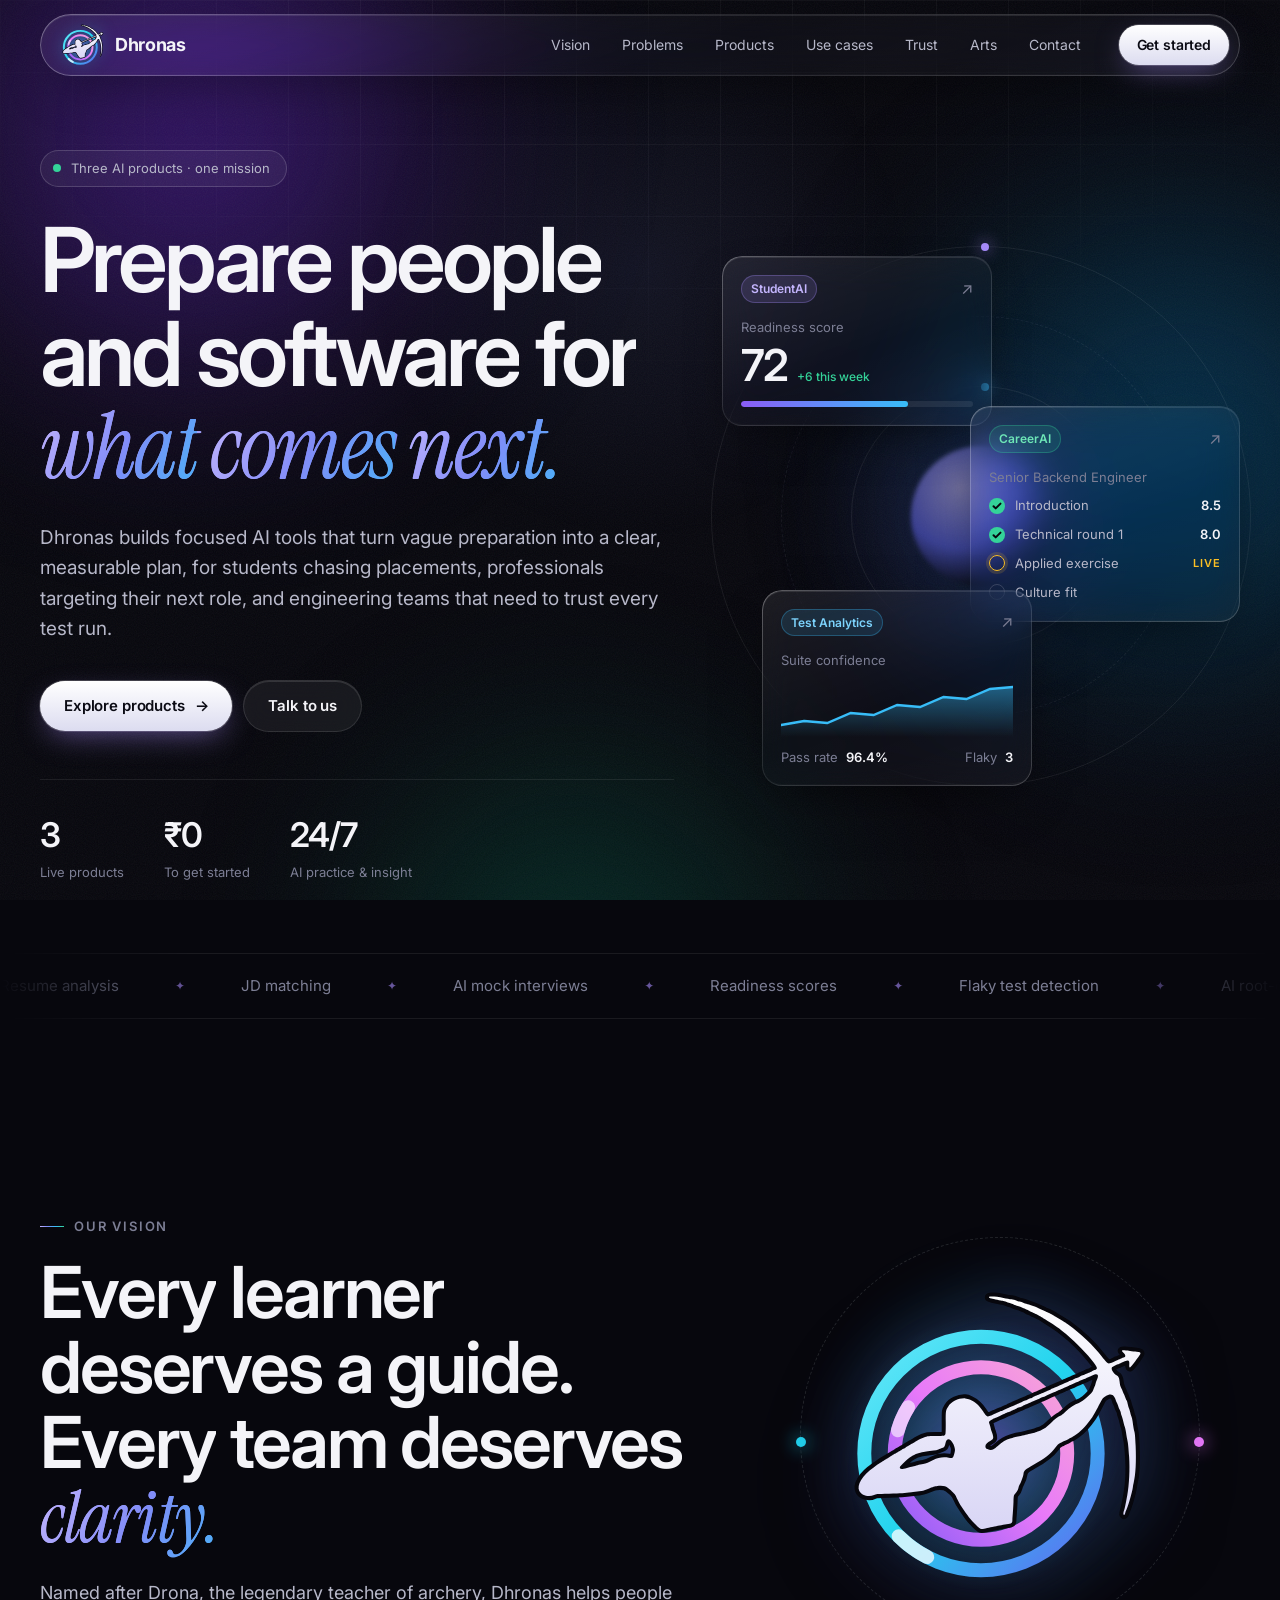
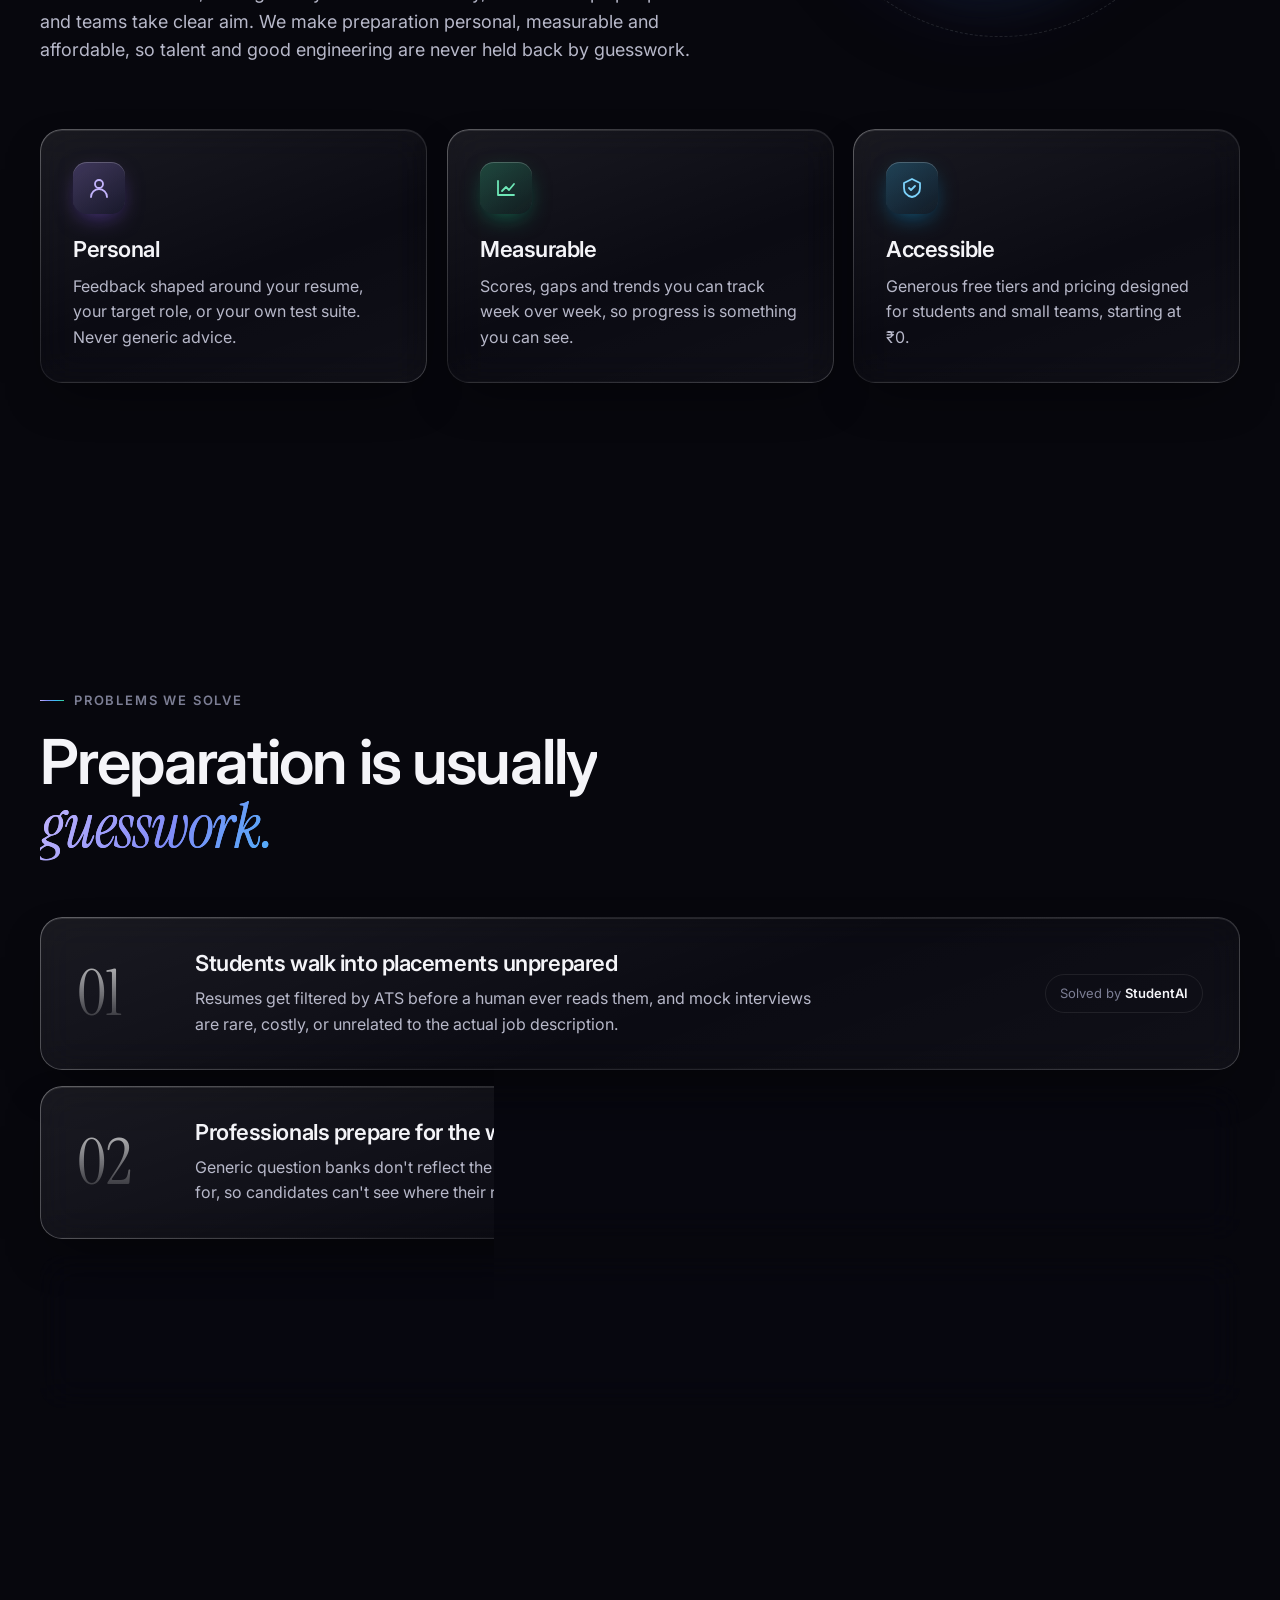
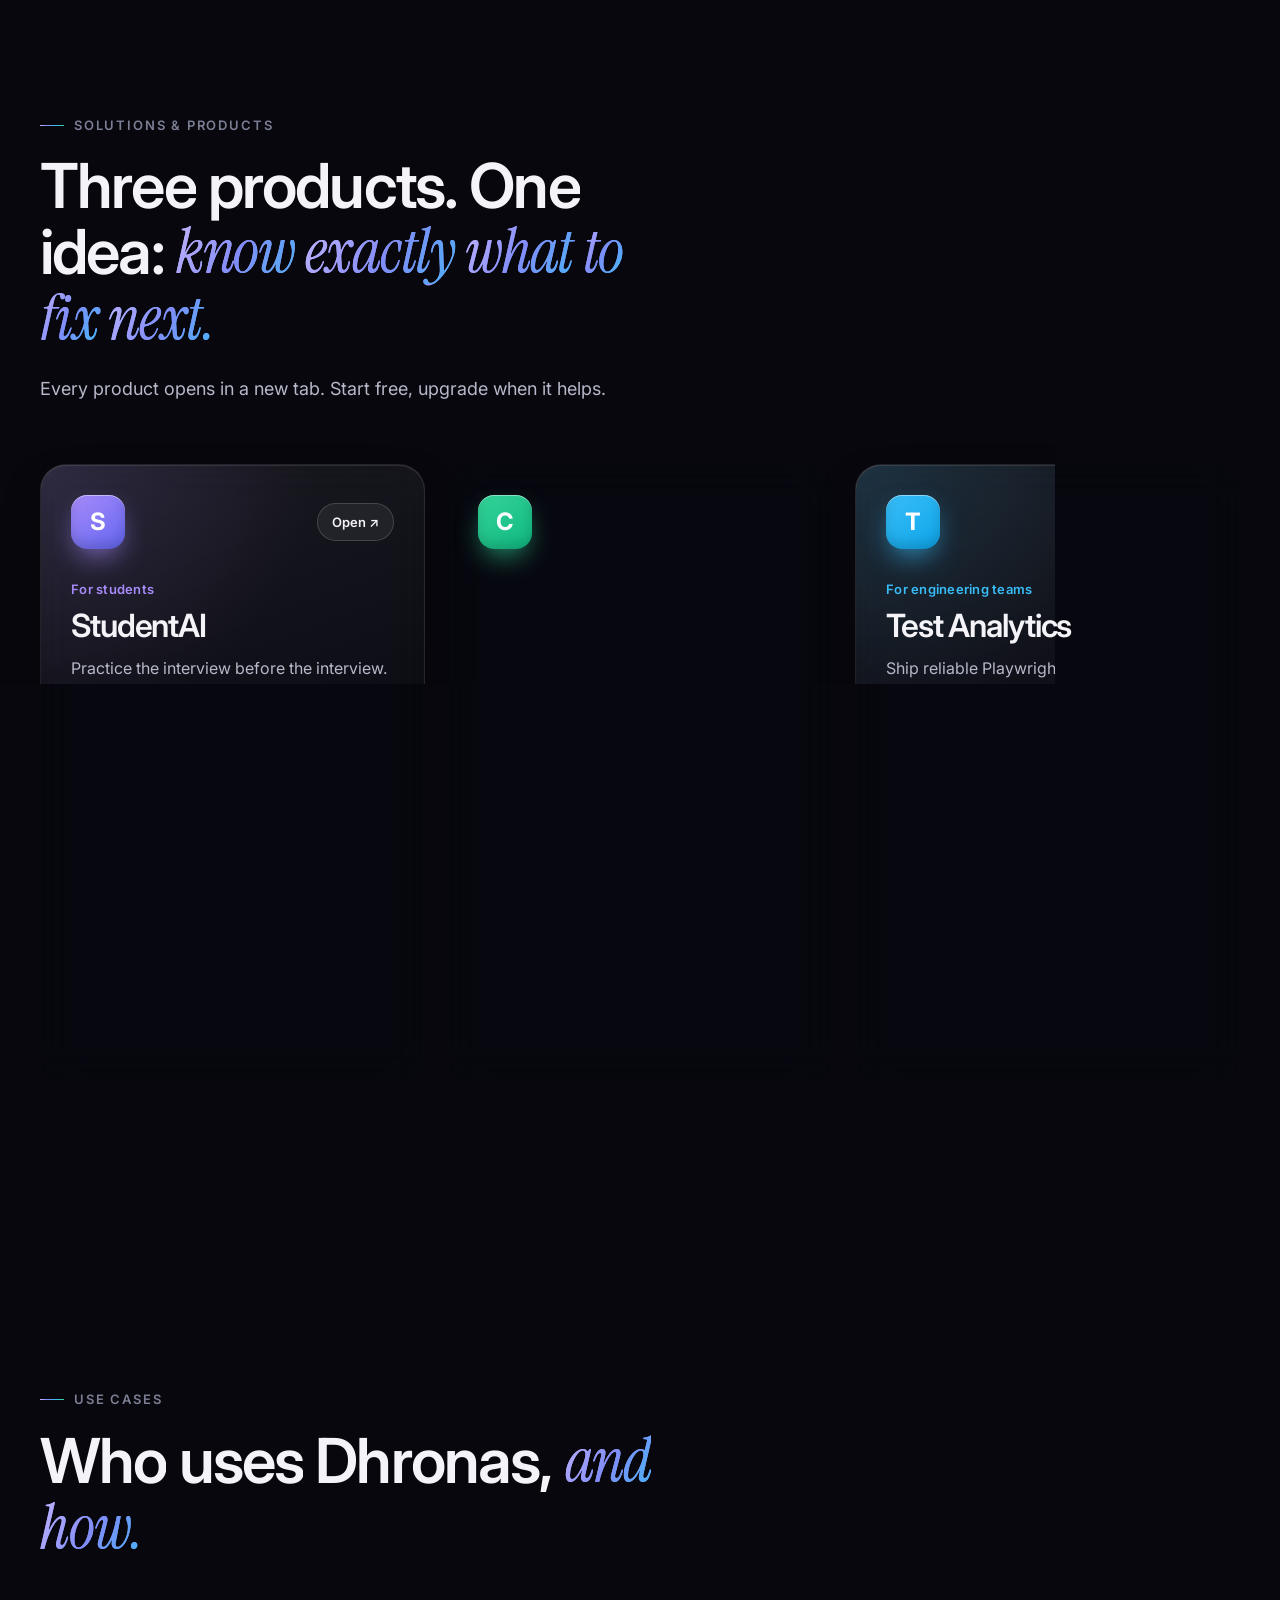
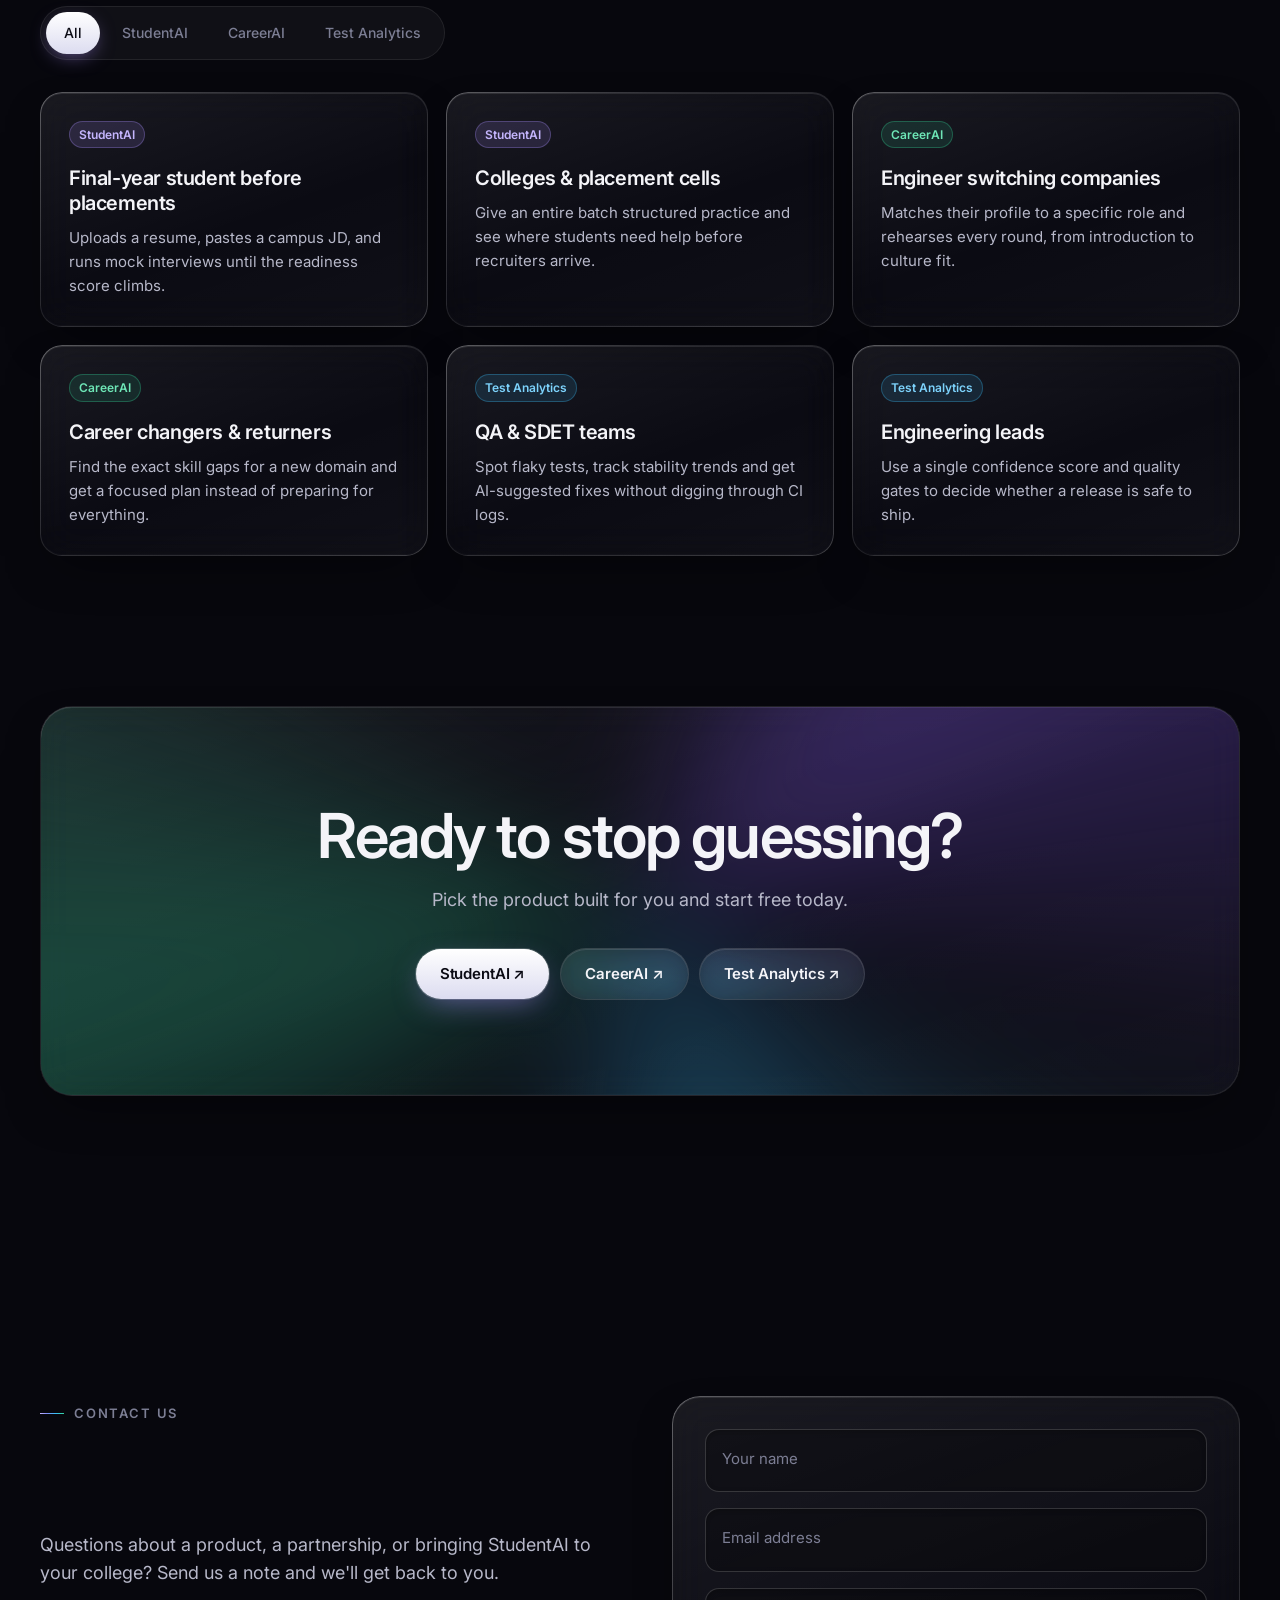
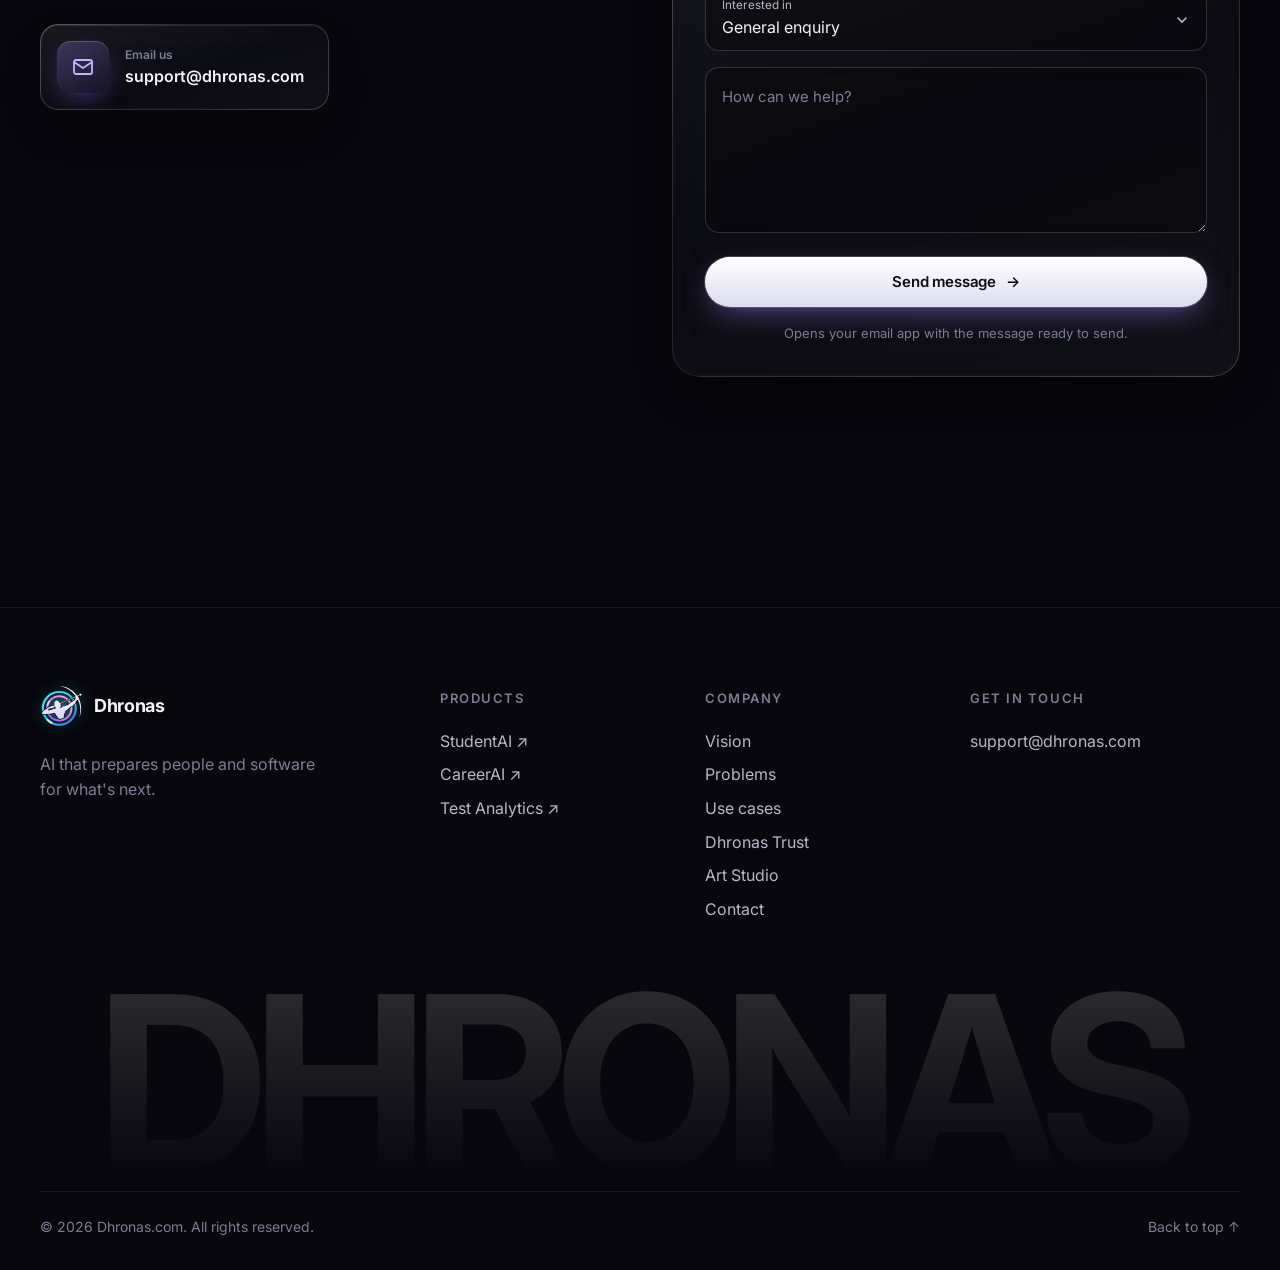
<file: index.html>
<!DOCTYPE html>
<html lang="en">
<head>
  <meta charset="UTF-8" />
  <meta name="viewport" content="width=device-width, initial-scale=1" />
  <meta name="color-scheme" content="dark" />
  <meta name="theme-color" content="#07070d" />
  <title>Dhronas — AI that prepares people and software for what's next</title>
  <meta name="description" content="Dhronas builds focused AI products: StudentAI for campus placements, CareerAI for working professionals, and Test Analytics for reliable Playwright test suites." />
  <meta property="og:title" content="Dhronas" />
  <meta property="og:description" content="AI that prepares people and software for what's next." />
  <meta property="og:url" content="https://dhronas.com/" />
  <meta property="og:type" content="website" />
  <link rel="canonical" href="https://dhronas.com/" />
  <link rel="icon" href="favicon.svg" type="image/svg+xml" />
  <link rel="preconnect" href="https://fonts.googleapis.com" />
  <link rel="preconnect" href="https://fonts.gstatic.com" crossorigin />
  <link href="https://fonts.googleapis.com/css2?family=Instrument+Serif:ital@0;1&family=Inter:wght@400;500;600;700&display=swap" rel="stylesheet" />
  <link rel="stylesheet" href="styles.css" />
</head>
<body>
  <!-- Logo: archer + target rings (symbol reused across the page) -->
  <svg class="svg-defs" aria-hidden="true" focusable="false">
    <defs>
      <linearGradient id="dh-cyan" x1="0" y1="0" x2="1" y2="1"><stop offset="0" stop-color="#67e8f9"/><stop offset=".5" stop-color="#22d3ee"/><stop offset="1" stop-color="#6366f1"/></linearGradient>
      <linearGradient id="dh-mag" x1="1" y1="0" x2="0" y2="1"><stop offset="0" stop-color="#f9a8d4"/><stop offset=".5" stop-color="#e879f9"/><stop offset="1" stop-color="#8b5cf6"/></linearGradient>
      <linearGradient id="dh-archer" x1="0" y1="0" x2="0" y2="1"><stop offset="0" stop-color="#ffffff"/><stop offset="1" stop-color="#d9d6f5"/></linearGradient>
      <radialGradient id="dh-glow"><stop offset="0" stop-color="#8b5cf6" stop-opacity=".55"/><stop offset=".6" stop-color="#22d3ee" stop-opacity=".12"/><stop offset="1" stop-color="#22d3ee" stop-opacity="0"/></radialGradient>
      <path id="dh-archer-path" d="M47.55 90.71C46.14 89.27 45.31 88.31 44.77 87.48C44.35 86.84 43.68 85.87 43.28 85.33C41.82 83.32 41.08 82.02 40.06 79.65C39.82 79.08 38.48 77.73 37.13 76.69C35.93 75.77 34.88 75.59 32.41 75.87C31.41 75.98 30.74 76.22 28.25 77.32C27.49 77.66 26.99 77.77 25.62 77.93C24.70 78.04 23.32 78.21 22.56 78.31C19.80 78.69 18.72 78.76 13.75 78.85C8.69 78.95 8.69 78.95 7.84 79.36C5.84 80.34 2.85 79.55 2.05 77.82C0.89 75.34 3.20 71.57 7.83 68.38C8.85 67.68 9.83 67.00 10.00 66.87C10.40 66.57 12.06 65.53 12.60 65.24C12.83 65.12 13.31 64.82 13.67 64.59C14.91 63.77 15.96 63.12 16.05 63.12C16.11 63.12 16.41 62.94 16.73 62.71C17.05 62.49 17.52 62.21 17.78 62.09C18.03 61.98 18.48 61.71 18.76 61.50C19.05 61.30 19.35 61.13 19.42 61.12C19.50 61.12 19.84 60.94 20.19 60.71C20.83 60.27 21.55 59.84 22.69 59.19C23.05 58.98 23.62 58.65 23.96 58.45C24.29 58.25 24.87 57.91 25.25 57.69C26.06 57.21 27.95 56.44 28.75 56.26C29.06 56.19 30.62 56.13 32.22 56.13C35.49 56.12 35.75 56.07 35.99 55.33C36.08 55.06 36.13 53.51 36.11 50.74C36.09 46.01 36.10 45.98 37.04 44.53C38.32 42.54 41.31 41.11 43.81 41.28C44.49 41.33 44.93 41.46 45.76 41.85C47.95 42.88 49.33 44.12 50.81 46.39C51.87 48.01 52.20 48.37 52.63 48.37C53.04 48.37 54.27 47.96 54.79 47.64C55.01 47.51 55.41 47.33 55.69 47.25C55.96 47.16 56.55 46.90 56.99 46.67C57.43 46.44 57.89 46.25 58.01 46.25C58.13 46.25 58.65 46.02 59.17 45.75C59.69 45.48 60.20 45.25 60.30 45.25C60.40 45.25 60.85 45.06 61.30 44.82C61.75 44.59 62.33 44.33 62.59 44.25C62.85 44.16 63.34 43.94 63.69 43.75C64.03 43.56 64.54 43.33 64.81 43.25C65.09 43.16 65.68 42.91 66.12 42.69C66.57 42.47 67.15 42.22 67.41 42.13C67.67 42.05 68.12 41.85 68.41 41.69C68.70 41.53 69.19 41.33 69.50 41.25C69.81 41.17 70.26 40.97 70.50 40.81C70.74 40.64 71.25 40.40 71.63 40.27C72.00 40.14 72.65 39.87 73.06 39.66C73.48 39.45 74.04 39.21 74.31 39.13C74.59 39.04 75.09 38.81 75.44 38.62C75.78 38.44 76.29 38.21 76.56 38.12C76.84 38.04 77.26 37.86 77.50 37.74C77.91 37.52 78.69 37.18 80.56 36.42C80.97 36.25 81.76 35.89 82.31 35.63C82.86 35.36 83.45 35.11 83.62 35.06C83.80 35.01 84.11 34.86 84.33 34.73C84.55 34.60 85.05 34.38 85.44 34.25C85.83 34.12 86.34 33.89 86.56 33.75C86.79 33.61 87.30 33.38 87.70 33.25C88.09 33.11 88.65 32.87 88.93 32.70C89.21 32.54 89.75 32.31 90.12 32.19C90.50 32.07 91.04 31.83 91.32 31.67C91.60 31.51 92.16 31.26 92.55 31.13C92.95 30.99 93.45 30.77 93.67 30.64C93.89 30.50 94.39 30.27 94.79 30.12C96.23 29.59 96.11 29.20 93.48 25.92C90.46 22.16 86.03 17.82 82.01 14.68C81.58 14.34 80.99 13.88 80.70 13.66C80.08 13.18 78.51 12.11 77.31 11.37C75.93 10.52 74.73 9.75 74.19 9.38C73.91 9.19 73.41 8.91 73.07 8.76C72.73 8.61 72.36 8.41 72.25 8.31C72.14 8.21 71.73 8.02 71.35 7.89C70.97 7.76 70.44 7.52 70.17 7.35C69.91 7.18 69.49 6.97 69.25 6.88C69.01 6.79 68.53 6.56 68.19 6.37C67.84 6.17 67.23 5.89 66.82 5.74C66.41 5.59 65.91 5.36 65.70 5.24C65.49 5.12 64.95 4.93 64.50 4.83C64.05 4.73 63.32 4.48 62.88 4.27C62.43 4.07 61.87 3.86 61.62 3.81C61.38 3.76 60.71 3.54 60.12 3.31C59.54 3.09 58.84 2.87 58.56 2.82C58.29 2.78 57.33 2.58 56.44 2.37C55.54 2.17 54.50 1.95 54.12 1.87C53.27 1.71 53.06 1.59 53.17 1.31C53.31 0.94 56.27 1.13 58.88 1.67C60.01 1.90 61.42 2.16 62.00 2.24C62.58 2.33 63.40 2.53 63.81 2.69C64.22 2.86 64.87 3.05 65.25 3.13C65.63 3.20 66.36 3.43 66.88 3.63C67.39 3.83 68.29 4.12 68.88 4.29C70.27 4.69 71.89 5.35 74.45 6.58C75.07 6.88 75.63 7.13 75.68 7.13C75.85 7.12 78.17 8.29 78.69 8.63C78.96 8.82 79.46 9.13 79.79 9.33C82.71 11.07 83.50 11.56 84.22 12.08C89.69 16.06 94.23 20.37 97.63 24.81C99.08 26.71 99.88 27.50 100.35 27.50C100.76 27.50 102.23 26.98 102.81 26.63C103.02 26.51 103.41 26.33 103.69 26.25C103.96 26.16 104.55 25.90 104.99 25.67C105.43 25.44 105.87 25.25 105.96 25.25C106.06 25.25 106.30 25.16 106.51 25.06C106.81 24.90 106.88 24.79 106.88 24.42C106.87 24.05 106.77 23.88 106.16 23.29C105.50 22.65 105.46 22.59 105.67 22.44C105.92 22.25 106.40 22.27 108.75 22.57C109.54 22.67 110.71 22.80 111.35 22.87C112.61 23.00 112.88 23.12 112.88 23.57C112.88 23.87 110.27 27.49 109.24 28.62C108.77 29.14 108.72 29.17 108.57 28.96C108.46 28.81 108.42 28.49 108.47 27.94C108.60 26.27 108.25 26.02 106.69 26.63C106.14 26.85 105.38 27.19 105.00 27.38C104.62 27.58 104.14 27.78 103.94 27.82C103.50 27.93 101.83 28.82 101.66 29.04C101.12 29.73 102.23 31.59 103.60 32.30C104.22 32.62 104.50 33.22 104.63 34.52C104.78 35.96 104.92 36.46 105.43 37.49C105.66 37.94 105.89 38.45 105.94 38.62C105.99 38.80 106.19 39.25 106.37 39.62C106.56 40.00 106.82 40.62 106.94 41.00C107.06 41.38 107.27 41.85 107.39 42.06C107.52 42.27 107.71 42.86 107.82 43.37C107.93 43.89 108.18 44.73 108.37 45.25C108.57 45.77 108.79 46.52 108.87 46.93C108.96 47.33 109.16 48.02 109.32 48.46C109.49 48.89 109.68 49.66 109.75 50.16C110.08 52.53 110.17 53.02 110.45 54.19C110.72 55.27 110.79 56.04 110.97 59.98C111.25 66.24 110.98 71.36 110.20 74.49C110.10 74.87 109.96 75.69 109.88 76.31C109.65 78.10 107.98 83.95 107.34 85.20C107.16 85.56 106.95 86.10 106.87 86.42C106.71 87.02 106.47 87.33 106.26 87.19C106.04 87.06 106.11 86.29 106.42 85.40C106.72 84.53 106.94 83.49 107.69 79.38C108.44 75.33 108.73 69.10 108.40 64.31C108.11 60.09 108.01 59.09 107.68 57.56C107.50 56.74 107.28 55.42 107.17 54.62C107.06 53.80 106.85 52.86 106.68 52.42C106.51 52.00 106.28 51.22 106.18 50.69C106.08 50.16 105.80 49.15 105.56 48.44C105.32 47.74 105.12 47.05 105.13 46.92C105.13 46.78 104.93 46.28 104.70 45.80C104.47 45.33 104.21 44.69 104.12 44.38C104.04 44.07 103.82 43.51 103.62 43.13C103.43 42.75 103.20 42.18 103.12 41.88C102.93 41.13 102.30 40.16 101.86 39.93C101.11 39.54 100.33 39.70 98.97 40.52C98.05 41.07 97.96 41.20 96.96 43.13C95.66 45.67 94.44 47.87 93.88 48.69C91.95 51.49 89.73 53.93 87.93 55.22C86.84 56.01 85.47 56.87 85.31 56.88C85.24 56.88 84.90 57.05 84.56 57.27C84.22 57.48 83.68 57.75 83.38 57.85C83.07 57.96 82.61 58.17 82.36 58.32C82.11 58.48 81.70 58.70 81.44 58.80C80.68 59.12 80.01 59.74 79.12 60.93C77.53 63.08 75.14 64.94 70.88 67.37C67.35 69.38 66.95 69.75 66.75 71.14C66.62 72.02 65.83 74.22 65.31 75.16C65.12 75.49 64.89 76.08 64.79 76.47C64.55 77.40 64.21 78.03 63.63 78.67C62.93 79.44 62.91 79.50 62.82 82.06C62.77 83.37 62.65 85.37 62.56 86.50C62.46 87.63 62.38 88.86 62.38 89.21C62.37 90.48 62.19 90.61 60.06 90.93C59.38 91.03 58.14 91.25 57.31 91.42C56.49 91.59 55.39 91.79 54.88 91.88C54.36 91.96 53.25 92.19 52.41 92.39C49.71 93.03 49.90 93.09 47.55 90.71ZM20.82 68.69C21.64 68.44 22.68 68.18 23.12 68.11C23.57 68.03 24.42 67.81 25.00 67.62C25.58 67.43 26.57 67.21 27.19 67.13C28.36 66.98 29.41 66.58 31.19 65.61C33.08 64.59 35.16 64.27 37.31 64.68C38.37 64.89 38.75 64.81 39.05 64.35C39.34 63.90 39.75 62.26 39.75 61.55C39.75 59.88 38.24 57.38 37.22 57.38C36.58 57.38 36.27 57.79 35.98 59.02C35.66 60.38 35.52 60.57 34.67 60.82C34.29 60.93 33.63 61.19 33.21 61.38C32.69 61.62 32.07 61.78 31.31 61.86C29.09 62.12 27.33 62.38 26.70 62.56C26.35 62.65 25.73 62.80 25.31 62.88C24.90 62.96 24.38 63.14 24.15 63.28C23.92 63.42 23.47 63.66 23.14 63.82C21.82 64.45 18.00 67.96 18.00 68.54C18.00 69.26 18.73 69.30 20.82 68.69ZM55.12 61.22C55.37 61.07 55.98 60.59 56.50 60.13C58.47 58.40 59.94 57.50 61.49 57.12C62.01 56.99 62.77 56.77 63.17 56.63C63.58 56.49 64.45 56.29 65.11 56.19C65.77 56.08 66.90 55.83 67.62 55.63C68.35 55.44 69.32 55.21 69.79 55.13C70.26 55.05 71.05 54.83 71.55 54.63C72.04 54.44 72.70 54.21 73.00 54.13C73.31 54.05 73.76 53.85 74.01 53.69C74.25 53.53 74.74 53.26 75.09 53.08C75.47 52.89 76.41 52.10 77.47 51.08C79.25 49.37 80.25 48.61 81.25 48.16C81.59 48.02 82.37 47.39 83.19 46.61C85.08 44.81 87.05 43.52 88.60 43.06C90.17 42.59 93.94 39.23 94.25 38.02C94.32 37.72 94.52 37.21 94.67 36.89C94.83 36.57 95.05 35.94 95.17 35.49C95.28 35.03 95.54 34.30 95.75 33.86C96.15 33.00 96.23 32.31 95.95 31.94C95.68 31.57 94.99 31.66 93.84 32.23C93.27 32.50 92.67 32.77 92.50 32.82C92.33 32.87 91.85 33.09 91.44 33.32C91.03 33.55 90.48 33.77 90.22 33.82C89.97 33.86 89.51 34.06 89.22 34.25C88.92 34.43 88.37 34.69 87.99 34.81C87.62 34.93 87.08 35.17 86.80 35.33C86.52 35.49 85.96 35.74 85.56 35.88C85.16 36.01 84.65 36.23 84.44 36.36C84.22 36.49 83.82 36.66 83.55 36.75C83.28 36.83 82.76 37.07 82.39 37.28C82.01 37.48 81.42 37.74 81.07 37.84C80.72 37.94 80.21 38.16 79.93 38.33C79.65 38.49 79.11 38.73 78.74 38.86C77.99 39.13 76.37 39.85 75.50 40.30C75.19 40.46 74.71 40.66 74.44 40.75C74.16 40.84 73.57 41.09 73.12 41.31C72.68 41.54 72.17 41.76 72.00 41.81C71.62 41.92 69.76 42.73 68.56 43.31C68.08 43.54 67.55 43.77 67.38 43.82C67.20 43.86 66.78 44.05 66.44 44.24C66.09 44.43 65.50 44.69 65.12 44.81C64.75 44.93 64.27 45.13 64.06 45.26C63.86 45.38 63.38 45.60 63.00 45.74C62.62 45.89 62.06 46.14 61.75 46.30C61.44 46.46 61.05 46.64 60.88 46.68C60.57 46.77 59.46 47.25 57.44 48.19C56.89 48.44 56.16 48.75 55.81 48.88C54.76 49.25 53.45 50.04 53.28 50.40C53.15 50.68 53.15 50.82 53.32 51.27C53.44 51.57 53.64 52.26 53.78 52.81C53.91 53.36 54.16 54.18 54.32 54.62C55.11 56.76 55.02 57.33 53.80 57.94C52.46 58.61 51.75 59.35 51.75 60.10C51.75 60.69 51.93 60.96 52.54 61.27C53.54 61.78 54.19 61.77 55.12 61.22Z"/>
      <symbol id="dh-logo" viewBox="-4 -4 123 121">
        <circle cx="50" cy="63" r="54" fill="url(#dh-glow)"/>
        <circle cx="50" cy="63" r="46" fill="none" stroke="url(#dh-cyan)" stroke-width="5.5"/>
        <circle cx="50" cy="63" r="34" fill="none" stroke="url(#dh-mag)" stroke-width="5.5"/>
        <circle cx="50" cy="63" r="46" fill="none" stroke="#fff" stroke-width="5.5" stroke-linecap="round" stroke-dasharray="14 275" opacity=".75">
          <animateTransform attributeName="transform" type="rotate" from="0 50 63" to="360 50 63" dur="7s" repeatCount="indefinite"/>
        </circle>
        <circle cx="50" cy="63" r="34" fill="none" stroke="#fff" stroke-width="5.5" stroke-linecap="round" stroke-dasharray="10 204" opacity=".6">
          <animateTransform attributeName="transform" type="rotate" from="360 50 63" to="0 50 63" dur="5s" repeatCount="indefinite"/>
        </circle>
        <use href="#dh-archer-path" fill="none" stroke="#07070d" stroke-width="3.2" stroke-linejoin="round"/>
        <use href="#dh-archer-path" fill="url(#dh-archer)"/>
      </symbol>
    </defs>
  </svg>
  <a class="skip" href="#main">Skip to content</a>

  <!-- Ambient background -->
  <div class="bg" aria-hidden="true">
    <div class="aurora a1"></div>
    <div class="aurora a2"></div>
    <div class="aurora a3"></div>
    <div class="grid-lines"></div>
    <div class="noise"></div>
  </div>
  <div class="spotlight" aria-hidden="true"></div>
  <div class="progress" aria-hidden="true"></div>

  <header class="nav" id="nav">
    <div class="nav-inner glass">
      <a class="brand" href="#top" aria-label="Dhronas home">
        <span class="logo" aria-hidden="true"><svg><use href="#dh-logo"/></svg></span>
        <span>Dhronas</span>
      </a>
      <nav id="nav-links" class="nav-links">
        <a href="#vision">Vision</a>
        <a href="#problems">Problems</a>
        <a href="#products">Products</a>
        <a href="#use-cases">Use cases</a>
        <a href="/trust/">Trust</a>
        <a href="/arts/">Arts</a>
        <a href="#contact">Contact</a>
      </nav>
      <a class="btn btn-sm magnetic nav-cta" href="#products"><span>Get started</span></a>
      <button class="nav-toggle" aria-expanded="false" aria-controls="nav-links" aria-label="Open menu">
        <span></span><span></span>
      </button>
    </div>
  </header>

  <main id="main">
    <!-- HERO -->
    <section class="hero" id="top">
      <div class="wrap hero-grid">
        <div class="hero-copy">
          <p class="pill reveal"><span class="dot"></span> Three AI products · one mission</p>
          <h1 class="split" data-split>
            Prepare people and software for <em>what comes next.</em>
          </h1>
          <p class="lead reveal" style="--d: .5s">
            Dhronas builds focused AI tools that turn vague preparation into a clear, measurable plan,
            for students chasing placements, professionals targeting their next role, and engineering
            teams that need to trust every test run.
          </p>
          <div class="hero-actions reveal" style="--d: .65s">
            <a class="btn magnetic" href="#products"><span>Explore products</span><i aria-hidden="true">→</i></a>
            <a class="btn btn-glass magnetic" href="#contact"><span>Talk to us</span></a>
          </div>
          <dl class="stats reveal" style="--d: .8s">
            <div><dt><span data-count="3">0</span></dt><dd>Live products</dd></div>
            <div><dt>₹<span data-count="0">0</span></dt><dd>To get started</dd></div>
            <div><dt><span data-count="24">0</span>/7</dt><dd>AI practice & insight</dd></div>
          </dl>
        </div>

        <!-- Floating product stack -->
        <div class="hero-visual" data-parallax-root>
          <div class="orbit" aria-hidden="true">
            <div class="ring r1"></div><div class="ring r2"></div><div class="ring r3"></div>
            <div class="core"></div>
          </div>

          <a class="float-card glass fc1 tilt" data-depth="30" href="https://studentai-frontend-production.up.railway.app/" target="_blank" rel="noopener noreferrer">
            <div class="fc-top"><span class="chip violet">StudentAI</span><span class="ext">↗</span></div>
            <p class="fc-label">Readiness score</p>
            <div class="fc-score"><span data-count="72">0</span><small>+6 this week</small></div>
            <div class="bar"><i style="--w: 72%"></i></div>
          </a>

          <a class="float-card glass fc2 tilt" data-depth="55" href="https://careerai-frontendbackend-production.up.railway.app/" target="_blank" rel="noopener noreferrer">
            <div class="fc-top"><span class="chip emerald">CareerAI</span><span class="ext">↗</span></div>
            <p class="fc-label">Senior Backend Engineer</p>
            <ul class="steps">
              <li class="done">Introduction <b>8.5</b></li>
              <li class="done">Technical round 1 <b>8.0</b></li>
              <li class="live">Applied exercise <b>live</b></li>
              <li>Culture fit</li>
            </ul>
          </a>

          <a class="float-card glass fc3 tilt" data-depth="40" href="https://www.test-analytics.in/" target="_blank" rel="noopener noreferrer">
            <div class="fc-top"><span class="chip cyan">Test Analytics</span><span class="ext">↗</span></div>
            <p class="fc-label">Suite confidence</p>
            <svg class="spark" viewBox="0 0 200 60" preserveAspectRatio="none" aria-hidden="true">
              <defs><linearGradient id="sg" x1="0" x2="0" y1="0" y2="1"><stop offset="0" stop-color="#38bdf8" stop-opacity=".45"/><stop offset="1" stop-color="#38bdf8" stop-opacity="0"/></linearGradient></defs>
              <path class="spark-fill" d="M0 48 L20 44 L40 46 L60 36 L80 38 L100 28 L120 30 L140 20 L160 22 L180 12 L200 10 L200 60 L0 60Z" fill="url(#sg)"/>
              <path class="spark-line" d="M0 48 L20 44 L40 46 L60 36 L80 38 L100 28 L120 30 L140 20 L160 22 L180 12 L200 10" fill="none" stroke="#38bdf8" stroke-width="2.5" stroke-linecap="round" stroke-linejoin="round"/>
            </svg>
            <div class="fc-row"><span>Pass rate <b>96.4%</b></span><span>Flaky <b>3</b></span></div>
          </a>
        </div>
      </div>

      <div class="marquee" aria-hidden="true">
        <div class="marquee-track">
          <span>Resume analysis</span><span>JD matching</span><span>AI mock interviews</span><span>Readiness scores</span><span>Flaky test detection</span><span>AI root-cause analysis</span><span>Performance alerts</span><span>Progress dashboards</span>
          <span>Resume analysis</span><span>JD matching</span><span>AI mock interviews</span><span>Readiness scores</span><span>Flaky test detection</span><span>AI root-cause analysis</span><span>Performance alerts</span><span>Progress dashboards</span>
        </div>
      </div>
    </section>

    <!-- VISION -->
    <section class="section" id="vision">
      <div class="wrap">
        <div class="vision-head">
          <div>
            <p class="eyebrow reveal">Our vision</p>
            <h2 class="vision-quote split" data-split>
              Every learner deserves a guide. Every team deserves <em>clarity.</em>
            </h2>
            <p class="section-lead reveal">
              Named after Drona, the legendary teacher of archery, Dhronas helps people and teams
              take clear aim. We make preparation personal, measurable and affordable, so talent
              and good engineering are never held back by guesswork.
            </p>
          </div>
          <div class="emblem reveal" style="--d: .2s" aria-hidden="true">
            <div class="emblem-halo"></div>
            <div class="emblem-ring"></div>
            <svg class="emblem-logo"><use href="#dh-logo"/></svg>
          </div>
        </div>
        <div class="pillars">
          <article class="pillar glass reveal tilt" style="--d: .05s">
            <div class="icon violet"><svg viewBox="0 0 24 24"><circle cx="12" cy="8" r="4"/><path d="M4 21c0-4.4 3.6-8 8-8s8 3.6 8 8"/></svg></div>
            <h3>Personal</h3>
            <p>Feedback shaped around your resume, your target role, or your own test suite. Never generic advice.</p>
          </article>
          <article class="pillar glass reveal tilt" style="--d: .15s">
            <div class="icon emerald"><svg viewBox="0 0 24 24"><path d="M4 19V5M4 19h16M8 15l4-4 3 3 5-6"/></svg></div>
            <h3>Measurable</h3>
            <p>Scores, gaps and trends you can track week over week, so progress is something you can see.</p>
          </article>
          <article class="pillar glass reveal tilt" style="--d: .25s">
            <div class="icon cyan"><svg viewBox="0 0 24 24"><path d="M12 3l8 4v5c0 5-3.5 8-8 9-4.5-1-8-4-8-9V7z"/><path d="M9 12l2 2 4-4"/></svg></div>
            <h3>Accessible</h3>
            <p>Generous free tiers and pricing designed for students and small teams, starting at ₹0.</p>
          </article>
        </div>
      </div>
    </section>

    <!-- PROBLEMS -->
    <section class="section" id="problems">
      <div class="wrap">
        <p class="eyebrow reveal">Problems we solve</p>
        <h2 class="split" data-split>Preparation is usually <em>guesswork.</em></h2>
        <div class="problems">
          <article class="problem glass reveal" style="--d: .05s">
            <span class="num">01</span>
            <div>
              <h3>Students walk into placements unprepared</h3>
              <p>Resumes get filtered by ATS before a human ever reads them, and mock interviews are rare, costly, or unrelated to the actual job description.</p>
            </div>
            <span class="solved">Solved by <b>StudentAI</b></span>
          </article>
          <article class="problem glass reveal" style="--d: .15s">
            <span class="num">02</span>
            <div>
              <h3>Professionals prepare for the wrong interview</h3>
              <p>Generic question banks don't reflect the company, domain and level being hired for, so candidates can't see where their real gaps are.</p>
            </div>
            <span class="solved">Solved by <b>CareerAI</b></span>
          </article>
          <article class="problem glass reveal" style="--d: .25s">
            <span class="num">03</span>
            <div>
              <h3>Teams can't trust their test suites</h3>
              <p>Flaky Playwright tests and slow regressions hide inside CI logs, eroding release confidence and burning engineering hours on reruns.</p>
            </div>
            <span class="solved">Solved by <b>Test Analytics</b></span>
          </article>
        </div>
      </div>
    </section>

    <!-- PRODUCTS -->
    <section class="section" id="products">
      <div class="wrap">
        <p class="eyebrow reveal">Solutions & products</p>
        <h2 class="split" data-split>Three products. One idea: <em>know exactly what to fix next.</em></h2>
        <p class="section-lead reveal">Every product opens in a new tab. Start free, upgrade when it helps.</p>

        <div class="products">
          <a class="product glass tilt reveal" style="--d: .05s; --accent: #a78bfa; --accent2: #6366f1" href="https://studentai-frontend-production.up.railway.app/" target="_blank" rel="noopener noreferrer">
            <div class="glare" aria-hidden="true"></div>
            <div class="product-top">
              <span class="p-logo">S</span>
              <span class="p-open">Open ↗</span>
            </div>
            <span class="p-for">For students</span>
            <h3>StudentAI</h3>
            <p class="tagline">Practice the interview before the interview.</p>
            <ul class="features">
              <li>Resume analyzer: ATS, skills & project feedback</li>
              <li>JD matcher with missing skills and a prep plan</li>
              <li>AI interviewer with contextual follow-ups</li>
              <li>Readiness dashboard to track progress</li>
            </ul>
            <div class="p-foot"><span>Free plan</span><span>from <b>₹99</b>/mo</span></div>
          </a>

          <a class="product glass tilt reveal featured" style="--d: .15s; --accent: #34d399; --accent2: #10b981" href="https://careerai-frontendbackend-production.up.railway.app/" target="_blank" rel="noopener noreferrer">
            <div class="glare" aria-hidden="true"></div>
            <div class="product-top">
              <span class="p-logo">C</span>
              <span class="p-open">Open ↗</span>
            </div>
            <span class="p-for">For working professionals</span>
            <h3>CareerAI</h3>
            <p class="tagline">Prepare for the exact role, not a generic interview.</p>
            <ul class="features">
              <li>Resume scan with ATS score & keyword analysis</li>
              <li>Job description matcher showing gaps to close</li>
              <li>Multi-round mock interviews, intro to culture fit</li>
              <li>Coding exercises, scored results, progress tracking</li>
            </ul>
            <div class="p-foot"><span>Free plan</span><span>from <b>₹199</b>/mo</span></div>
          </a>

          <a class="product glass tilt reveal" style="--d: .25s; --accent: #38bdf8; --accent2: #0ea5e9" href="https://www.test-analytics.in/" target="_blank" rel="noopener noreferrer">
            <div class="glare" aria-hidden="true"></div>
            <div class="product-top">
              <span class="p-logo">T</span>
              <span class="p-open">Open ↗</span>
            </div>
            <span class="p-for">For engineering teams</span>
            <h3>Test Analytics</h3>
            <p class="tagline">Ship reliable Playwright suites with analytics built for stability.</p>
            <ul class="features">
              <li>Pass rate, duration & flakiness across every run</li>
              <li>Automatic flaky test detection & performance alerts</li>
              <li>AI root-cause investigation for failing tests</li>
              <li>Drop-in Playwright reporter & Slack notifications</li>
            </ul>
            <div class="p-foot"><span>14-day free trial</span><span>no card needed</span></div>
          </a>
        </div>
      </div>
    </section>

    <!-- USE CASES -->
    <section class="section" id="use-cases">
      <div class="wrap">
        <p class="eyebrow reveal">Use cases</p>
        <h2 class="split" data-split>Who uses Dhronas, <em>and how.</em></h2>

        <div class="tabs reveal" role="tablist" aria-label="Filter use cases">
          <button role="tab" aria-selected="true" data-filter="all">All</button>
          <button role="tab" aria-selected="false" data-filter="student">StudentAI</button>
          <button role="tab" aria-selected="false" data-filter="career">CareerAI</button>
          <button role="tab" aria-selected="false" data-filter="test">Test Analytics</button>
          <span class="tab-pill" aria-hidden="true"></span>
        </div>

        <div class="cases">
          <article class="case glass reveal" data-cat="student">
            <span class="case-tag violet">StudentAI</span>
            <h3>Final-year student before placements</h3>
            <p>Uploads a resume, pastes a campus JD, and runs mock interviews until the readiness score climbs.</p>
          </article>
          <article class="case glass reveal" data-cat="student">
            <span class="case-tag violet">StudentAI</span>
            <h3>Colleges & placement cells</h3>
            <p>Give an entire batch structured practice and see where students need help before recruiters arrive.</p>
          </article>
          <article class="case glass reveal" data-cat="career">
            <span class="case-tag emerald">CareerAI</span>
            <h3>Engineer switching companies</h3>
            <p>Matches their profile to a specific role and rehearses every round, from introduction to culture fit.</p>
          </article>
          <article class="case glass reveal" data-cat="career">
            <span class="case-tag emerald">CareerAI</span>
            <h3>Career changers & returners</h3>
            <p>Find the exact skill gaps for a new domain and get a focused plan instead of preparing for everything.</p>
          </article>
          <article class="case glass reveal" data-cat="test">
            <span class="case-tag cyan">Test Analytics</span>
            <h3>QA & SDET teams</h3>
            <p>Spot flaky tests, track stability trends and get AI-suggested fixes without digging through CI logs.</p>
          </article>
          <article class="case glass reveal" data-cat="test">
            <span class="case-tag cyan">Test Analytics</span>
            <h3>Engineering leads</h3>
            <p>Use a single confidence score and quality gates to decide whether a release is safe to ship.</p>
          </article>
        </div>
      </div>
    </section>

    <!-- CTA band -->
    <section class="section cta-section">
      <div class="wrap">
        <div class="cta glass reveal">
          <div class="cta-glow" aria-hidden="true"></div>
          <h2>Ready to stop guessing?</h2>
          <p>Pick the product built for you and start free today.</p>
          <div class="cta-actions">
            <a class="btn magnetic" href="https://studentai-frontend-production.up.railway.app/" target="_blank" rel="noopener noreferrer"><span>StudentAI ↗</span></a>
            <a class="btn btn-glass magnetic" href="https://careerai-frontendbackend-production.up.railway.app/" target="_blank" rel="noopener noreferrer"><span>CareerAI ↗</span></a>
            <a class="btn btn-glass magnetic" href="https://www.test-analytics.in/" target="_blank" rel="noopener noreferrer"><span>Test Analytics ↗</span></a>
          </div>
        </div>
      </div>
    </section>

    <!-- CONTACT -->
    <section class="section" id="contact">
      <div class="wrap contact">
        <div class="contact-copy">
          <p class="eyebrow reveal">Contact us</p>
          <h2 class="split" data-split>Let's <em>talk.</em></h2>
          <p class="section-lead reveal">
            Questions about a product, a partnership, or bringing StudentAI to your college?
            Send us a note and we'll get back to you.
          </p>
          <a class="contact-card glass reveal" href="mailto:support@dhronas.com">
            <span class="icon violet"><svg viewBox="0 0 24 24"><rect x="3" y="5" width="18" height="14" rx="2"/><path d="M3 7l9 6 9-6"/></svg></span>
            <span><small>Email us</small>support@dhronas.com</span>
          </a>
        </div>

        <form class="form glass reveal" id="contact-form" novalidate style="--d: .15s">
          <div class="field">
            <input type="text" id="f-name" name="name" autocomplete="name" placeholder=" " required />
            <label for="f-name">Your name</label>
          </div>
          <div class="field">
            <input type="email" id="f-email" name="email" autocomplete="email" placeholder=" " required />
            <label for="f-email">Email address</label>
          </div>
          <div class="field">
            <select id="f-topic" name="topic">
              <option>General enquiry</option>
              <option>StudentAI</option>
              <option>StudentAI for colleges</option>
              <option>CareerAI</option>
              <option>Test Analytics</option>
              <option>Partnership</option>
            </select>
            <label for="f-topic" class="fixed">Interested in</label>
          </div>
          <div class="field">
            <textarea id="f-message" name="message" rows="5" placeholder=" " required></textarea>
            <label for="f-message">How can we help?</label>
          </div>
          <button class="btn btn-block magnetic" type="submit"><span>Send message</span><i aria-hidden="true">→</i></button>
          <p class="form-note" id="form-note" role="status">Opens your email app with the message ready to send.</p>
        </form>
      </div>
    </section>
  </main>

  <footer class="footer">
    <div class="wrap">
      <div class="footer-grid">
        <div class="footer-brand">
          <a class="brand" href="#top">
            <span class="logo" aria-hidden="true"><svg><use href="#dh-logo"/></svg></span>
            <span>Dhronas</span>
          </a>
          <p>AI that prepares people and software for what's next.</p>
        </div>
        <div>
          <h4>Products</h4>
          <a href="https://studentai-frontend-production.up.railway.app/" target="_blank" rel="noopener noreferrer">StudentAI ↗</a>
          <a href="https://careerai-frontendbackend-production.up.railway.app/" target="_blank" rel="noopener noreferrer">CareerAI ↗</a>
          <a href="https://www.test-analytics.in/" target="_blank" rel="noopener noreferrer">Test Analytics ↗</a>
        </div>
        <div>
          <h4>Company</h4>
          <a href="#vision">Vision</a>
          <a href="#problems">Problems</a>
          <a href="#use-cases">Use cases</a>
          <a href="/trust/">Dhronas Trust</a>
          <a href="/arts/">Art Studio</a>
          <a href="#contact">Contact</a>
        </div>
        <div>
          <h4>Get in touch</h4>
          <a href="mailto:support@dhronas.com">support@dhronas.com</a>
        </div>
      </div>
      <div class="footer-word" aria-hidden="true">DHRONAS</div>
      <div class="footer-bottom">
        <span>© <span id="year">2026</span> Dhronas.com. All rights reserved.</span>
        <a href="#top" class="to-top">Back to top ↑</a>
      </div>
    </div>
  </footer>

  <script src="script.js"></script>
</body>
</html>
</file>
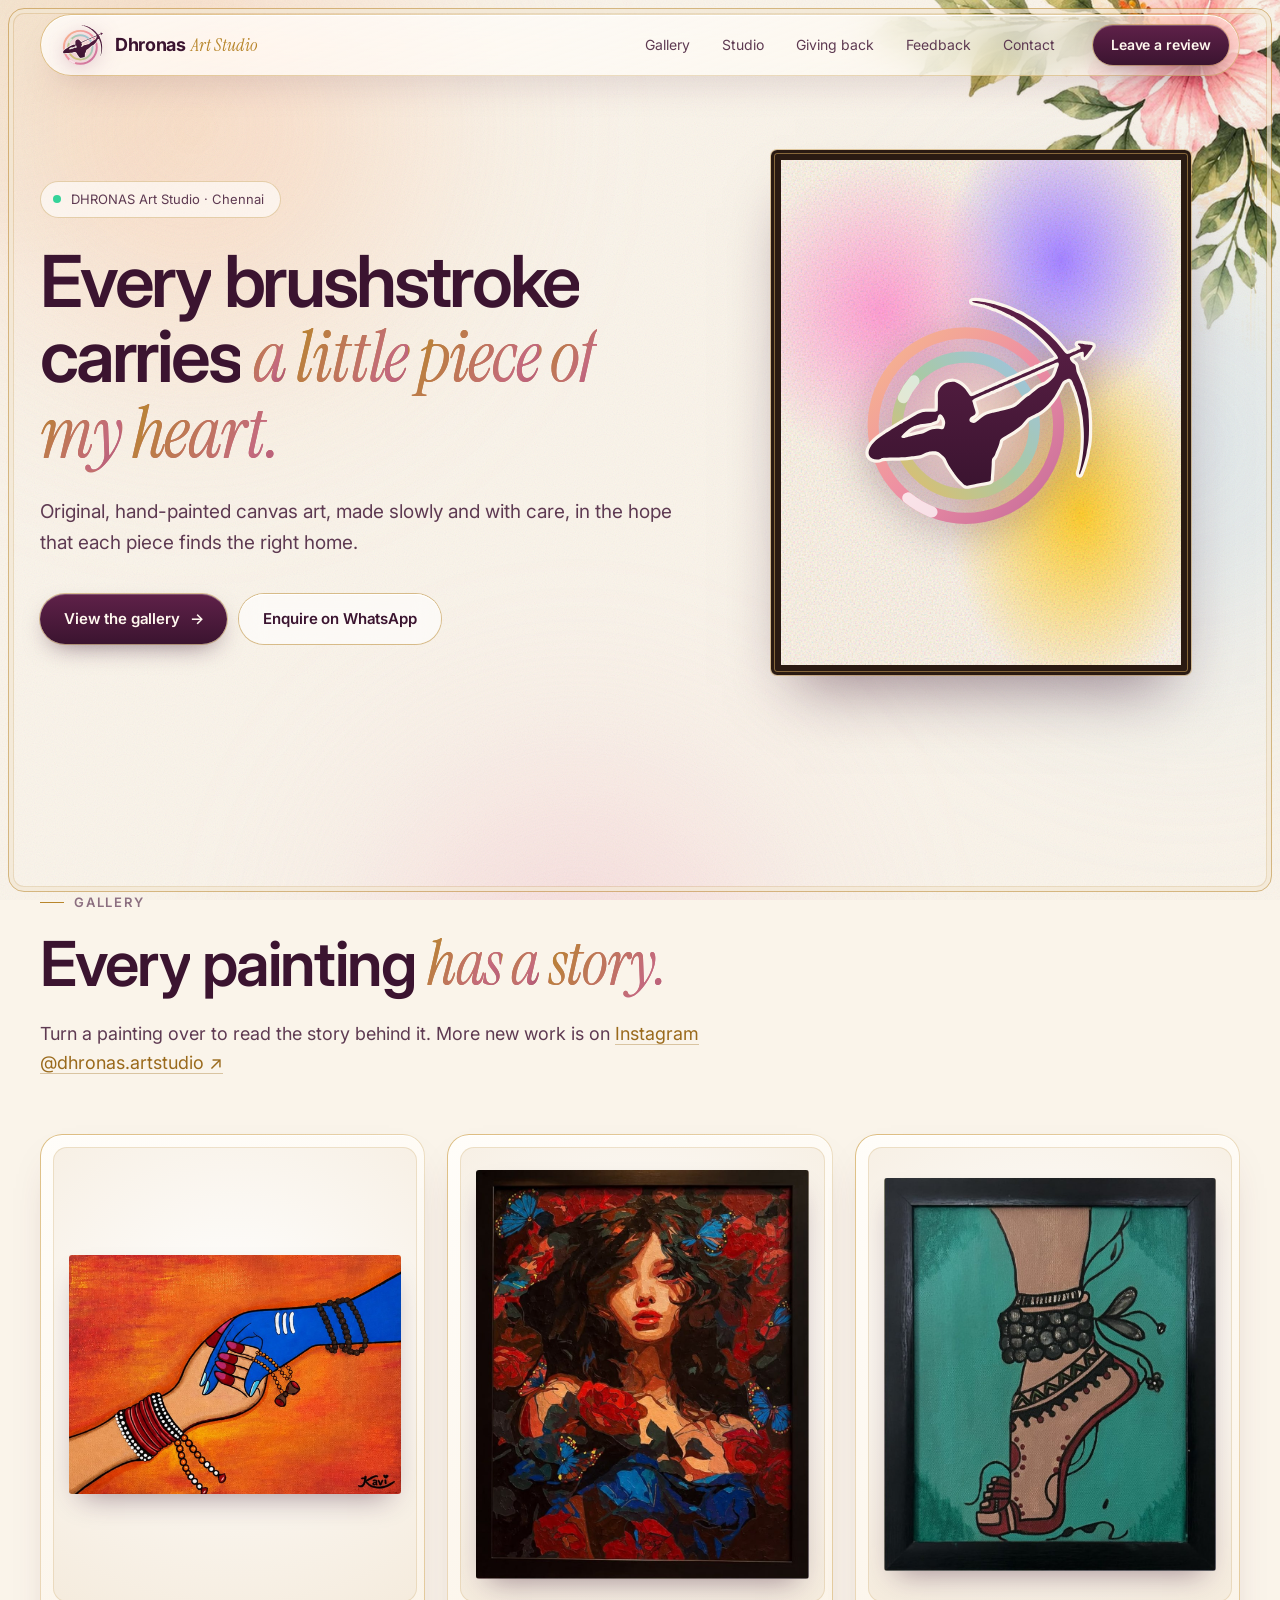
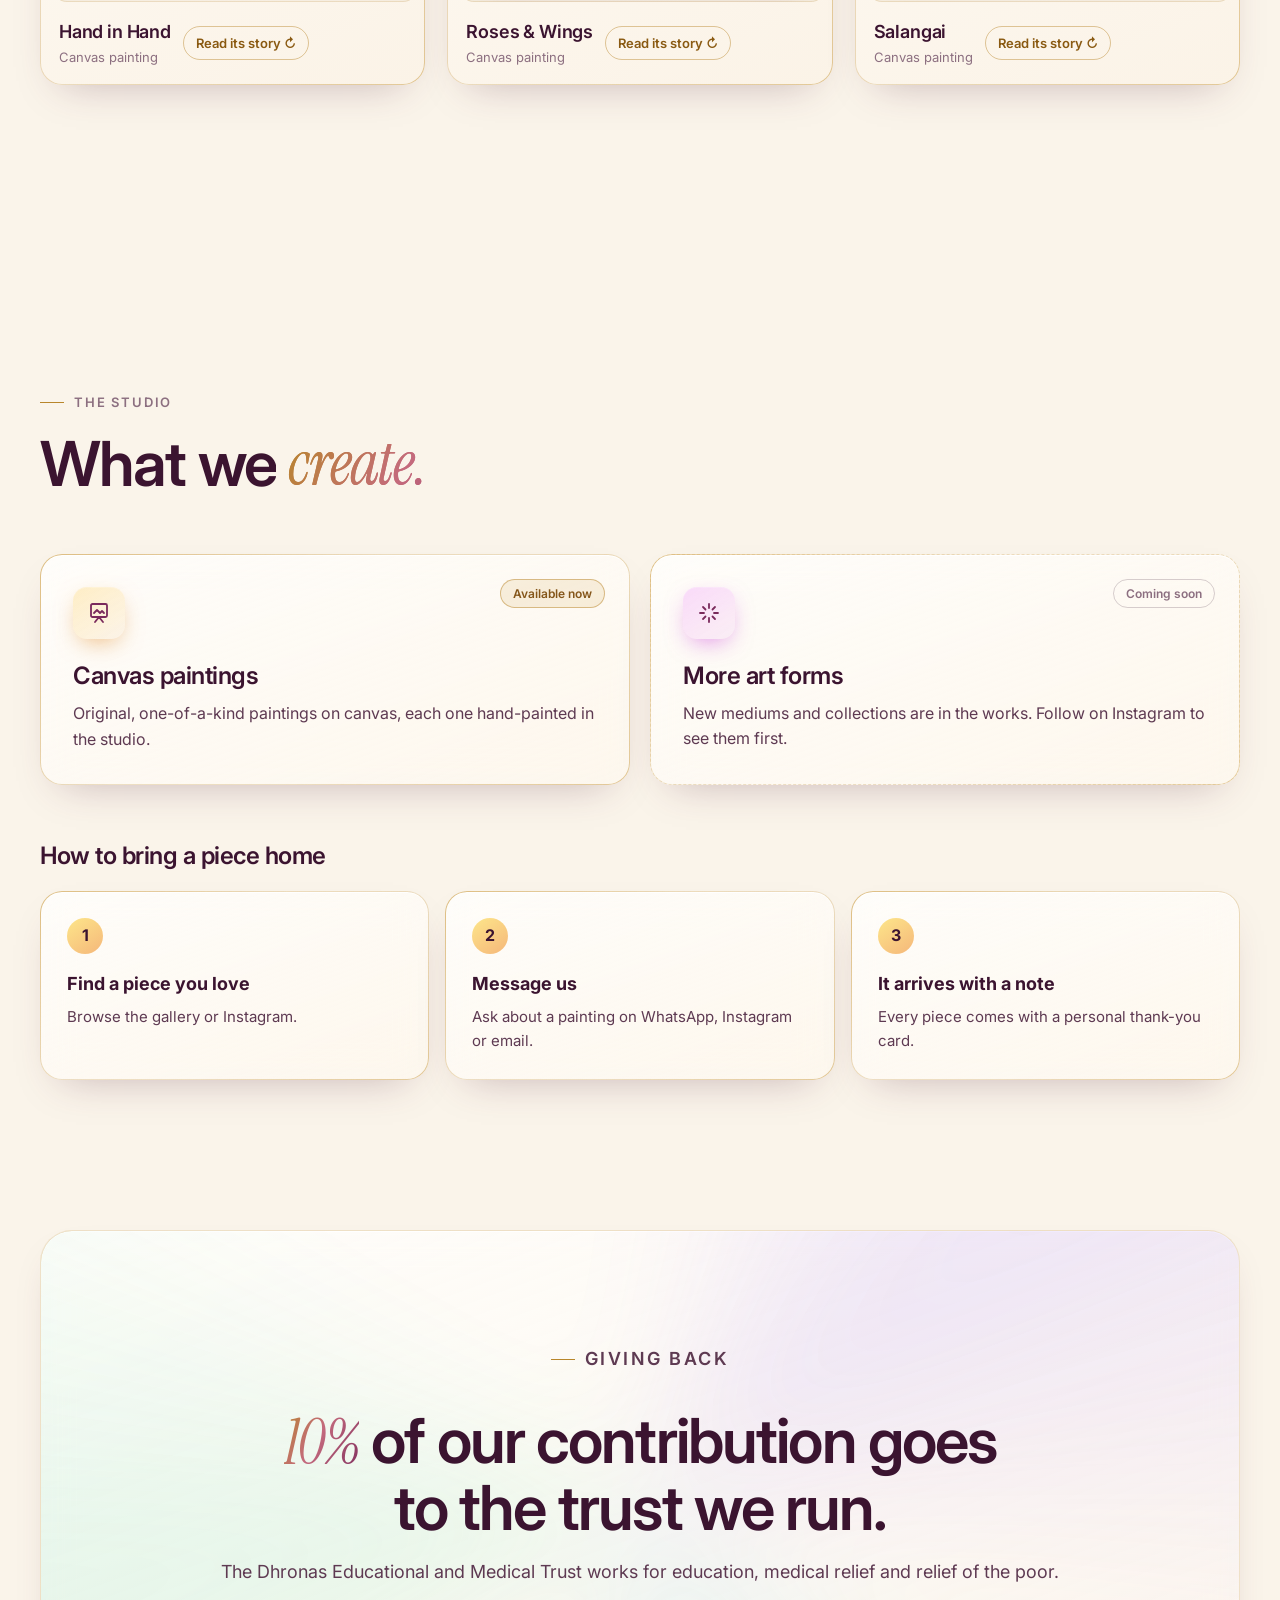
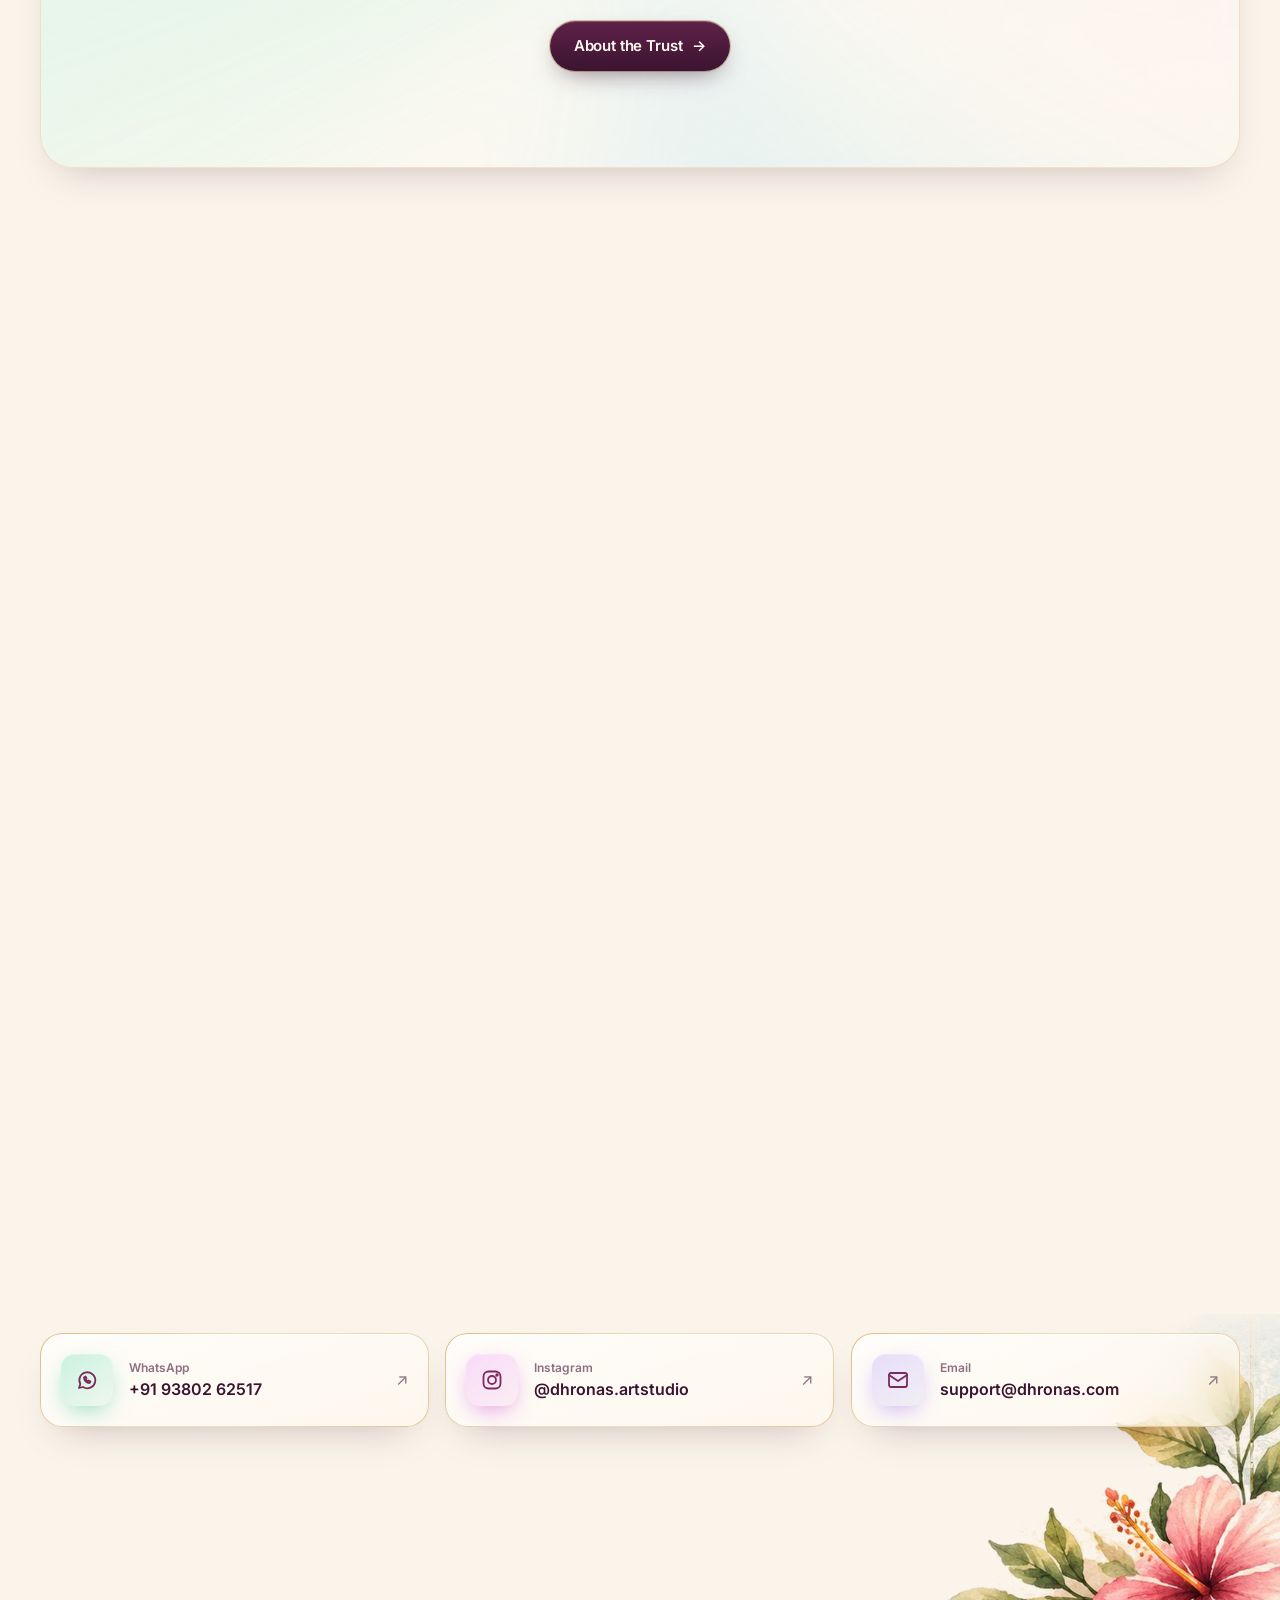
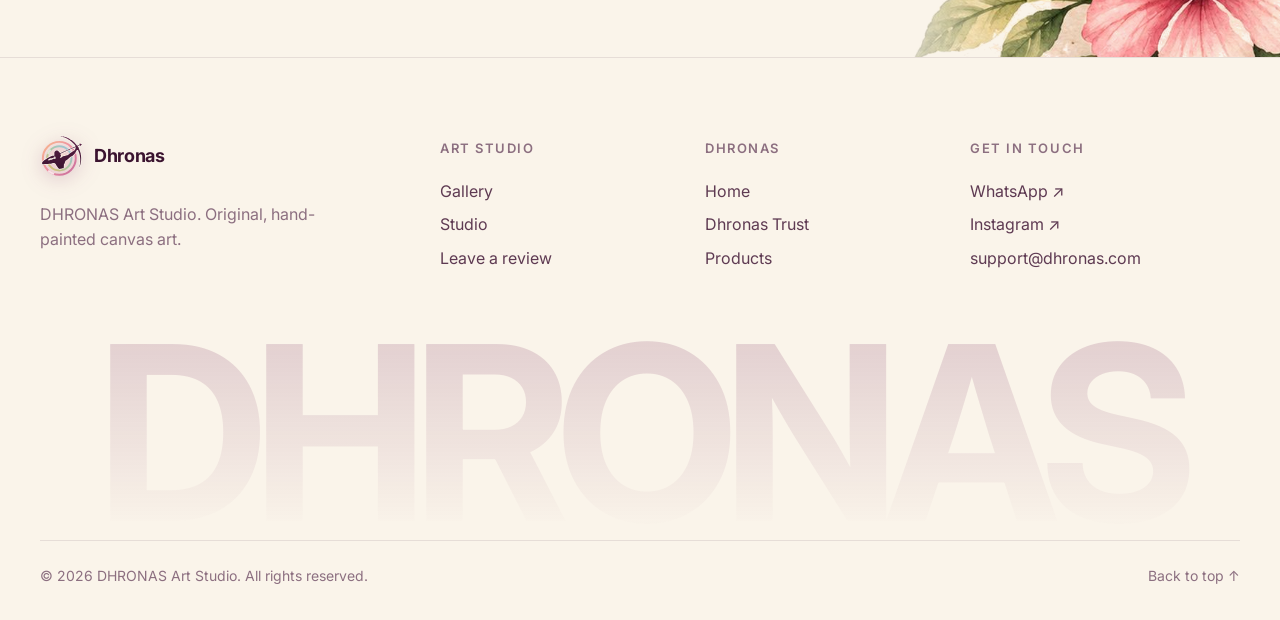
<file: arts/index.html>
<!DOCTYPE html>
<html lang="en">
<head>
  <meta charset="UTF-8" />
  <meta name="viewport" content="width=device-width, initial-scale=1" />
  <meta name="color-scheme" content="light" />
  <meta name="theme-color" content="#faf4ea" />
  <title>DHRONAS Art Studio</title>
  <meta name="description" content="DHRONAS Art Studio: original, hand-painted canvas art. 10% of every contribution goes to the Dhronas Educational and Medical Trust." />
  <meta property="og:title" content="DHRONAS Art Studio" />
  <meta property="og:description" content="Original, hand-painted canvas art from Chennai." />
  <meta property="og:url" content="https://dhronas.com/arts/" />
  <meta property="og:image" content="https://dhronas.com/arts/images/shiva-shakti.jpg" />
  <meta property="og:type" content="website" />
  <link rel="canonical" href="https://dhronas.com/arts/" />
  <link rel="icon" href="/favicon.svg" type="image/svg+xml" />
  <link rel="preconnect" href="https://fonts.googleapis.com" />
  <link rel="preconnect" href="https://fonts.gstatic.com" crossorigin />
  <link href="https://fonts.googleapis.com/css2?family=Instrument+Serif:ital@0;1&family=Inter:wght@400;500;600;700&display=swap" rel="stylesheet" />
  <link rel="stylesheet" href="/styles.css" />
</head>
<body class="arts-page">
  <!-- Logo: archer + target rings (symbol reused across the page) -->
  <svg class="svg-defs" aria-hidden="true" focusable="false">
    <defs>
      <linearGradient id="dh-cyan" x1="0" y1="0" x2="1" y2="1"><stop offset="0" stop-color="#f7b98c"/><stop offset=".5" stop-color="#ee8fa3"/><stop offset="1" stop-color="#c46a9a"/></linearGradient>
      <linearGradient id="dh-mag" x1="1" y1="0" x2="0" y2="1"><stop offset="0" stop-color="#9cc3e4"/><stop offset=".5" stop-color="#a9c9a4"/><stop offset="1" stop-color="#e2bd6a"/></linearGradient>
      <linearGradient id="dh-archer" x1="0" y1="0" x2="0" y2="1"><stop offset="0" stop-color="#5f2149"/><stop offset="1" stop-color="#3b1430"/></linearGradient>
      <radialGradient id="dh-glow"><stop offset="0" stop-color="#fbe3c8" stop-opacity=".9"/><stop offset=".6" stop-color="#f6c7d2" stop-opacity=".35"/><stop offset="1" stop-color="#f6c7d2" stop-opacity="0"/></radialGradient>
      <path id="dh-archer-path" d="M47.55 90.71C46.14 89.27 45.31 88.31 44.77 87.48C44.35 86.84 43.68 85.87 43.28 85.33C41.82 83.32 41.08 82.02 40.06 79.65C39.82 79.08 38.48 77.73 37.13 76.69C35.93 75.77 34.88 75.59 32.41 75.87C31.41 75.98 30.74 76.22 28.25 77.32C27.49 77.66 26.99 77.77 25.62 77.93C24.70 78.04 23.32 78.21 22.56 78.31C19.80 78.69 18.72 78.76 13.75 78.85C8.69 78.95 8.69 78.95 7.84 79.36C5.84 80.34 2.85 79.55 2.05 77.82C0.89 75.34 3.20 71.57 7.83 68.38C8.85 67.68 9.83 67.00 10.00 66.87C10.40 66.57 12.06 65.53 12.60 65.24C12.83 65.12 13.31 64.82 13.67 64.59C14.91 63.77 15.96 63.12 16.05 63.12C16.11 63.12 16.41 62.94 16.73 62.71C17.05 62.49 17.52 62.21 17.78 62.09C18.03 61.98 18.48 61.71 18.76 61.50C19.05 61.30 19.35 61.13 19.42 61.12C19.50 61.12 19.84 60.94 20.19 60.71C20.83 60.27 21.55 59.84 22.69 59.19C23.05 58.98 23.62 58.65 23.96 58.45C24.29 58.25 24.87 57.91 25.25 57.69C26.06 57.21 27.95 56.44 28.75 56.26C29.06 56.19 30.62 56.13 32.22 56.13C35.49 56.12 35.75 56.07 35.99 55.33C36.08 55.06 36.13 53.51 36.11 50.74C36.09 46.01 36.10 45.98 37.04 44.53C38.32 42.54 41.31 41.11 43.81 41.28C44.49 41.33 44.93 41.46 45.76 41.85C47.95 42.88 49.33 44.12 50.81 46.39C51.87 48.01 52.20 48.37 52.63 48.37C53.04 48.37 54.27 47.96 54.79 47.64C55.01 47.51 55.41 47.33 55.69 47.25C55.96 47.16 56.55 46.90 56.99 46.67C57.43 46.44 57.89 46.25 58.01 46.25C58.13 46.25 58.65 46.02 59.17 45.75C59.69 45.48 60.20 45.25 60.30 45.25C60.40 45.25 60.85 45.06 61.30 44.82C61.75 44.59 62.33 44.33 62.59 44.25C62.85 44.16 63.34 43.94 63.69 43.75C64.03 43.56 64.54 43.33 64.81 43.25C65.09 43.16 65.68 42.91 66.12 42.69C66.57 42.47 67.15 42.22 67.41 42.13C67.67 42.05 68.12 41.85 68.41 41.69C68.70 41.53 69.19 41.33 69.50 41.25C69.81 41.17 70.26 40.97 70.50 40.81C70.74 40.64 71.25 40.40 71.63 40.27C72.00 40.14 72.65 39.87 73.06 39.66C73.48 39.45 74.04 39.21 74.31 39.13C74.59 39.04 75.09 38.81 75.44 38.62C75.78 38.44 76.29 38.21 76.56 38.12C76.84 38.04 77.26 37.86 77.50 37.74C77.91 37.52 78.69 37.18 80.56 36.42C80.97 36.25 81.76 35.89 82.31 35.63C82.86 35.36 83.45 35.11 83.62 35.06C83.80 35.01 84.11 34.86 84.33 34.73C84.55 34.60 85.05 34.38 85.44 34.25C85.83 34.12 86.34 33.89 86.56 33.75C86.79 33.61 87.30 33.38 87.70 33.25C88.09 33.11 88.65 32.87 88.93 32.70C89.21 32.54 89.75 32.31 90.12 32.19C90.50 32.07 91.04 31.83 91.32 31.67C91.60 31.51 92.16 31.26 92.55 31.13C92.95 30.99 93.45 30.77 93.67 30.64C93.89 30.50 94.39 30.27 94.79 30.12C96.23 29.59 96.11 29.20 93.48 25.92C90.46 22.16 86.03 17.82 82.01 14.68C81.58 14.34 80.99 13.88 80.70 13.66C80.08 13.18 78.51 12.11 77.31 11.37C75.93 10.52 74.73 9.75 74.19 9.38C73.91 9.19 73.41 8.91 73.07 8.76C72.73 8.61 72.36 8.41 72.25 8.31C72.14 8.21 71.73 8.02 71.35 7.89C70.97 7.76 70.44 7.52 70.17 7.35C69.91 7.18 69.49 6.97 69.25 6.88C69.01 6.79 68.53 6.56 68.19 6.37C67.84 6.17 67.23 5.89 66.82 5.74C66.41 5.59 65.91 5.36 65.70 5.24C65.49 5.12 64.95 4.93 64.50 4.83C64.05 4.73 63.32 4.48 62.88 4.27C62.43 4.07 61.87 3.86 61.62 3.81C61.38 3.76 60.71 3.54 60.12 3.31C59.54 3.09 58.84 2.87 58.56 2.82C58.29 2.78 57.33 2.58 56.44 2.37C55.54 2.17 54.50 1.95 54.12 1.87C53.27 1.71 53.06 1.59 53.17 1.31C53.31 0.94 56.27 1.13 58.88 1.67C60.01 1.90 61.42 2.16 62.00 2.24C62.58 2.33 63.40 2.53 63.81 2.69C64.22 2.86 64.87 3.05 65.25 3.13C65.63 3.20 66.36 3.43 66.88 3.63C67.39 3.83 68.29 4.12 68.88 4.29C70.27 4.69 71.89 5.35 74.45 6.58C75.07 6.88 75.63 7.13 75.68 7.13C75.85 7.12 78.17 8.29 78.69 8.63C78.96 8.82 79.46 9.13 79.79 9.33C82.71 11.07 83.50 11.56 84.22 12.08C89.69 16.06 94.23 20.37 97.63 24.81C99.08 26.71 99.88 27.50 100.35 27.50C100.76 27.50 102.23 26.98 102.81 26.63C103.02 26.51 103.41 26.33 103.69 26.25C103.96 26.16 104.55 25.90 104.99 25.67C105.43 25.44 105.87 25.25 105.96 25.25C106.06 25.25 106.30 25.16 106.51 25.06C106.81 24.90 106.88 24.79 106.88 24.42C106.87 24.05 106.77 23.88 106.16 23.29C105.50 22.65 105.46 22.59 105.67 22.44C105.92 22.25 106.40 22.27 108.75 22.57C109.54 22.67 110.71 22.80 111.35 22.87C112.61 23.00 112.88 23.12 112.88 23.57C112.88 23.87 110.27 27.49 109.24 28.62C108.77 29.14 108.72 29.17 108.57 28.96C108.46 28.81 108.42 28.49 108.47 27.94C108.60 26.27 108.25 26.02 106.69 26.63C106.14 26.85 105.38 27.19 105.00 27.38C104.62 27.58 104.14 27.78 103.94 27.82C103.50 27.93 101.83 28.82 101.66 29.04C101.12 29.73 102.23 31.59 103.60 32.30C104.22 32.62 104.50 33.22 104.63 34.52C104.78 35.96 104.92 36.46 105.43 37.49C105.66 37.94 105.89 38.45 105.94 38.62C105.99 38.80 106.19 39.25 106.37 39.62C106.56 40.00 106.82 40.62 106.94 41.00C107.06 41.38 107.27 41.85 107.39 42.06C107.52 42.27 107.71 42.86 107.82 43.37C107.93 43.89 108.18 44.73 108.37 45.25C108.57 45.77 108.79 46.52 108.87 46.93C108.96 47.33 109.16 48.02 109.32 48.46C109.49 48.89 109.68 49.66 109.75 50.16C110.08 52.53 110.17 53.02 110.45 54.19C110.72 55.27 110.79 56.04 110.97 59.98C111.25 66.24 110.98 71.36 110.20 74.49C110.10 74.87 109.96 75.69 109.88 76.31C109.65 78.10 107.98 83.95 107.34 85.20C107.16 85.56 106.95 86.10 106.87 86.42C106.71 87.02 106.47 87.33 106.26 87.19C106.04 87.06 106.11 86.29 106.42 85.40C106.72 84.53 106.94 83.49 107.69 79.38C108.44 75.33 108.73 69.10 108.40 64.31C108.11 60.09 108.01 59.09 107.68 57.56C107.50 56.74 107.28 55.42 107.17 54.62C107.06 53.80 106.85 52.86 106.68 52.42C106.51 52.00 106.28 51.22 106.18 50.69C106.08 50.16 105.80 49.15 105.56 48.44C105.32 47.74 105.12 47.05 105.13 46.92C105.13 46.78 104.93 46.28 104.70 45.80C104.47 45.33 104.21 44.69 104.12 44.38C104.04 44.07 103.82 43.51 103.62 43.13C103.43 42.75 103.20 42.18 103.12 41.88C102.93 41.13 102.30 40.16 101.86 39.93C101.11 39.54 100.33 39.70 98.97 40.52C98.05 41.07 97.96 41.20 96.96 43.13C95.66 45.67 94.44 47.87 93.88 48.69C91.95 51.49 89.73 53.93 87.93 55.22C86.84 56.01 85.47 56.87 85.31 56.88C85.24 56.88 84.90 57.05 84.56 57.27C84.22 57.48 83.68 57.75 83.38 57.85C83.07 57.96 82.61 58.17 82.36 58.32C82.11 58.48 81.70 58.70 81.44 58.80C80.68 59.12 80.01 59.74 79.12 60.93C77.53 63.08 75.14 64.94 70.88 67.37C67.35 69.38 66.95 69.75 66.75 71.14C66.62 72.02 65.83 74.22 65.31 75.16C65.12 75.49 64.89 76.08 64.79 76.47C64.55 77.40 64.21 78.03 63.63 78.67C62.93 79.44 62.91 79.50 62.82 82.06C62.77 83.37 62.65 85.37 62.56 86.50C62.46 87.63 62.38 88.86 62.38 89.21C62.37 90.48 62.19 90.61 60.06 90.93C59.38 91.03 58.14 91.25 57.31 91.42C56.49 91.59 55.39 91.79 54.88 91.88C54.36 91.96 53.25 92.19 52.41 92.39C49.71 93.03 49.90 93.09 47.55 90.71ZM20.82 68.69C21.64 68.44 22.68 68.18 23.12 68.11C23.57 68.03 24.42 67.81 25.00 67.62C25.58 67.43 26.57 67.21 27.19 67.13C28.36 66.98 29.41 66.58 31.19 65.61C33.08 64.59 35.16 64.27 37.31 64.68C38.37 64.89 38.75 64.81 39.05 64.35C39.34 63.90 39.75 62.26 39.75 61.55C39.75 59.88 38.24 57.38 37.22 57.38C36.58 57.38 36.27 57.79 35.98 59.02C35.66 60.38 35.52 60.57 34.67 60.82C34.29 60.93 33.63 61.19 33.21 61.38C32.69 61.62 32.07 61.78 31.31 61.86C29.09 62.12 27.33 62.38 26.70 62.56C26.35 62.65 25.73 62.80 25.31 62.88C24.90 62.96 24.38 63.14 24.15 63.28C23.92 63.42 23.47 63.66 23.14 63.82C21.82 64.45 18.00 67.96 18.00 68.54C18.00 69.26 18.73 69.30 20.82 68.69ZM55.12 61.22C55.37 61.07 55.98 60.59 56.50 60.13C58.47 58.40 59.94 57.50 61.49 57.12C62.01 56.99 62.77 56.77 63.17 56.63C63.58 56.49 64.45 56.29 65.11 56.19C65.77 56.08 66.90 55.83 67.62 55.63C68.35 55.44 69.32 55.21 69.79 55.13C70.26 55.05 71.05 54.83 71.55 54.63C72.04 54.44 72.70 54.21 73.00 54.13C73.31 54.05 73.76 53.85 74.01 53.69C74.25 53.53 74.74 53.26 75.09 53.08C75.47 52.89 76.41 52.10 77.47 51.08C79.25 49.37 80.25 48.61 81.25 48.16C81.59 48.02 82.37 47.39 83.19 46.61C85.08 44.81 87.05 43.52 88.60 43.06C90.17 42.59 93.94 39.23 94.25 38.02C94.32 37.72 94.52 37.21 94.67 36.89C94.83 36.57 95.05 35.94 95.17 35.49C95.28 35.03 95.54 34.30 95.75 33.86C96.15 33.00 96.23 32.31 95.95 31.94C95.68 31.57 94.99 31.66 93.84 32.23C93.27 32.50 92.67 32.77 92.50 32.82C92.33 32.87 91.85 33.09 91.44 33.32C91.03 33.55 90.48 33.77 90.22 33.82C89.97 33.86 89.51 34.06 89.22 34.25C88.92 34.43 88.37 34.69 87.99 34.81C87.62 34.93 87.08 35.17 86.80 35.33C86.52 35.49 85.96 35.74 85.56 35.88C85.16 36.01 84.65 36.23 84.44 36.36C84.22 36.49 83.82 36.66 83.55 36.75C83.28 36.83 82.76 37.07 82.39 37.28C82.01 37.48 81.42 37.74 81.07 37.84C80.72 37.94 80.21 38.16 79.93 38.33C79.65 38.49 79.11 38.73 78.74 38.86C77.99 39.13 76.37 39.85 75.50 40.30C75.19 40.46 74.71 40.66 74.44 40.75C74.16 40.84 73.57 41.09 73.12 41.31C72.68 41.54 72.17 41.76 72.00 41.81C71.62 41.92 69.76 42.73 68.56 43.31C68.08 43.54 67.55 43.77 67.38 43.82C67.20 43.86 66.78 44.05 66.44 44.24C66.09 44.43 65.50 44.69 65.12 44.81C64.75 44.93 64.27 45.13 64.06 45.26C63.86 45.38 63.38 45.60 63.00 45.74C62.62 45.89 62.06 46.14 61.75 46.30C61.44 46.46 61.05 46.64 60.88 46.68C60.57 46.77 59.46 47.25 57.44 48.19C56.89 48.44 56.16 48.75 55.81 48.88C54.76 49.25 53.45 50.04 53.28 50.40C53.15 50.68 53.15 50.82 53.32 51.27C53.44 51.57 53.64 52.26 53.78 52.81C53.91 53.36 54.16 54.18 54.32 54.62C55.11 56.76 55.02 57.33 53.80 57.94C52.46 58.61 51.75 59.35 51.75 60.10C51.75 60.69 51.93 60.96 52.54 61.27C53.54 61.78 54.19 61.77 55.12 61.22Z"/>
      <symbol id="dh-logo" viewBox="-4 -4 123 121">
        <circle cx="50" cy="63" r="54" fill="url(#dh-glow)"/>
        <circle cx="50" cy="63" r="46" fill="none" stroke="url(#dh-cyan)" stroke-width="5.5"/>
        <circle cx="50" cy="63" r="34" fill="none" stroke="url(#dh-mag)" stroke-width="5.5"/>
        <circle cx="50" cy="63" r="46" fill="none" stroke="#fff" stroke-width="5.5" stroke-linecap="round" stroke-dasharray="14 275" opacity=".75">
          <animateTransform attributeName="transform" type="rotate" from="0 50 63" to="360 50 63" dur="7s" repeatCount="indefinite"/>
        </circle>
        <circle cx="50" cy="63" r="34" fill="none" stroke="#fff" stroke-width="5.5" stroke-linecap="round" stroke-dasharray="10 204" opacity=".6">
          <animateTransform attributeName="transform" type="rotate" from="360 50 63" to="0 50 63" dur="5s" repeatCount="indefinite"/>
        </circle>
        <use href="#dh-archer-path" fill="none" stroke="#fbf5ec" stroke-width="3.2" stroke-linejoin="round"/>
        <use href="#dh-archer-path" fill="url(#dh-archer)"/>
      </symbol>
    </defs>
  </svg>
  <a class="skip" href="#main">Skip to content</a>

  <div class="bg" aria-hidden="true">
    <div class="aurora a1"></div>
    <div class="aurora a2"></div>
    <div class="aurora a3"></div>
    <div class="grid-lines"></div>
    <div class="noise"></div>
  </div>
  <div class="spotlight" aria-hidden="true"></div>
  <div class="progress" aria-hidden="true"></div>

  <header class="nav" id="nav">
    <div class="nav-inner glass">
      <a class="brand" href="/" aria-label="Dhronas home">
        <span class="logo" aria-hidden="true"><svg><use href="#dh-logo"/></svg></span>
        <span>Dhronas <span class="brand-sub">Art Studio</span></span>
      </a>
      <nav id="nav-links" class="nav-links">
        <a href="#gallery">Gallery</a>
        <a href="#studio">Studio</a>
        <a href="#giving">Giving back</a>
        <a href="#feedback">Feedback</a>
        <a href="#contact">Contact</a>
      </nav>
      <a class="btn btn-sm magnetic nav-cta" href="/arts/feedback/"><span>Leave a review</span></a>
      <button class="nav-toggle" aria-expanded="false" aria-controls="nav-links" aria-label="Open menu">
        <span></span><span></span>
      </button>
    </div>
  </header>

  <main id="main">
    <!-- HERO -->
    <section class="hero trust-hero" id="top">
      <img class="floral floral-hero" src="/arts/images/floral-corner.png" alt="" aria-hidden="true" />
      <div class="wrap hero-grid">
        <div class="hero-copy">
          <p class="pill reveal"><span class="dot"></span> DHRONAS Art Studio · Chennai</p>
          <h1 class="split" data-split>
            Every brushstroke carries <em>a little piece of my heart.</em>
          </h1>
          <p class="lead reveal" style="--d: .5s">
            Original, hand-painted canvas art, made slowly and with care, in the hope that each
            piece finds the right home.
          </p>
          <div class="hero-actions reveal" style="--d: .65s">
            <a class="btn magnetic" href="#gallery"><span>View the gallery</span><i aria-hidden="true">→</i></a>
            <a class="btn btn-glass magnetic" href="https://wa.me/919380262517" target="_blank" rel="noopener noreferrer"><span>Enquire on WhatsApp</span></a>
          </div>
        </div>

        <div class="easel reveal" style="--d: .3s" aria-hidden="true">
          <div class="canvas-frame tilt">
            <div class="paint p1"></div>
            <svg class="easel-logo"><use href="#dh-logo"/></svg>
          </div>
        </div>
      </div>
    </section>

    <!-- GALLERY: to add a painting, put a cropped photo in /arts/images/ and copy one
         <article class="art-card"> block below. Change the image, alt text, title,
         story text and the two matching ids (aria-controls and id="story-..."). -->
    <section class="section" id="gallery">
      <div class="wrap">
        <p class="eyebrow reveal">Gallery</p>
        <h2 class="split" data-split>Every painting <em>has a story.</em></h2>
        <p class="section-lead reveal">
          Turn a painting over to read the story behind it. More new work is on
          <a class="text-link" href="https://www.instagram.com/dhronas.artstudio/" target="_blank" rel="noopener noreferrer">Instagram @dhronas.artstudio ↗</a>
        </p>
        <div class="flip-gallery">
          <article class="art-card reveal" style="--d: .05s">
            <div class="art-inner">
              <div class="art-face art-front glass">
                <button class="art-turn" type="button" aria-expanded="false" aria-controls="story-shiva-shakti">
                  <span class="art-frame"><img src="/arts/images/shiva-shakti.jpg" alt="Painting of a blue hand with three ash lines, rudraksha beads and a small damaru, holding a woman's hand with red bangles, on a glowing orange background" width="1100" height="791" loading="lazy" /></span>
                  <span class="art-meta"><span><strong>Hand in Hand</strong><small>Canvas painting</small></span><span class="turn-hint">Read its story <i aria-hidden="true">↻</i></span></span>
                </button>
              </div>
              <div class="art-face art-back glass" id="story-shiva-shakti" inert>
                <span class="story-mark" aria-hidden="true">“</span>
                <h3>Hand in Hand</h3>
                <p>I've always believed love isn't about holding on tightly, but about holding on together. His hand carries ash and rudraksha, the quiet strength of stillness. Hers wears red bangles and the warmth of everyday life. A tiny damaru swings between them, keeping time. Neither pulls, and neither lets go.</p>
                <p>I painted the sky in sunset orange because that's the colour devotion feels like to me. This is my small prayer for everyone who walks through life hand in hand.</p>
                <span class="story-sign">With love, Kavi</span>
                <button class="art-turn back-btn" type="button">See the painting <i aria-hidden="true">↺</i></button>
              </div>
            </div>
          </article>

          <article class="art-card reveal" style="--d: .12s">
            <div class="art-inner">
              <div class="art-face art-front glass">
                <button class="art-turn" type="button" aria-expanded="false" aria-controls="story-roses-and-wings">
                  <span class="art-frame"><img src="/arts/images/roses-and-wings.jpg" alt="Framed portrait of a dark-haired woman surrounded by deep red roses and bright blue butterflies" width="894" height="1100" loading="lazy" /></span>
                  <span class="art-meta"><span><strong>Roses &amp; Wings</strong><small>Canvas painting</small></span><span class="turn-hint">Read its story <i aria-hidden="true">↻</i></span></span>
                </button>
              </div>
              <div class="art-face art-back glass" id="story-roses-and-wings" inert>
                <span class="story-mark" aria-hidden="true">“</span>
                <h3>Roses &amp; Wings</h3>
                <p>Some of us bloom quietly, in the dark. I surrounded her with deep red roses and blue butterflies so her stillness would feel full of life, never lonely. Every butterfly is a small hope that found its way to her.</p>
                <p>Her gaze holds something unsaid, and I'll let you decide what it is. When I look at her, I'm reminded that softness and strength often wear the same face.</p>
                <span class="story-sign">With love, Kavi</span>
                <button class="art-turn back-btn" type="button">See the painting <i aria-hidden="true">↺</i></button>
              </div>
            </div>
          </article>

          <article class="art-card reveal" style="--d: .19s">
            <div class="art-inner">
              <div class="art-face art-front glass">
                <button class="art-turn" type="button" aria-expanded="false" aria-controls="story-salangai">
                  <span class="art-frame"><img src="/arts/images/salangai.jpg" alt="Framed painting of a dancer's foot on tiptoe, wearing ankle bells and a patterned anklet, the foot painted with red alta, on a teal background" width="931" height="1100" loading="lazy" /></span>
                  <span class="art-meta"><span><strong>Salangai</strong><small>Canvas painting</small></span><span class="turn-hint">Read its story <i aria-hidden="true">↻</i></span></span>
                </button>
              </div>
              <div class="art-face art-back glass" id="story-salangai" inert>
                <span class="story-mark" aria-hidden="true">“</span>
                <h3>Salangai</h3>
                <p>Before the music begins, there's a moment when a dancer rises onto her toes and the salangai at her ankle waits to sing. I wanted to hold that breath, the one just before the first beat.</p>
                <p>The red alta, the patterned anklet, the teal around her like still water: each detail is my tribute to the grace of classical dance. May she remind you to step into every day the same way, with rhythm and with heart.</p>
                <span class="story-sign">With love, Kavi</span>
                <button class="art-turn back-btn" type="button">See the painting <i aria-hidden="true">↺</i></button>
              </div>
            </div>
          </article>
        </div>
      </div>
    </section>

    <!-- STUDIO / ART FORMS -->
    <section class="section" id="studio">
      <div class="wrap">
        <p class="eyebrow reveal">The studio</p>
        <h2 class="split" data-split>What we <em>create.</em></h2>
        <div class="forms">
          <article class="form-card glass reveal tilt" style="--d: .05s; --accent: #f5c56b">
            <span class="status live">Available now</span>
            <div class="icon amber"><svg viewBox="0 0 24 24"><rect x="4" y="3" width="16" height="13" rx="1.5"/><path d="M8 21l4-5 4 5M7 12l3-3 3 3 2-2 2 2"/></svg></div>
            <h3>Canvas paintings</h3>
            <p>Original, one-of-a-kind paintings on canvas, each one hand-painted in the studio.</p>
          </article>
          <article class="form-card soon-card glass reveal" style="--d: .15s">
            <span class="status">Coming soon</span>
            <div class="icon magenta"><svg viewBox="0 0 24 24"><path d="M12 3v4M12 17v4M3 12h4M17 12h4M6 6l2.5 2.5M15.5 15.5L18 18M6 18l2.5-2.5M15.5 8.5L18 6"/></svg></div>
            <h3>More art forms</h3>
            <p>New mediums and collections are in the works. Follow on Instagram to see them first.</p>
          </article>
        </div>

        <h3 class="board-title reveal">How to bring a piece home</h3>
        <ol class="steps-row">
          <li class="glass reveal" style="--d: .05s"><span class="step-n">1</span><strong>Find a piece you love</strong><p>Browse the gallery or Instagram.</p></li>
          <li class="glass reveal" style="--d: .12s"><span class="step-n">2</span><strong>Message us</strong><p>Ask about a painting on WhatsApp, Instagram or email.</p></li>
          <li class="glass reveal" style="--d: .19s"><span class="step-n">3</span><strong>It arrives with a note</strong><p>Every piece comes with a personal thank-you card.</p></li>
        </ol>
      </div>
    </section>

    <!-- GIVING BACK -->
    <section class="section cta-section" id="giving">
      <div class="wrap">
        <div class="cta glass reveal">
          <div class="cta-glow" aria-hidden="true"></div>
          <p class="eyebrow">Giving back</p>
          <h2><span class="big-pct">10%</span> of our contribution goes to the trust we run.</h2>
          <p>The Dhronas Educational and Medical Trust works for education, medical relief and relief of the poor.</p>
          <div class="cta-actions">
            <a class="btn magnetic" href="/trust/"><span>About the Trust</span><i aria-hidden="true">→</i></a>
          </div>
        </div>
      </div>
    </section>

    <!-- FEEDBACK QR -->
    <section class="section" id="feedback">
      <div class="wrap qr-wrap">
        <div>
          <p class="eyebrow reveal">Share your feedback</p>
          <h2 class="split" data-split>Loved your piece? <em>Tell us.</em></h2>
          <p class="section-lead reveal">
            Scan the code with your phone camera to leave a review in under a minute. Your words help
            other art lovers, and help the studio grow.
          </p>
          <div class="hero-actions reveal">
            <a class="btn magnetic" href="/arts/feedback/"><span>Write a review</span><i aria-hidden="true">→</i></a>
          </div>
          <p class="qr-downloads reveal">
            Print it for cards or the studio:
            <a class="text-link" href="/arts/feedback-qr.svg" download="dhronas-arts-feedback-qr.svg">SVG</a> ·
            <a class="text-link" href="/arts/feedback-qr.png" download="dhronas-arts-feedback-qr.png">PNG</a>
          </p>
        </div>
        <a class="qr-card glass reveal tilt" href="/arts/feedback/" aria-label="Open the feedback form">
          <img src="/arts/feedback-qr.svg" alt="QR code linking to dhronas.com/arts/feedback" width="260" height="260" />
          <span class="qr-scan" aria-hidden="true"></span>
          <span class="qr-label">Scan to review</span>
          <small>dhronas.com/arts/feedback</small>
        </a>
      </div>
    </section>

    <!-- CONTACT -->
    <section class="section" id="contact">
      <img class="floral floral-foot" src="/arts/images/floral-hibiscus.png" alt="" aria-hidden="true" loading="lazy" />
      <div class="wrap">
        <p class="eyebrow reveal">Contact</p>
        <h2 class="split" data-split>Say <em>hello.</em></h2>
        <div class="channels">
          <a class="channel glass reveal tilt" style="--d: .05s" href="https://wa.me/919380262517" target="_blank" rel="noopener noreferrer">
            <span class="icon emerald"><svg viewBox="0 0 24 24"><path d="M4 20l1.300-3.900A8 8 0 1 1 8 19z"/><path d="M9 9.500c0 3 2.500 5.500 5.500 5.500l1-1.500-2-1-1 1c-1-.5-1.500-1-2-2l1-1-1-2z"/></svg></span>
            <span><small>WhatsApp</small>+91 93802 62517</span>
            <span class="arrow" aria-hidden="true">↗</span>
          </a>
          <a class="channel glass reveal tilt" style="--d: .12s" href="https://www.instagram.com/dhronas.artstudio/" target="_blank" rel="noopener noreferrer">
            <span class="icon magenta"><svg viewBox="0 0 24 24"><rect x="3.500" y="3.500" width="17" height="17" rx="5"/><circle cx="12" cy="12" r="4"/><circle cx="17" cy="7" r=".8"/></svg></span>
            <span><small>Instagram</small>@dhronas.artstudio</span>
            <span class="arrow" aria-hidden="true">↗</span>
          </a>
          <a class="channel glass reveal tilt" style="--d: .19s" href="mailto:support@dhronas.com?subject=DHRONAS%20Art%20Studio%20enquiry">
            <span class="icon violet"><svg viewBox="0 0 24 24"><rect x="3" y="5" width="18" height="14" rx="2"/><path d="M3 7l9 6 9-6"/></svg></span>
            <span><small>Email</small>support@dhronas.com</span>
            <span class="arrow" aria-hidden="true">↗</span>
          </a>
        </div>
      </div>
    </section>
  </main>

  <footer class="footer">
    <div class="wrap">
      <div class="footer-grid">
        <div class="footer-brand">
          <a class="brand" href="/">
            <span class="logo" aria-hidden="true"><svg><use href="#dh-logo"/></svg></span>
            <span>Dhronas</span>
          </a>
          <p>DHRONAS Art Studio. Original, hand-painted canvas art.</p>
        </div>
        <div>
          <h4>Art Studio</h4>
          <a href="#gallery">Gallery</a>
          <a href="#studio">Studio</a>
          <a href="/arts/feedback/">Leave a review</a>
        </div>
        <div>
          <h4>Dhronas</h4>
          <a href="/">Home</a>
          <a href="/trust/">Dhronas Trust</a>
          <a href="/#products">Products</a>
        </div>
        <div>
          <h4>Get in touch</h4>
          <a href="https://wa.me/919380262517" target="_blank" rel="noopener noreferrer">WhatsApp ↗</a>
          <a href="https://www.instagram.com/dhronas.artstudio/" target="_blank" rel="noopener noreferrer">Instagram ↗</a>
          <a href="mailto:support@dhronas.com">support@dhronas.com</a>
        </div>
      </div>
      <div class="footer-word" aria-hidden="true">DHRONAS</div>
      <div class="footer-bottom">
        <span>© <span id="year">2026</span> DHRONAS Art Studio. All rights reserved.</span>
        <a href="#top" class="to-top">Back to top ↑</a>
      </div>
    </div>
  </footer>

  <script src="/script.js"></script>
</body>
</html>
</file>
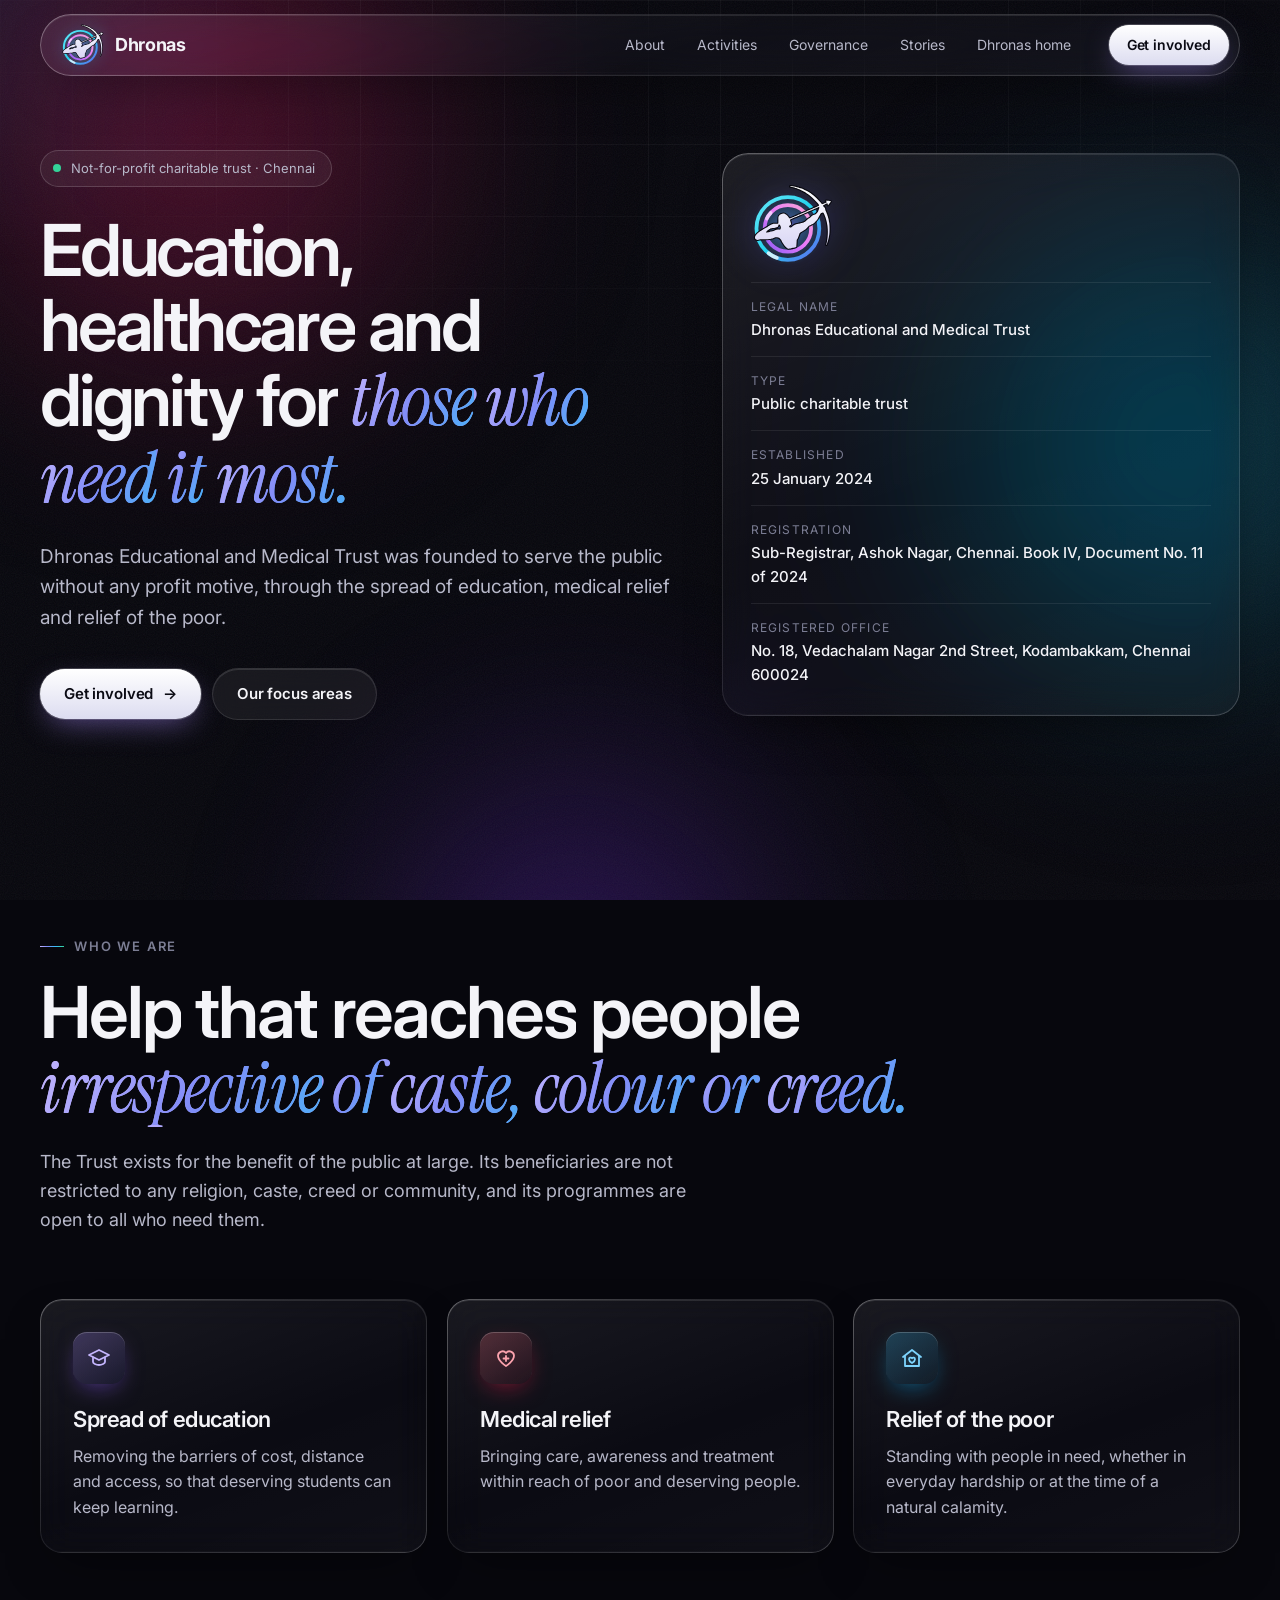
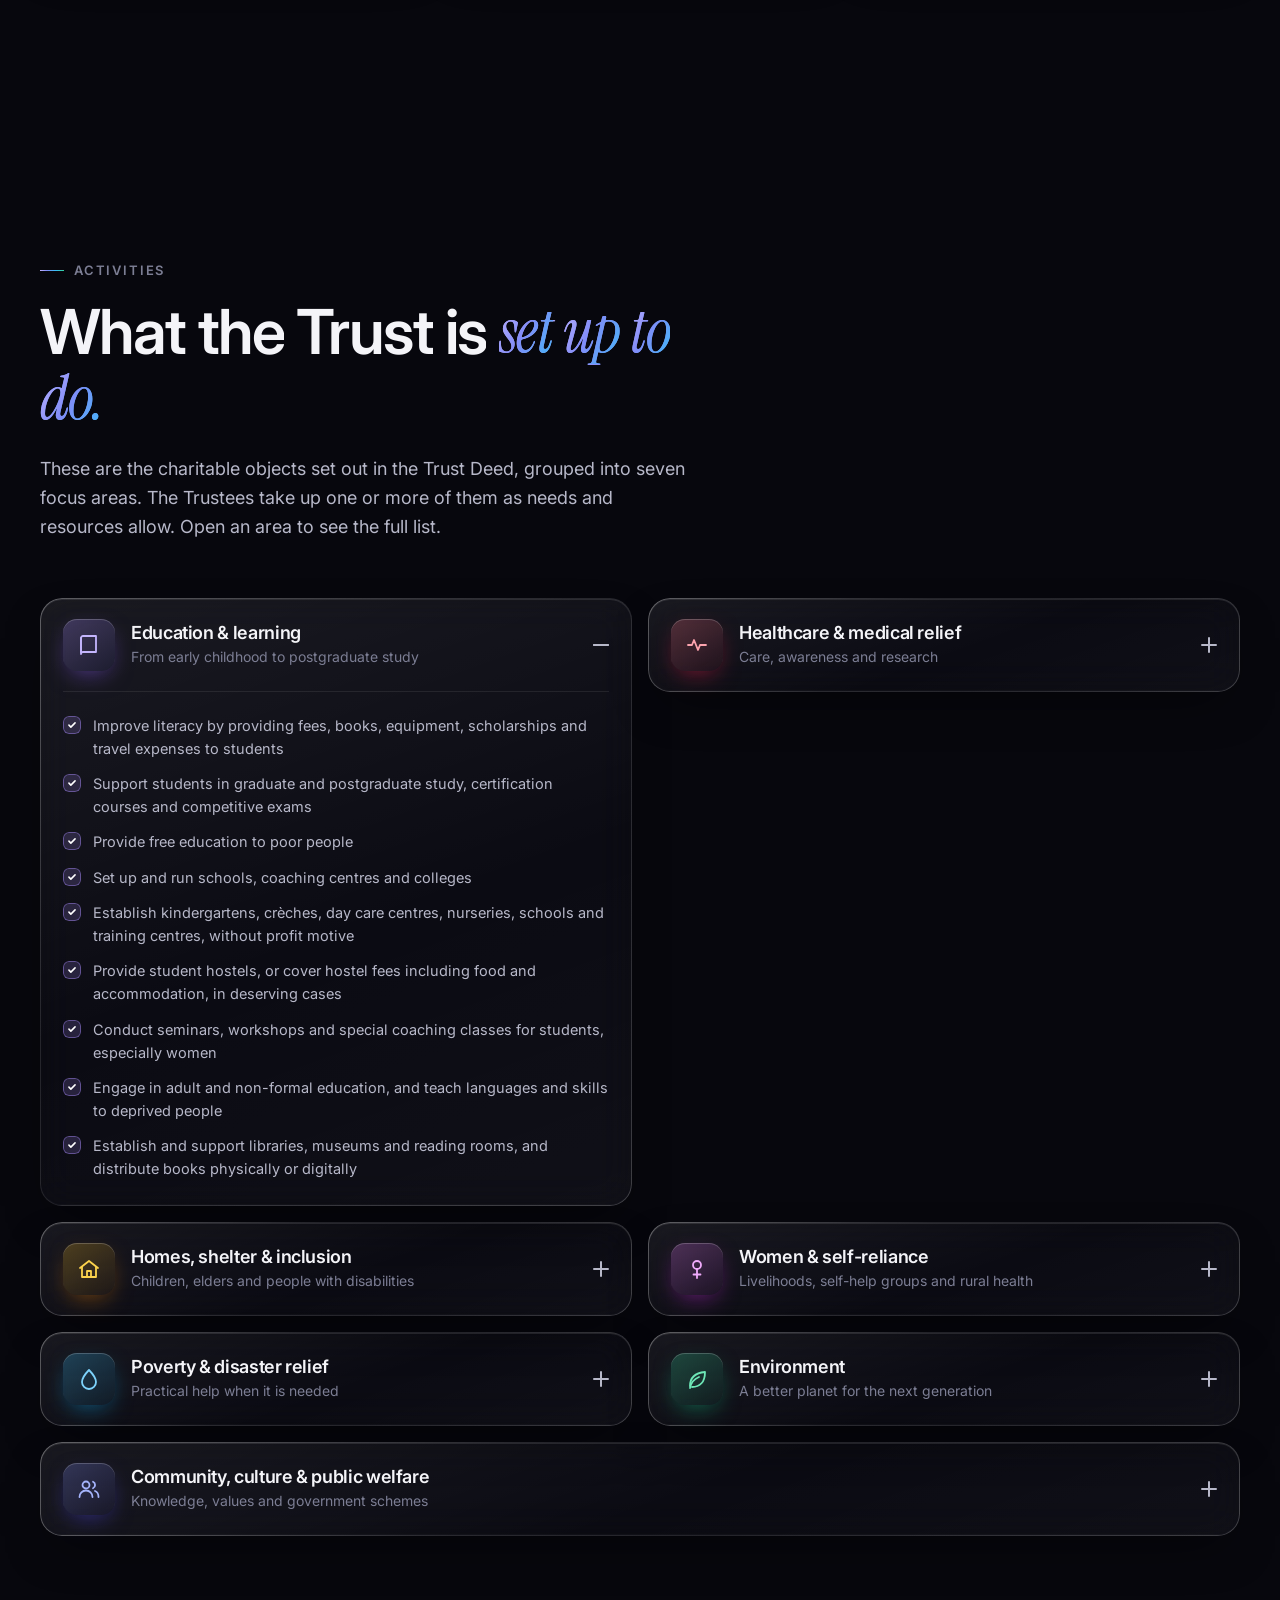
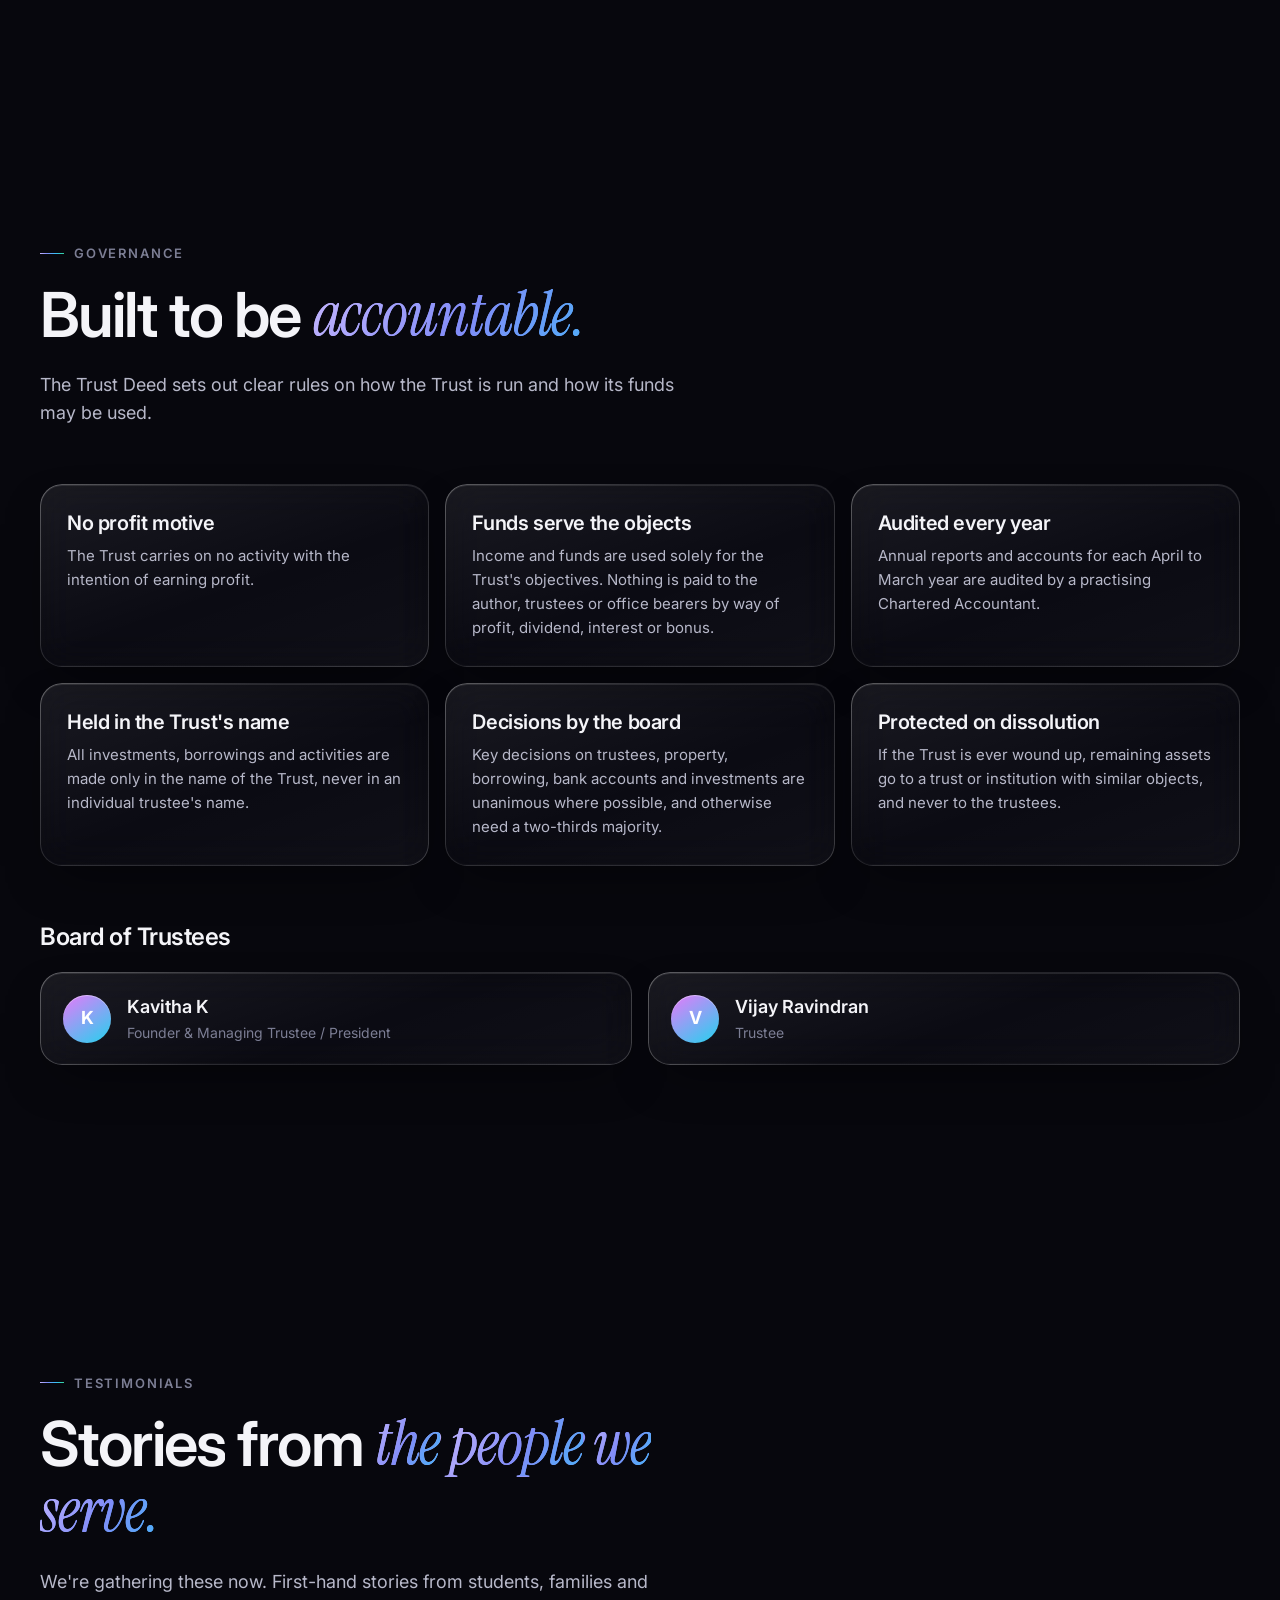
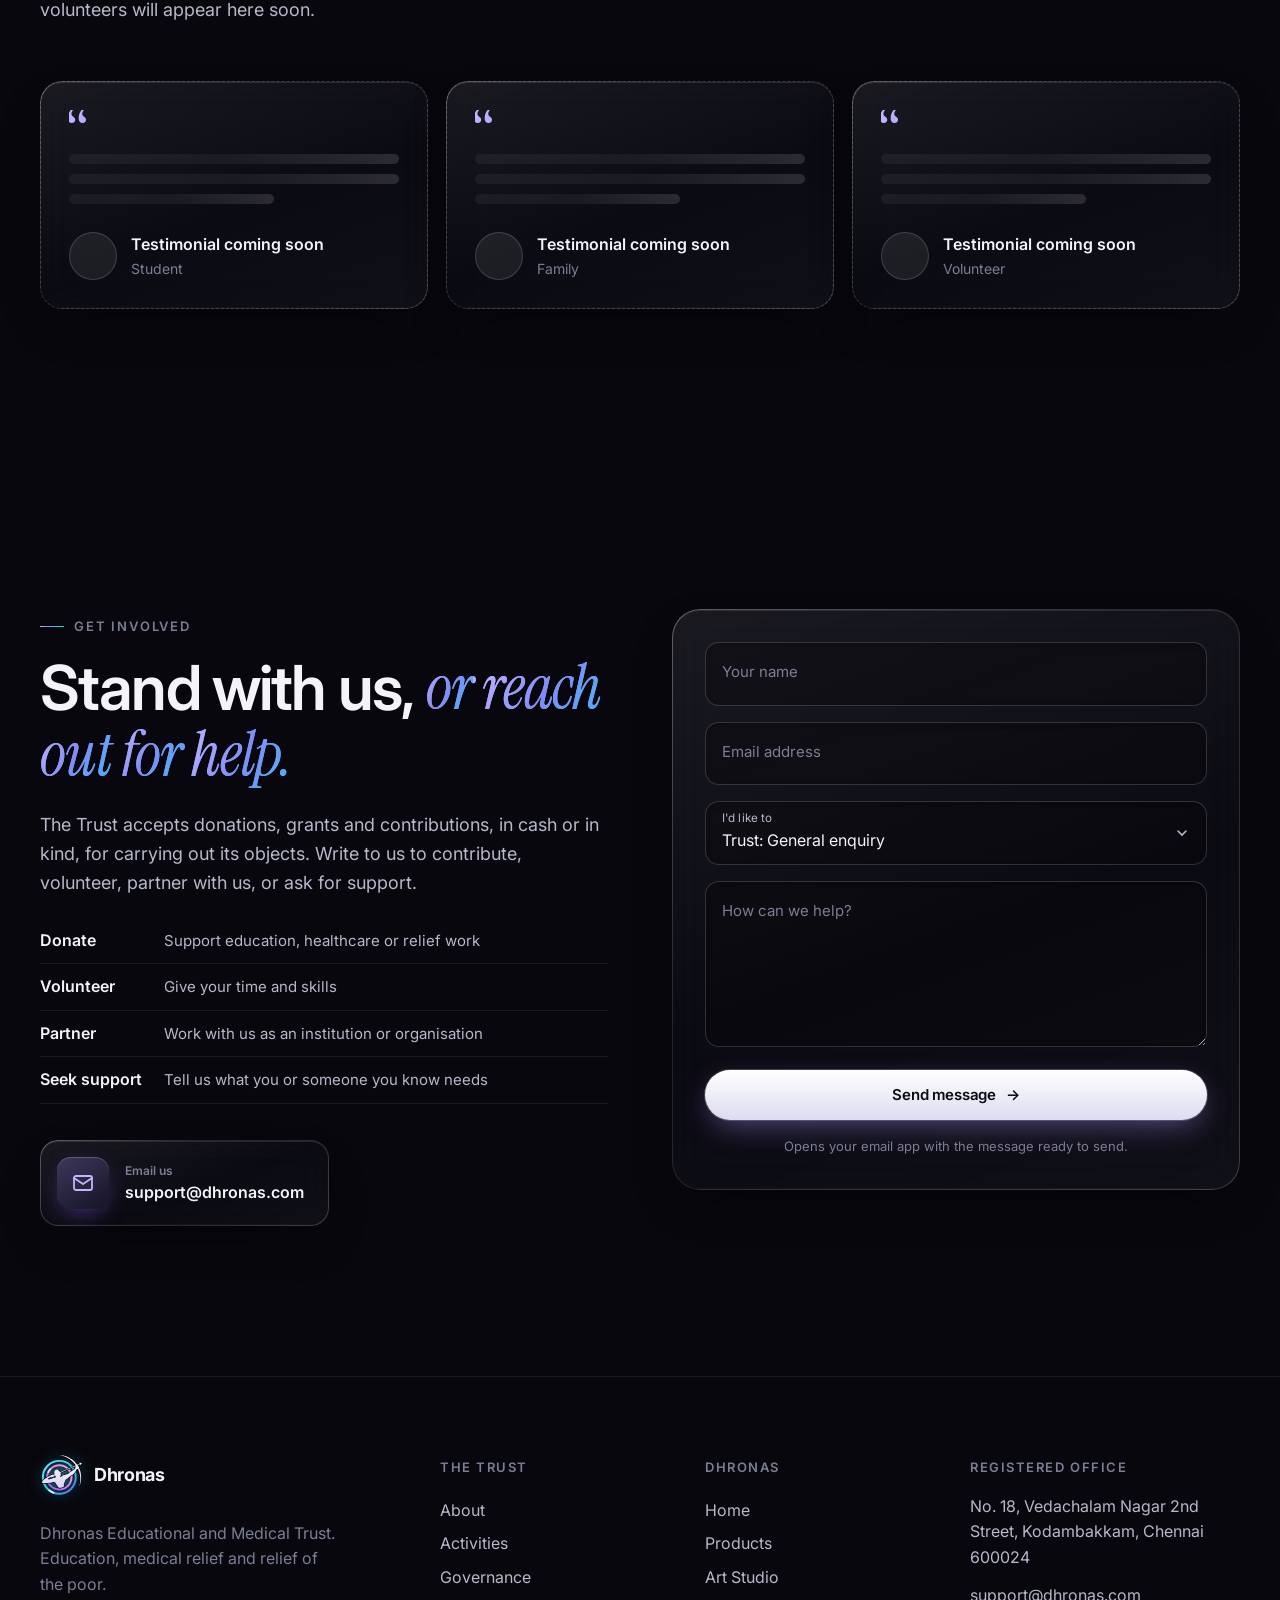
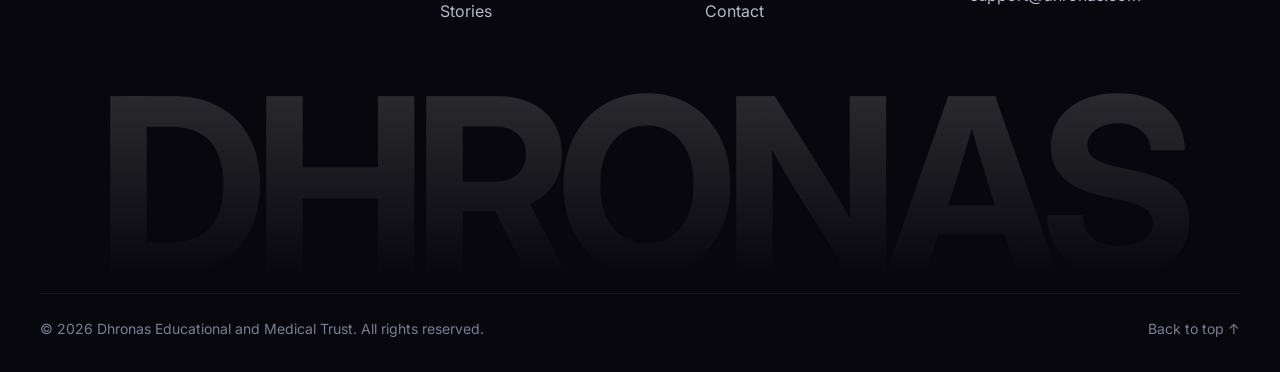
<file: trust/index.html>
<!DOCTYPE html>
<html lang="en">
<head>
  <meta charset="UTF-8" />
  <meta name="viewport" content="width=device-width, initial-scale=1" />
  <meta name="color-scheme" content="dark" />
  <meta name="theme-color" content="#07070d" />
  <title>Dhronas Educational and Medical Trust</title>
  <meta name="description" content="Dhronas Educational and Medical Trust is a not-for-profit charitable trust in Chennai, established in 2024 for the spread of education, medical relief and relief of the poor." />
  <meta property="og:title" content="Dhronas Educational and Medical Trust" />
  <meta property="og:description" content="A not-for-profit charitable trust for education, medical relief and relief of the poor." />
  <meta property="og:url" content="https://dhronas.com/trust/" />
  <meta property="og:type" content="website" />
  <link rel="canonical" href="https://dhronas.com/trust/" />
  <link rel="icon" href="/favicon.svg" type="image/svg+xml" />
  <link rel="preconnect" href="https://fonts.googleapis.com" />
  <link rel="preconnect" href="https://fonts.gstatic.com" crossorigin />
  <link href="https://fonts.googleapis.com/css2?family=Instrument+Serif:ital@0;1&family=Inter:wght@400;500;600;700&display=swap" rel="stylesheet" />
  <link rel="stylesheet" href="/styles.css" />
</head>
<body class="trust-page">
  <!-- Logo: archer + target rings (symbol reused across the page) -->
  <svg class="svg-defs" aria-hidden="true" focusable="false">
    <defs>
      <linearGradient id="dh-cyan" x1="0" y1="0" x2="1" y2="1"><stop offset="0" stop-color="#67e8f9"/><stop offset=".5" stop-color="#22d3ee"/><stop offset="1" stop-color="#6366f1"/></linearGradient>
      <linearGradient id="dh-mag" x1="1" y1="0" x2="0" y2="1"><stop offset="0" stop-color="#f9a8d4"/><stop offset=".5" stop-color="#e879f9"/><stop offset="1" stop-color="#8b5cf6"/></linearGradient>
      <linearGradient id="dh-archer" x1="0" y1="0" x2="0" y2="1"><stop offset="0" stop-color="#ffffff"/><stop offset="1" stop-color="#d9d6f5"/></linearGradient>
      <radialGradient id="dh-glow"><stop offset="0" stop-color="#8b5cf6" stop-opacity=".55"/><stop offset=".6" stop-color="#22d3ee" stop-opacity=".12"/><stop offset="1" stop-color="#22d3ee" stop-opacity="0"/></radialGradient>
      <path id="dh-archer-path" d="M47.55 90.71C46.14 89.27 45.31 88.31 44.77 87.48C44.35 86.84 43.68 85.87 43.28 85.33C41.82 83.32 41.08 82.02 40.06 79.65C39.82 79.08 38.48 77.73 37.13 76.69C35.93 75.77 34.88 75.59 32.41 75.87C31.41 75.98 30.74 76.22 28.25 77.32C27.49 77.66 26.99 77.77 25.62 77.93C24.70 78.04 23.32 78.21 22.56 78.31C19.80 78.69 18.72 78.76 13.75 78.85C8.69 78.95 8.69 78.95 7.84 79.36C5.84 80.34 2.85 79.55 2.05 77.82C0.89 75.34 3.20 71.57 7.83 68.38C8.85 67.68 9.83 67.00 10.00 66.87C10.40 66.57 12.06 65.53 12.60 65.24C12.83 65.12 13.31 64.82 13.67 64.59C14.91 63.77 15.96 63.12 16.05 63.12C16.11 63.12 16.41 62.94 16.73 62.71C17.05 62.49 17.52 62.21 17.78 62.09C18.03 61.98 18.48 61.71 18.76 61.50C19.05 61.30 19.35 61.13 19.42 61.12C19.50 61.12 19.84 60.94 20.19 60.71C20.83 60.27 21.55 59.84 22.69 59.19C23.05 58.98 23.62 58.65 23.96 58.45C24.29 58.25 24.87 57.91 25.25 57.69C26.06 57.21 27.95 56.44 28.75 56.26C29.06 56.19 30.62 56.13 32.22 56.13C35.49 56.12 35.75 56.07 35.99 55.33C36.08 55.06 36.13 53.51 36.11 50.74C36.09 46.01 36.10 45.98 37.04 44.53C38.32 42.54 41.31 41.11 43.81 41.28C44.49 41.33 44.93 41.46 45.76 41.85C47.95 42.88 49.33 44.12 50.81 46.39C51.87 48.01 52.20 48.37 52.63 48.37C53.04 48.37 54.27 47.96 54.79 47.64C55.01 47.51 55.41 47.33 55.69 47.25C55.96 47.16 56.55 46.90 56.99 46.67C57.43 46.44 57.89 46.25 58.01 46.25C58.13 46.25 58.65 46.02 59.17 45.75C59.69 45.48 60.20 45.25 60.30 45.25C60.40 45.25 60.85 45.06 61.30 44.82C61.75 44.59 62.33 44.33 62.59 44.25C62.85 44.16 63.34 43.94 63.69 43.75C64.03 43.56 64.54 43.33 64.81 43.25C65.09 43.16 65.68 42.91 66.12 42.69C66.57 42.47 67.15 42.22 67.41 42.13C67.67 42.05 68.12 41.85 68.41 41.69C68.70 41.53 69.19 41.33 69.50 41.25C69.81 41.17 70.26 40.97 70.50 40.81C70.74 40.64 71.25 40.40 71.63 40.27C72.00 40.14 72.65 39.87 73.06 39.66C73.48 39.45 74.04 39.21 74.31 39.13C74.59 39.04 75.09 38.81 75.44 38.62C75.78 38.44 76.29 38.21 76.56 38.12C76.84 38.04 77.26 37.86 77.50 37.74C77.91 37.52 78.69 37.18 80.56 36.42C80.97 36.25 81.76 35.89 82.31 35.63C82.86 35.36 83.45 35.11 83.62 35.06C83.80 35.01 84.11 34.86 84.33 34.73C84.55 34.60 85.05 34.38 85.44 34.25C85.83 34.12 86.34 33.89 86.56 33.75C86.79 33.61 87.30 33.38 87.70 33.25C88.09 33.11 88.65 32.87 88.93 32.70C89.21 32.54 89.75 32.31 90.12 32.19C90.50 32.07 91.04 31.83 91.32 31.67C91.60 31.51 92.16 31.26 92.55 31.13C92.95 30.99 93.45 30.77 93.67 30.64C93.89 30.50 94.39 30.27 94.79 30.12C96.23 29.59 96.11 29.20 93.48 25.92C90.46 22.16 86.03 17.82 82.01 14.68C81.58 14.34 80.99 13.88 80.70 13.66C80.08 13.18 78.51 12.11 77.31 11.37C75.93 10.52 74.73 9.75 74.19 9.38C73.91 9.19 73.41 8.91 73.07 8.76C72.73 8.61 72.36 8.41 72.25 8.31C72.14 8.21 71.73 8.02 71.35 7.89C70.97 7.76 70.44 7.52 70.17 7.35C69.91 7.18 69.49 6.97 69.25 6.88C69.01 6.79 68.53 6.56 68.19 6.37C67.84 6.17 67.23 5.89 66.82 5.74C66.41 5.59 65.91 5.36 65.70 5.24C65.49 5.12 64.95 4.93 64.50 4.83C64.05 4.73 63.32 4.48 62.88 4.27C62.43 4.07 61.87 3.86 61.62 3.81C61.38 3.76 60.71 3.54 60.12 3.31C59.54 3.09 58.84 2.87 58.56 2.82C58.29 2.78 57.33 2.58 56.44 2.37C55.54 2.17 54.50 1.95 54.12 1.87C53.27 1.71 53.06 1.59 53.17 1.31C53.31 0.94 56.27 1.13 58.88 1.67C60.01 1.90 61.42 2.16 62.00 2.24C62.58 2.33 63.40 2.53 63.81 2.69C64.22 2.86 64.87 3.05 65.25 3.13C65.63 3.20 66.36 3.43 66.88 3.63C67.39 3.83 68.29 4.12 68.88 4.29C70.27 4.69 71.89 5.35 74.45 6.58C75.07 6.88 75.63 7.13 75.68 7.13C75.85 7.12 78.17 8.29 78.69 8.63C78.96 8.82 79.46 9.13 79.79 9.33C82.71 11.07 83.50 11.56 84.22 12.08C89.69 16.06 94.23 20.37 97.63 24.81C99.08 26.71 99.88 27.50 100.35 27.50C100.76 27.50 102.23 26.98 102.81 26.63C103.02 26.51 103.41 26.33 103.69 26.25C103.96 26.16 104.55 25.90 104.99 25.67C105.43 25.44 105.87 25.25 105.96 25.25C106.06 25.25 106.30 25.16 106.51 25.06C106.81 24.90 106.88 24.79 106.88 24.42C106.87 24.05 106.77 23.88 106.16 23.29C105.50 22.65 105.46 22.59 105.67 22.44C105.92 22.25 106.40 22.27 108.75 22.57C109.54 22.67 110.71 22.80 111.35 22.87C112.61 23.00 112.88 23.12 112.88 23.57C112.88 23.87 110.27 27.49 109.24 28.62C108.77 29.14 108.72 29.17 108.57 28.96C108.46 28.81 108.42 28.49 108.47 27.94C108.60 26.27 108.25 26.02 106.69 26.63C106.14 26.85 105.38 27.19 105.00 27.38C104.62 27.58 104.14 27.78 103.94 27.82C103.50 27.93 101.83 28.82 101.66 29.04C101.12 29.73 102.23 31.59 103.60 32.30C104.22 32.62 104.50 33.22 104.63 34.52C104.78 35.96 104.92 36.46 105.43 37.49C105.66 37.94 105.89 38.45 105.94 38.62C105.99 38.80 106.19 39.25 106.37 39.62C106.56 40.00 106.82 40.62 106.94 41.00C107.06 41.38 107.27 41.85 107.39 42.06C107.52 42.27 107.71 42.86 107.82 43.37C107.93 43.89 108.18 44.73 108.37 45.25C108.57 45.77 108.79 46.52 108.87 46.93C108.96 47.33 109.16 48.02 109.32 48.46C109.49 48.89 109.68 49.66 109.75 50.16C110.08 52.53 110.17 53.02 110.45 54.19C110.72 55.27 110.79 56.04 110.97 59.98C111.25 66.24 110.98 71.36 110.20 74.49C110.10 74.87 109.96 75.69 109.88 76.31C109.65 78.10 107.98 83.95 107.34 85.20C107.16 85.56 106.95 86.10 106.87 86.42C106.71 87.02 106.47 87.33 106.26 87.19C106.04 87.06 106.11 86.29 106.42 85.40C106.72 84.53 106.94 83.49 107.69 79.38C108.44 75.33 108.73 69.10 108.40 64.31C108.11 60.09 108.01 59.09 107.68 57.56C107.50 56.74 107.28 55.42 107.17 54.62C107.06 53.80 106.85 52.86 106.68 52.42C106.51 52.00 106.28 51.22 106.18 50.69C106.08 50.16 105.80 49.15 105.56 48.44C105.32 47.74 105.12 47.05 105.13 46.92C105.13 46.78 104.93 46.28 104.70 45.80C104.47 45.33 104.21 44.69 104.12 44.38C104.04 44.07 103.82 43.51 103.62 43.13C103.43 42.75 103.20 42.18 103.12 41.88C102.93 41.13 102.30 40.16 101.86 39.93C101.11 39.54 100.33 39.70 98.97 40.52C98.05 41.07 97.96 41.20 96.96 43.13C95.66 45.67 94.44 47.87 93.88 48.69C91.95 51.49 89.73 53.93 87.93 55.22C86.84 56.01 85.47 56.87 85.31 56.88C85.24 56.88 84.90 57.05 84.56 57.27C84.22 57.48 83.68 57.75 83.38 57.85C83.07 57.96 82.61 58.17 82.36 58.32C82.11 58.48 81.70 58.70 81.44 58.80C80.68 59.12 80.01 59.74 79.12 60.93C77.53 63.08 75.14 64.94 70.88 67.37C67.35 69.38 66.95 69.75 66.75 71.14C66.62 72.02 65.83 74.22 65.31 75.16C65.12 75.49 64.89 76.08 64.79 76.47C64.55 77.40 64.21 78.03 63.63 78.67C62.93 79.44 62.91 79.50 62.82 82.06C62.77 83.37 62.65 85.37 62.56 86.50C62.46 87.63 62.38 88.86 62.38 89.21C62.37 90.48 62.19 90.61 60.06 90.93C59.38 91.03 58.14 91.25 57.31 91.42C56.49 91.59 55.39 91.79 54.88 91.88C54.36 91.96 53.25 92.19 52.41 92.39C49.71 93.03 49.90 93.09 47.55 90.71ZM20.82 68.69C21.64 68.44 22.68 68.18 23.12 68.11C23.57 68.03 24.42 67.81 25.00 67.62C25.58 67.43 26.57 67.21 27.19 67.13C28.36 66.98 29.41 66.58 31.19 65.61C33.08 64.59 35.16 64.27 37.31 64.68C38.37 64.89 38.75 64.81 39.05 64.35C39.34 63.90 39.75 62.26 39.75 61.55C39.75 59.88 38.24 57.38 37.22 57.38C36.58 57.38 36.27 57.79 35.98 59.02C35.66 60.38 35.52 60.57 34.67 60.82C34.29 60.93 33.63 61.19 33.21 61.38C32.69 61.62 32.07 61.78 31.31 61.86C29.09 62.12 27.33 62.38 26.70 62.56C26.35 62.65 25.73 62.80 25.31 62.88C24.90 62.96 24.38 63.14 24.15 63.28C23.92 63.42 23.47 63.66 23.14 63.82C21.82 64.45 18.00 67.96 18.00 68.54C18.00 69.26 18.73 69.30 20.82 68.69ZM55.12 61.22C55.37 61.07 55.98 60.59 56.50 60.13C58.47 58.40 59.94 57.50 61.49 57.12C62.01 56.99 62.77 56.77 63.17 56.63C63.58 56.49 64.45 56.29 65.11 56.19C65.77 56.08 66.90 55.83 67.62 55.63C68.35 55.44 69.32 55.21 69.79 55.13C70.26 55.05 71.05 54.83 71.55 54.63C72.04 54.44 72.70 54.21 73.00 54.13C73.31 54.05 73.76 53.85 74.01 53.69C74.25 53.53 74.74 53.26 75.09 53.08C75.47 52.89 76.41 52.10 77.47 51.08C79.25 49.37 80.25 48.61 81.25 48.16C81.59 48.02 82.37 47.39 83.19 46.61C85.08 44.81 87.05 43.52 88.60 43.06C90.17 42.59 93.94 39.23 94.25 38.02C94.32 37.72 94.52 37.21 94.67 36.89C94.83 36.57 95.05 35.94 95.17 35.49C95.28 35.03 95.54 34.30 95.75 33.86C96.15 33.00 96.23 32.31 95.95 31.94C95.68 31.57 94.99 31.66 93.84 32.23C93.27 32.50 92.67 32.77 92.50 32.82C92.33 32.87 91.85 33.09 91.44 33.32C91.03 33.55 90.48 33.77 90.22 33.82C89.97 33.86 89.51 34.06 89.22 34.25C88.92 34.43 88.37 34.69 87.99 34.81C87.62 34.93 87.08 35.17 86.80 35.33C86.52 35.49 85.96 35.74 85.56 35.88C85.16 36.01 84.65 36.23 84.44 36.36C84.22 36.49 83.82 36.66 83.55 36.75C83.28 36.83 82.76 37.07 82.39 37.28C82.01 37.48 81.42 37.74 81.07 37.84C80.72 37.94 80.21 38.16 79.93 38.33C79.65 38.49 79.11 38.73 78.74 38.86C77.99 39.13 76.37 39.85 75.50 40.30C75.19 40.46 74.71 40.66 74.44 40.75C74.16 40.84 73.57 41.09 73.12 41.31C72.68 41.54 72.17 41.76 72.00 41.81C71.62 41.92 69.76 42.73 68.56 43.31C68.08 43.54 67.55 43.77 67.38 43.82C67.20 43.86 66.78 44.05 66.44 44.24C66.09 44.43 65.50 44.69 65.12 44.81C64.75 44.93 64.27 45.13 64.06 45.26C63.86 45.38 63.38 45.60 63.00 45.74C62.62 45.89 62.06 46.14 61.75 46.30C61.44 46.46 61.05 46.64 60.88 46.68C60.57 46.77 59.46 47.25 57.44 48.19C56.89 48.44 56.16 48.75 55.81 48.88C54.76 49.25 53.45 50.04 53.28 50.40C53.15 50.68 53.15 50.82 53.32 51.27C53.44 51.57 53.64 52.26 53.78 52.81C53.91 53.36 54.16 54.18 54.32 54.62C55.11 56.76 55.02 57.33 53.80 57.94C52.46 58.61 51.75 59.35 51.75 60.10C51.75 60.69 51.93 60.96 52.54 61.27C53.54 61.78 54.19 61.77 55.12 61.22Z"/>
      <symbol id="dh-logo" viewBox="-4 -4 123 121">
        <circle cx="50" cy="63" r="54" fill="url(#dh-glow)"/>
        <circle cx="50" cy="63" r="46" fill="none" stroke="url(#dh-cyan)" stroke-width="5.5"/>
        <circle cx="50" cy="63" r="34" fill="none" stroke="url(#dh-mag)" stroke-width="5.5"/>
        <circle cx="50" cy="63" r="46" fill="none" stroke="#fff" stroke-width="5.5" stroke-linecap="round" stroke-dasharray="14 275" opacity=".75">
          <animateTransform attributeName="transform" type="rotate" from="0 50 63" to="360 50 63" dur="7s" repeatCount="indefinite"/>
        </circle>
        <circle cx="50" cy="63" r="34" fill="none" stroke="#fff" stroke-width="5.5" stroke-linecap="round" stroke-dasharray="10 204" opacity=".6">
          <animateTransform attributeName="transform" type="rotate" from="360 50 63" to="0 50 63" dur="5s" repeatCount="indefinite"/>
        </circle>
        <use href="#dh-archer-path" fill="none" stroke="#07070d" stroke-width="3.2" stroke-linejoin="round"/>
        <use href="#dh-archer-path" fill="url(#dh-archer)"/>
      </symbol>
    </defs>
  </svg>
  <a class="skip" href="#main">Skip to content</a>

  <!-- Ambient background -->
  <div class="bg" aria-hidden="true">
    <div class="aurora a1"></div>
    <div class="aurora a2"></div>
    <div class="aurora a3"></div>
    <div class="grid-lines"></div>
    <div class="noise"></div>
  </div>
  <div class="spotlight" aria-hidden="true"></div>
  <div class="progress" aria-hidden="true"></div>

  <header class="nav" id="nav">
    <div class="nav-inner glass">
      <a class="brand" href="/" aria-label="Dhronas home">
        <span class="logo" aria-hidden="true"><svg><use href="#dh-logo"/></svg></span>
        <span>Dhronas</span>
      </a>
      <nav id="nav-links" class="nav-links">
        <a href="#about">About</a>
        <a href="#activities">Activities</a>
        <a href="#governance">Governance</a>
        <a href="#stories">Stories</a>
        <a href="/">Dhronas home</a>
      </nav>
      <a class="btn btn-sm magnetic nav-cta" href="#involved"><span>Get involved</span></a>
      <button class="nav-toggle" aria-expanded="false" aria-controls="nav-links" aria-label="Open menu">
        <span></span><span></span>
      </button>
    </div>
  </header>

  <main id="main">
    <!-- HERO -->
    <section class="hero trust-hero" id="top">
      <div class="wrap hero-grid">
        <div class="hero-copy">
          <p class="pill reveal"><span class="dot"></span> Not-for-profit charitable trust · Chennai</p>
          <h1 class="split" data-split>
            Education, healthcare and dignity for <em>those who need it most.</em>
          </h1>
          <p class="lead reveal" style="--d: .5s">
            Dhronas Educational and Medical Trust was founded to serve the public without any profit
            motive, through the spread of education, medical relief and relief of the poor.
          </p>
          <div class="hero-actions reveal" style="--d: .65s">
            <a class="btn magnetic" href="#involved"><span>Get involved</span><i aria-hidden="true">→</i></a>
            <a class="btn btn-glass magnetic" href="#activities"><span>Our focus areas</span></a>
          </div>
        </div>

        <aside class="trust-facts glass reveal" style="--d: .35s" aria-label="The Trust at a glance">
          <svg class="facts-logo" aria-hidden="true"><use href="#dh-logo"/></svg>
          <dl>
            <div><dt>Legal name</dt><dd>Dhronas Educational and Medical Trust</dd></div>
            <div><dt>Type</dt><dd>Public charitable trust</dd></div>
            <div><dt>Established</dt><dd>25 January 2024</dd></div>
            <div><dt>Registration</dt><dd>Sub-Registrar, Ashok Nagar, Chennai. Book IV, Document No. 11 of 2024</dd></div>
            <div><dt>Registered office</dt><dd>No. 18, Vedachalam Nagar 2nd Street, Kodambakkam, Chennai 600024</dd></div>
          </dl>
        </aside>
      </div>
    </section>

    <!-- ABOUT -->
    <section class="section" id="about">
      <div class="wrap">
        <p class="eyebrow reveal">Who we are</p>
        <h2 class="vision-quote split" data-split>
          Help that reaches people <em>irrespective of caste, colour or creed.</em>
        </h2>
        <p class="section-lead reveal">
          The Trust exists for the benefit of the public at large. Its beneficiaries are not restricted
          to any religion, caste, creed or community, and its programmes are open to all who need them.
        </p>
        <div class="pillars">
          <article class="pillar glass reveal tilt" style="--d: .05s">
            <div class="icon violet"><svg viewBox="0 0 24 24"><path d="M2 9l10-5 10 5-10 5z"/><path d="M6 11.5V16c0 1.5 3 3 6 3s6-1.500 6-3v-4.500"/></svg></div>
            <h3>Spread of education</h3>
            <p>Removing the barriers of cost, distance and access, so that deserving students can keep learning.</p>
          </article>
          <article class="pillar glass reveal tilt" style="--d: .15s">
            <div class="icon rose"><svg viewBox="0 0 24 24"><path d="M12 20s-8-4.800-8-10.500A4.500 4.500 0 0 1 12 7a4.500 4.500 0 0 1 8 2.500C20 15.200 12 20 12 20z"/><path d="M12 10v5M9.500 12.500h5"/></svg></div>
            <h3>Medical relief</h3>
            <p>Bringing care, awareness and treatment within reach of poor and deserving people.</p>
          </article>
          <article class="pillar glass reveal tilt" style="--d: .25s">
            <div class="icon cyan"><svg viewBox="0 0 24 24"><path d="M3 11l9-7 9 7"/><path d="M5 10v10h14V10"/><path d="M12 17s-3-1.800-3-3.800a1.700 1.700 0 0 1 3-1 1.700 1.700 0 0 1 3 1c0 2-3 3.800-3 3.800z"/></svg></div>
            <h3>Relief of the poor</h3>
            <p>Standing with people in need, whether in everyday hardship or at the time of a natural calamity.</p>
          </article>
        </div>
      </div>
    </section>

    <!-- ACTIVITIES -->
    <section class="section" id="activities">
      <div class="wrap">
        <p class="eyebrow reveal">Activities</p>
        <h2 class="split" data-split>What the Trust is <em>set up to do.</em></h2>
        <p class="section-lead reveal">
          These are the charitable objects set out in the Trust Deed, grouped into seven focus areas.
          The Trustees take up one or more of them as needs and resources allow. Open an area to see the full list.
        </p>

        <div class="areas">
          <article class="area glass reveal open" style="--accent: #a78bfa">
            <button class="area-head" type="button" aria-expanded="true" aria-controls="area-education">
              <span class="icon violet"><svg viewBox="0 0 24 24"><path d="M4 5a2 2 0 0 1 2-2h13v16H6a2 2 0 0 0-2 2z"/><path d="M4 19V5"/></svg></span>
              <span class="area-title"><strong>Education &amp; learning</strong><small>From early childhood to postgraduate study</small></span>
              <span class="area-chevron" aria-hidden="true"></span>
            </button>
            <div class="area-panel" id="area-education"><div>
              <ul class="features">
                <li>Improve literacy by providing fees, books, equipment, scholarships and travel expenses to students</li>
                <li>Support students in graduate and postgraduate study, certification courses and competitive exams</li>
                <li>Provide free education to poor people</li>
                <li>Set up and run schools, coaching centres and colleges</li>
                <li>Establish kindergartens, crèches, day care centres, nurseries, schools and training centres, without profit motive</li>
                <li>Provide student hostels, or cover hostel fees including food and accommodation, in deserving cases</li>
                <li>Conduct seminars, workshops and special coaching classes for students, especially women</li>
                <li>Engage in adult and non-formal education, and teach languages and skills to deprived people</li>
                <li>Establish and support libraries, museums and reading rooms, and distribute books physically or digitally</li>
              </ul>
            </div></div>
          </article>

          <article class="area glass reveal" style="--accent: #fb7185">
            <button class="area-head" type="button" aria-expanded="false" aria-controls="area-health">
              <span class="icon rose"><svg viewBox="0 0 24 24"><path d="M3 12h4l2-5 4 10 2-5h6"/></svg></span>
              <span class="area-title"><strong>Healthcare &amp; medical relief</strong><small>Care, awareness and research</small></span>
              <span class="area-chevron" aria-hidden="true"></span>
            </button>
            <div class="area-panel" id="area-health"><div>
              <ul class="features">
                <li>Run charitable hospitals and conduct health camps for poor and deserving people</li>
                <li>Establish and run hospitals for the poor on a no-loss, no-profit basis</li>
                <li>Set up hospitals and nursing homes for children, women and others</li>
                <li>Conduct nutritional and health services</li>
                <li>Conduct camps to educate and create awareness of health care, and assist in providing health care centres</li>
                <li>Assist hospitals in setting up facilities such as blood banks and eye banks for poor patients</li>
                <li>Establish and support medical institutions for research in allopathy, homeopathy, Ayurveda, Unani and other systems, particularly for chronic and incurable diseases</li>
                <li>Provide rehabilitation centres for people with alcohol dependence</li>
              </ul>
            </div></div>
          </article>

          <article class="area glass reveal" style="--accent: #fbbf24">
            <button class="area-head" type="button" aria-expanded="false" aria-controls="area-care">
              <span class="icon amber"><svg viewBox="0 0 24 24"><path d="M3 11l9-7 9 7"/><path d="M5 10v10h14V10"/><path d="M10 20v-6h4v6"/></svg></span>
              <span class="area-title"><strong>Homes, shelter &amp; inclusion</strong><small>Children, elders and people with disabilities</small></span>
              <span class="area-chevron" aria-hidden="true"></span>
            </button>
            <div class="area-panel" id="area-care"><div>
              <ul class="features">
                <li>Establish and manage homes for the aged, providing shelter and amenities free or at subsidised cost in deserving cases</li>
                <li>Start child and aged homes, orphanages and shelters for women, and assist existing orphanages</li>
                <li>Provide accommodation, food, clothes and free education to orphans and helpless children</li>
                <li>Run children's homes, orphanages and mercy homes, and help street children and abused children</li>
                <li>Help physically, visually and mentally challenged children with education suited to their learning capacity</li>
                <li>Provide treatment for physically, visually and mentally challenged people</li>
              </ul>
            </div></div>
          </article>

          <article class="area glass reveal" style="--accent: #e879f9">
            <button class="area-head" type="button" aria-expanded="false" aria-controls="area-women">
              <span class="icon magenta"><svg viewBox="0 0 24 24"><circle cx="12" cy="8" r="4"/><path d="M12 12v9M8.500 17.500h7"/></svg></span>
              <span class="area-title"><strong>Women &amp; self-reliance</strong><small>Livelihoods, self-help groups and rural health</small></span>
              <span class="area-chevron" aria-hidden="true"></span>
            </button>
            <div class="area-panel" id="area-women"><div>
              <ul class="features">
                <li>Help self-employed women grow by arranging loans from nationalised banks and giving them training</li>
                <li>Establish day care centres for the children of working women</li>
                <li>Form self-help groups with deprived women, men and transgender people for their own development</li>
                <li>Provide sanitary facilities for women and children, and promote preventive health measures in rural areas</li>
              </ul>
            </div></div>
          </article>

          <article class="area glass reveal" style="--accent: #38bdf8">
            <button class="area-head" type="button" aria-expanded="false" aria-controls="area-relief">
              <span class="icon cyan"><svg viewBox="0 0 24 24"><path d="M12 3s7 7.200 7 12a7 7 0 0 1-14 0c0-4.800 7-12 7-12z"/></svg></span>
              <span class="area-title"><strong>Poverty &amp; disaster relief</strong><small>Practical help when it is needed</small></span>
              <span class="area-chevron" aria-hidden="true"></span>
            </button>
            <div class="area-panel" id="area-relief"><div>
              <ul class="features">
                <li>Provide food, medical services, clothes, cooking utensils, food grains and housing to needy people during natural calamities and at other times</li>
                <li>Render financial assistance to the poor and deserving</li>
                <li>Help poor and deserving people in connection with marriage</li>
                <li>Work for people below the poverty line, and for deprived people, poor women and children</li>
                <li>Promote the all-round welfare of socially, economically and educationally downtrodden people of India</li>
              </ul>
            </div></div>
          </article>

          <article class="area glass reveal" style="--accent: #34d399">
            <button class="area-head" type="button" aria-expanded="false" aria-controls="area-environment">
              <span class="icon emerald"><svg viewBox="0 0 24 24"><path d="M5 19c0-8 5-13 15-14 0 10-5 15-13 15"/><path d="M5 21c1-5 4-9 9-11"/></svg></span>
              <span class="area-title"><strong>Environment</strong><small>A better planet for the next generation</small></span>
              <span class="area-chevron" aria-hidden="true"></span>
            </button>
            <div class="area-panel" id="area-environment"><div>
              <ul class="features">
                <li>Plant trees for a greener environment</li>
                <li>Conduct activities that create a better ocean, land and atmospheric environment</li>
                <li>Arrange awareness camps, competitions and public activities to prevent environmental degradation</li>
                <li>Promote guest lectures from experts on environmental awareness, for people of all ages</li>
                <li>Guide the public through various means of communication to build a better environment for the next generation</li>
                <li>Undertake all legal activities to prevent pollution and conserve water, soil and air</li>
              </ul>
            </div></div>
          </article>

          <article class="area glass reveal" style="--accent: #818cf8">
            <button class="area-head" type="button" aria-expanded="false" aria-controls="area-community">
              <span class="icon indigo"><svg viewBox="0 0 24 24"><circle cx="9" cy="8" r="3.500"/><path d="M2.500 20c0-3.600 2.900-6.500 6.500-6.500s6.500 2.900 6.500 6.500"/><path d="M16 4.800a3.500 3.500 0 0 1 0 6.400M18 14c2.100.8 3.500 3 3.500 6"/></svg></span>
              <span class="area-title"><strong>Community, culture &amp; public welfare</strong><small>Knowledge, values and government schemes</small></span>
              <span class="area-chevron" aria-hidden="true"></span>
            </button>
            <div class="area-panel" id="area-community"><div>
              <ul class="features">
                <li>Organise charitable activities on all days</li>
                <li>Implement the teachings of great, noble and learned people for social upliftment</li>
                <li>Promote moral education, culture, tradition, charity, world peace, harmony and general welfare</li>
                <li>Conduct periodic lectures, meetings, conferences, seminars and surveys on matters of interest to weaker sections</li>
                <li>Promote all manner of social activities that enrich the lives of deprived people</li>
                <li>Enable socially, educationally and economically deprived people to realise and fulfil their responsibilities</li>
                <li>Conduct orientation programmes on basic law for social workers</li>
                <li>Provide a medium for exchanging information and experience with similar organisations</li>
                <li>Undertake public welfare programmes and implement welfare schemes allotted by State and Central Government</li>
                <li>Make donations to other charitable trusts and institutions recognised under Section 80G of the Income Tax Act, 1961</li>
              </ul>
            </div></div>
          </article>
        </div>
      </div>
    </section>

    <!-- GOVERNANCE -->
    <section class="section" id="governance">
      <div class="wrap">
        <p class="eyebrow reveal">Governance</p>
        <h2 class="split" data-split>Built to be <em>accountable.</em></h2>
        <p class="section-lead reveal">The Trust Deed sets out clear rules on how the Trust is run and how its funds may be used.</p>

        <div class="principles">
          <article class="principle glass reveal" style="--d: .05s">
            <h3>No profit motive</h3>
            <p>The Trust carries on no activity with the intention of earning profit.</p>
          </article>
          <article class="principle glass reveal" style="--d: .1s">
            <h3>Funds serve the objects</h3>
            <p>Income and funds are used solely for the Trust's objectives. Nothing is paid to the author, trustees or office bearers by way of profit, dividend, interest or bonus.</p>
          </article>
          <article class="principle glass reveal" style="--d: .15s">
            <h3>Audited every year</h3>
            <p>Annual reports and accounts for each April to March year are audited by a practising Chartered Accountant.</p>
          </article>
          <article class="principle glass reveal" style="--d: .2s">
            <h3>Held in the Trust's name</h3>
            <p>All investments, borrowings and activities are made only in the name of the Trust, never in an individual trustee's name.</p>
          </article>
          <article class="principle glass reveal" style="--d: .25s">
            <h3>Decisions by the board</h3>
            <p>Key decisions on trustees, property, borrowing, bank accounts and investments are unanimous where possible, and otherwise need a two-thirds majority.</p>
          </article>
          <article class="principle glass reveal" style="--d: .3s">
            <h3>Protected on dissolution</h3>
            <p>If the Trust is ever wound up, remaining assets go to a trust or institution with similar objects, and never to the trustees.</p>
          </article>
        </div>

        <h3 class="board-title reveal">Board of Trustees</h3>
        <div class="board">
          <article class="trustee glass reveal" style="--d: .05s">
            <span class="avatar" aria-hidden="true">K</span>
            <span><strong>Kavitha K</strong><small>Founder &amp; Managing Trustee / President</small></span>
          </article>
          <article class="trustee glass reveal" style="--d: .15s">
            <span class="avatar" aria-hidden="true">V</span>
            <span><strong>Vijay Ravindran</strong><small>Trustee</small></span>
          </article>
        </div>
      </div>
    </section>

    <!-- STORIES: replace each placeholder card below with a real testimonial.
         Format when ready:
         <article class="story glass reveal">
           <span class="story-mark" aria-hidden="true">“</span>
           <blockquote>The testimonial text.</blockquote>
           <div class="story-who"><span class="avatar">A</span><span><strong>Name</strong><small>Role or location</small></span></div>
         </article> -->
    <section class="section" id="stories">
      <div class="wrap">
        <p class="eyebrow reveal">Testimonials</p>
        <h2 class="split" data-split>Stories from <em>the people we serve.</em></h2>
        <p class="section-lead reveal">We're gathering these now. First-hand stories from students, families and volunteers will appear here soon.</p>

        <div class="stories">
          <article class="story placeholder glass reveal" style="--d: .05s">
            <span class="story-mark" aria-hidden="true">“</span>
            <div class="skeleton" aria-hidden="true"><i></i><i></i><i></i></div>
            <div class="story-who"><span class="avatar" aria-hidden="true"></span><span><strong>Testimonial coming soon</strong><small>Student</small></span></div>
          </article>
          <article class="story placeholder glass reveal" style="--d: .15s">
            <span class="story-mark" aria-hidden="true">“</span>
            <div class="skeleton" aria-hidden="true"><i></i><i></i><i></i></div>
            <div class="story-who"><span class="avatar" aria-hidden="true"></span><span><strong>Testimonial coming soon</strong><small>Family</small></span></div>
          </article>
          <article class="story placeholder glass reveal" style="--d: .25s">
            <span class="story-mark" aria-hidden="true">“</span>
            <div class="skeleton" aria-hidden="true"><i></i><i></i><i></i></div>
            <div class="story-who"><span class="avatar" aria-hidden="true"></span><span><strong>Testimonial coming soon</strong><small>Volunteer</small></span></div>
          </article>
        </div>
      </div>
    </section>

    <!-- GET INVOLVED -->
    <section class="section" id="involved">
      <div class="wrap contact">
        <div class="contact-copy">
          <p class="eyebrow reveal">Get involved</p>
          <h2 class="split" data-split>Stand with us, <em>or reach out for help.</em></h2>
          <p class="section-lead reveal">
            The Trust accepts donations, grants and contributions, in cash or in kind, for carrying out its objects.
            Write to us to contribute, volunteer, partner with us, or ask for support.
          </p>
          <ul class="ways reveal">
            <li><strong>Donate</strong><span>Support education, healthcare or relief work</span></li>
            <li><strong>Volunteer</strong><span>Give your time and skills</span></li>
            <li><strong>Partner</strong><span>Work with us as an institution or organisation</span></li>
            <li><strong>Seek support</strong><span>Tell us what you or someone you know needs</span></li>
          </ul>
          <a class="contact-card glass reveal" href="mailto:support@dhronas.com">
            <span class="icon violet"><svg viewBox="0 0 24 24"><rect x="3" y="5" width="18" height="14" rx="2"/><path d="M3 7l9 6 9-6"/></svg></span>
            <span><small>Email us</small>support@dhronas.com</span>
          </a>
        </div>

        <form class="form glass reveal" id="contact-form" novalidate style="--d: .15s">
          <div class="field">
            <input type="text" id="f-name" name="name" autocomplete="name" placeholder=" " required />
            <label for="f-name">Your name</label>
          </div>
          <div class="field">
            <input type="email" id="f-email" name="email" autocomplete="email" placeholder=" " required />
            <label for="f-email">Email address</label>
          </div>
          <div class="field">
            <select id="f-topic" name="topic">
              <option>Trust: General enquiry</option>
              <option>Trust: Donate</option>
              <option>Trust: Volunteer</option>
              <option>Trust: Partnership</option>
              <option>Trust: Seek support</option>
            </select>
            <label for="f-topic" class="fixed">I'd like to</label>
          </div>
          <div class="field">
            <textarea id="f-message" name="message" rows="5" placeholder=" " required></textarea>
            <label for="f-message">How can we help?</label>
          </div>
          <button class="btn btn-block magnetic" type="submit"><span>Send message</span><i aria-hidden="true">→</i></button>
          <p class="form-note" id="form-note" role="status">Opens your email app with the message ready to send.</p>
        </form>
      </div>
    </section>
  </main>

  <footer class="footer">
    <div class="wrap">
      <div class="footer-grid">
        <div class="footer-brand">
          <a class="brand" href="/">
            <span class="logo" aria-hidden="true"><svg><use href="#dh-logo"/></svg></span>
            <span>Dhronas</span>
          </a>
          <p>Dhronas Educational and Medical Trust. Education, medical relief and relief of the poor.</p>
        </div>
        <div>
          <h4>The Trust</h4>
          <a href="#about">About</a>
          <a href="#activities">Activities</a>
          <a href="#governance">Governance</a>
          <a href="#stories">Stories</a>
        </div>
        <div>
          <h4>Dhronas</h4>
          <a href="/">Home</a>
          <a href="/#products">Products</a>
          <a href="/arts/">Art Studio</a>
          <a href="/#contact">Contact</a>
        </div>
        <div>
          <h4>Registered office</h4>
          <p class="footer-address">No. 18, Vedachalam Nagar 2nd Street, Kodambakkam, Chennai 600024</p>
          <a href="mailto:support@dhronas.com">support@dhronas.com</a>
        </div>
      </div>
      <div class="footer-word" aria-hidden="true">DHRONAS</div>
      <div class="footer-bottom">
        <span>© <span id="year">2026</span> Dhronas Educational and Medical Trust. All rights reserved.</span>
        <a href="#top" class="to-top">Back to top ↑</a>
      </div>
    </div>
  </footer>

  <script src="/script.js"></script>
</body>
</html>
</file>
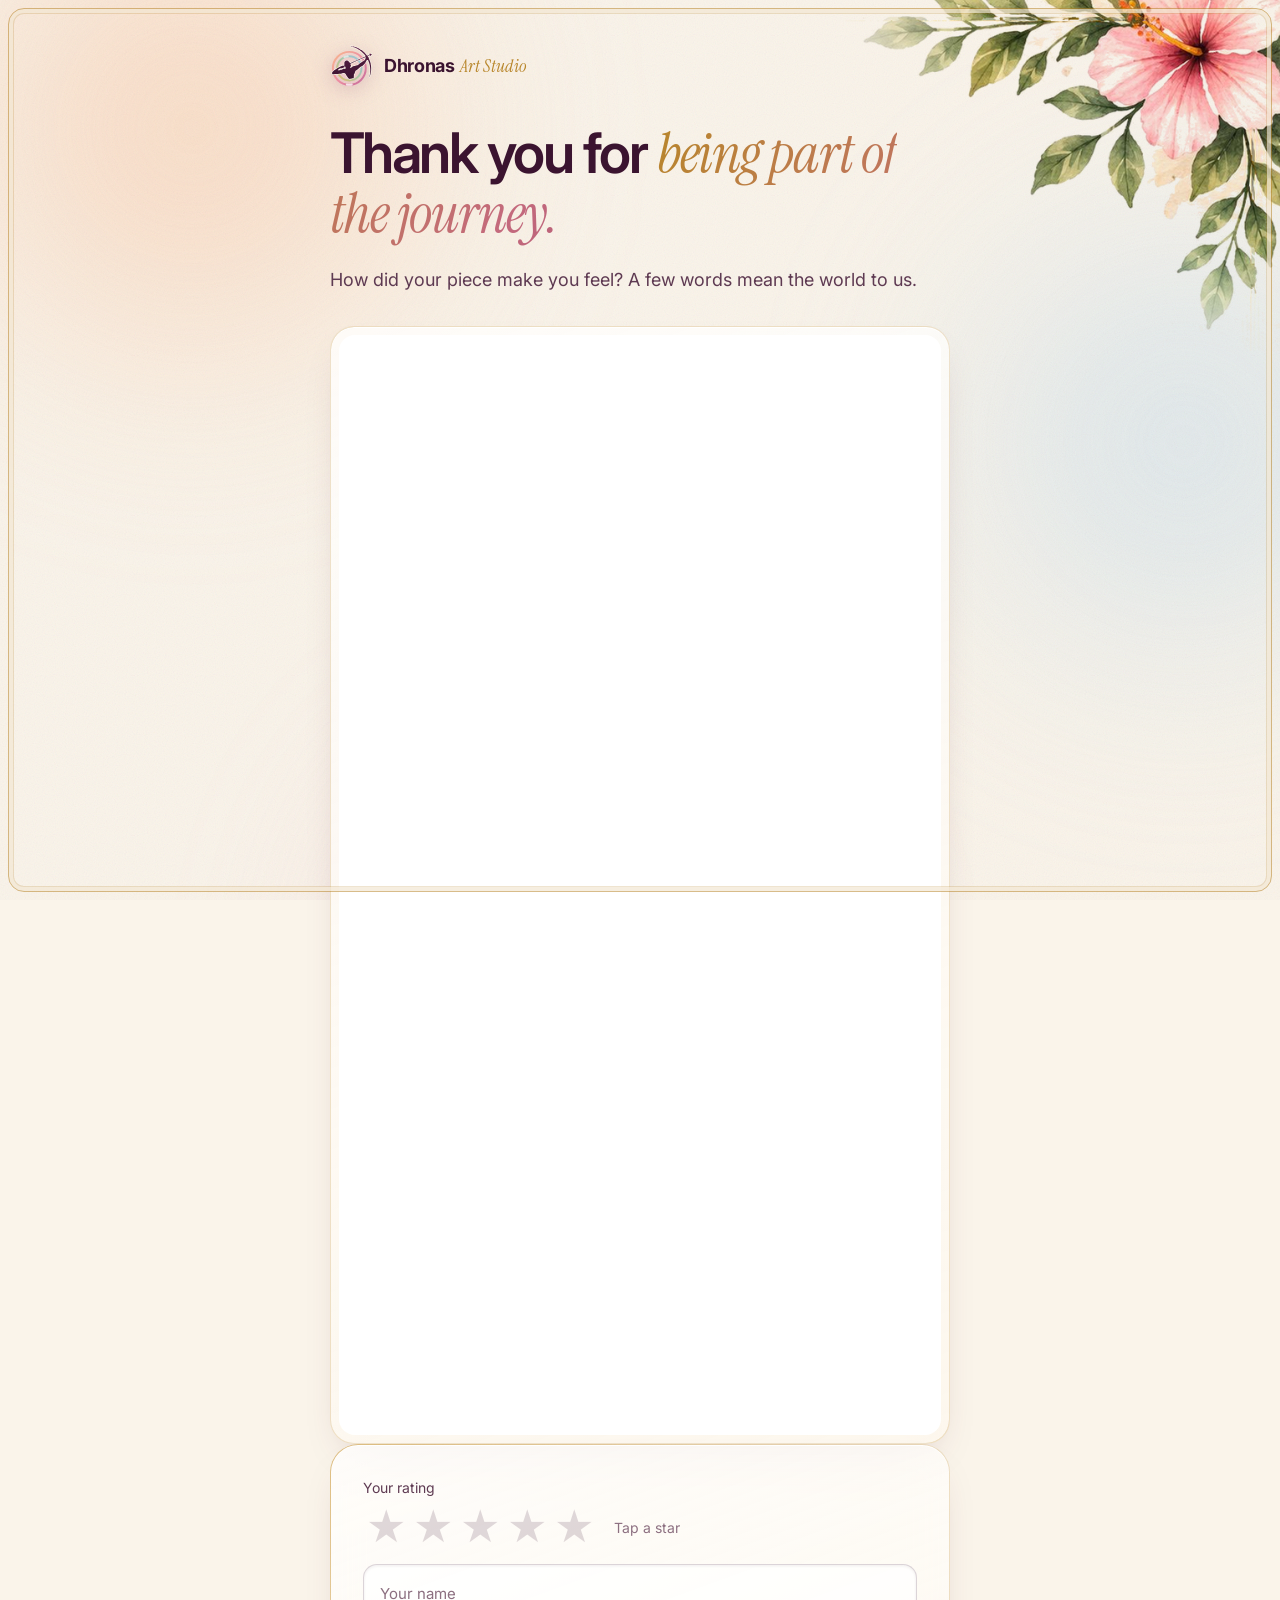
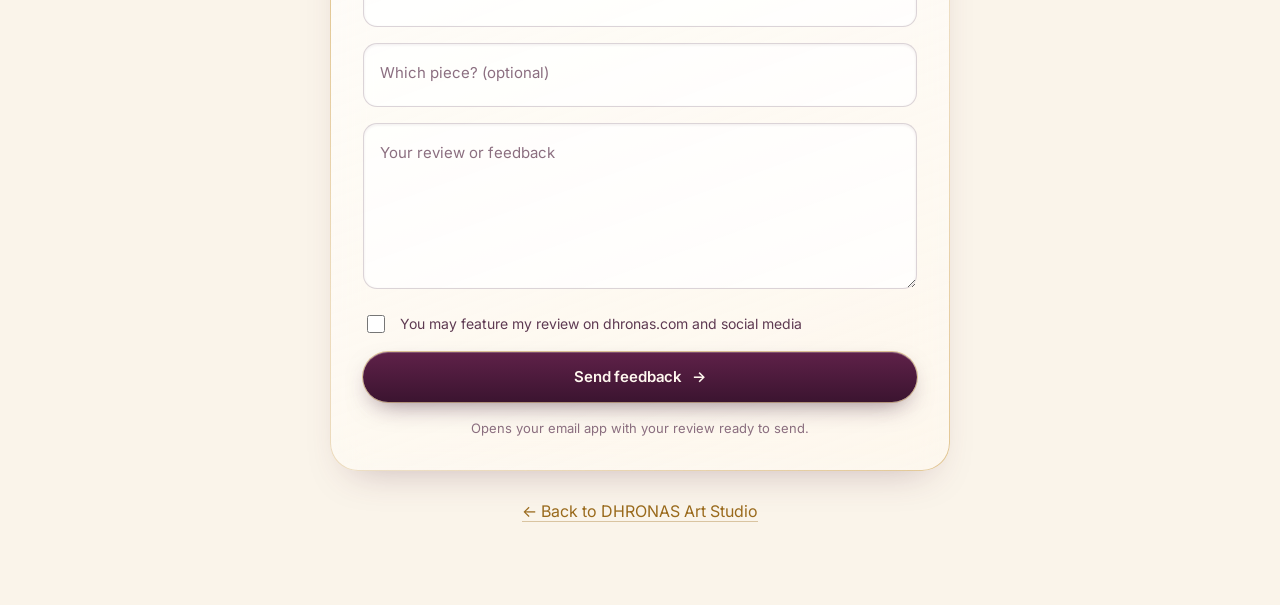
<file: arts/feedback/index.html>
<!DOCTYPE html>
<html lang="en">
<head>
  <meta charset="UTF-8" />
  <meta name="viewport" content="width=device-width, initial-scale=1" />
  <meta name="color-scheme" content="light" />
  <meta name="theme-color" content="#faf4ea" />
  <title>Share Your Feedback · DHRONAS Art Studio</title>
  <meta name="description" content="Leave a review or feedback for DHRONAS Art Studio." />
  <link rel="canonical" href="https://dhronas.com/arts/feedback/" />
  <link rel="icon" href="/favicon.svg" type="image/svg+xml" />
  <link rel="preconnect" href="https://fonts.googleapis.com" />
  <link rel="preconnect" href="https://fonts.gstatic.com" crossorigin />
  <link href="https://fonts.googleapis.com/css2?family=Instrument+Serif:ital@0;1&family=Inter:wght@400;500;600;700&display=swap" rel="stylesheet" />
  <link rel="stylesheet" href="/styles.css" />
</head>
<body class="arts-page feedback-page">
  <!-- Logo: archer + target rings (symbol reused across the page) -->
  <svg class="svg-defs" aria-hidden="true" focusable="false">
    <defs>
      <linearGradient id="dh-cyan" x1="0" y1="0" x2="1" y2="1"><stop offset="0" stop-color="#f7b98c"/><stop offset=".5" stop-color="#ee8fa3"/><stop offset="1" stop-color="#c46a9a"/></linearGradient>
      <linearGradient id="dh-mag" x1="1" y1="0" x2="0" y2="1"><stop offset="0" stop-color="#9cc3e4"/><stop offset=".5" stop-color="#a9c9a4"/><stop offset="1" stop-color="#e2bd6a"/></linearGradient>
      <linearGradient id="dh-archer" x1="0" y1="0" x2="0" y2="1"><stop offset="0" stop-color="#5f2149"/><stop offset="1" stop-color="#3b1430"/></linearGradient>
      <radialGradient id="dh-glow"><stop offset="0" stop-color="#fbe3c8" stop-opacity=".9"/><stop offset=".6" stop-color="#f6c7d2" stop-opacity=".35"/><stop offset="1" stop-color="#f6c7d2" stop-opacity="0"/></radialGradient>
      <path id="dh-archer-path" d="M47.55 90.71C46.14 89.27 45.31 88.31 44.77 87.48C44.35 86.84 43.68 85.87 43.28 85.33C41.82 83.32 41.08 82.02 40.06 79.65C39.82 79.08 38.48 77.73 37.13 76.69C35.93 75.77 34.88 75.59 32.41 75.87C31.41 75.98 30.74 76.22 28.25 77.32C27.49 77.66 26.99 77.77 25.62 77.93C24.70 78.04 23.32 78.21 22.56 78.31C19.80 78.69 18.72 78.76 13.75 78.85C8.69 78.95 8.69 78.95 7.84 79.36C5.84 80.34 2.85 79.55 2.05 77.82C0.89 75.34 3.20 71.57 7.83 68.38C8.85 67.68 9.83 67.00 10.00 66.87C10.40 66.57 12.06 65.53 12.60 65.24C12.83 65.12 13.31 64.82 13.67 64.59C14.91 63.77 15.96 63.12 16.05 63.12C16.11 63.12 16.41 62.94 16.73 62.71C17.05 62.49 17.52 62.21 17.78 62.09C18.03 61.98 18.48 61.71 18.76 61.50C19.05 61.30 19.35 61.13 19.42 61.12C19.50 61.12 19.84 60.94 20.19 60.71C20.83 60.27 21.55 59.84 22.69 59.19C23.05 58.98 23.62 58.65 23.96 58.45C24.29 58.25 24.87 57.91 25.25 57.69C26.06 57.21 27.95 56.44 28.75 56.26C29.06 56.19 30.62 56.13 32.22 56.13C35.49 56.12 35.75 56.07 35.99 55.33C36.08 55.06 36.13 53.51 36.11 50.74C36.09 46.01 36.10 45.98 37.04 44.53C38.32 42.54 41.31 41.11 43.81 41.28C44.49 41.33 44.93 41.46 45.76 41.85C47.95 42.88 49.33 44.12 50.81 46.39C51.87 48.01 52.20 48.37 52.63 48.37C53.04 48.37 54.27 47.96 54.79 47.64C55.01 47.51 55.41 47.33 55.69 47.25C55.96 47.16 56.55 46.90 56.99 46.67C57.43 46.44 57.89 46.25 58.01 46.25C58.13 46.25 58.65 46.02 59.17 45.75C59.69 45.48 60.20 45.25 60.30 45.25C60.40 45.25 60.85 45.06 61.30 44.82C61.75 44.59 62.33 44.33 62.59 44.25C62.85 44.16 63.34 43.94 63.69 43.75C64.03 43.56 64.54 43.33 64.81 43.25C65.09 43.16 65.68 42.91 66.12 42.69C66.57 42.47 67.15 42.22 67.41 42.13C67.67 42.05 68.12 41.85 68.41 41.69C68.70 41.53 69.19 41.33 69.50 41.25C69.81 41.17 70.26 40.97 70.50 40.81C70.74 40.64 71.25 40.40 71.63 40.27C72.00 40.14 72.65 39.87 73.06 39.66C73.48 39.45 74.04 39.21 74.31 39.13C74.59 39.04 75.09 38.81 75.44 38.62C75.78 38.44 76.29 38.21 76.56 38.12C76.84 38.04 77.26 37.86 77.50 37.74C77.91 37.52 78.69 37.18 80.56 36.42C80.97 36.25 81.76 35.89 82.31 35.63C82.86 35.36 83.45 35.11 83.62 35.06C83.80 35.01 84.11 34.86 84.33 34.73C84.55 34.60 85.05 34.38 85.44 34.25C85.83 34.12 86.34 33.89 86.56 33.75C86.79 33.61 87.30 33.38 87.70 33.25C88.09 33.11 88.65 32.87 88.93 32.70C89.21 32.54 89.75 32.31 90.12 32.19C90.50 32.07 91.04 31.83 91.32 31.67C91.60 31.51 92.16 31.26 92.55 31.13C92.95 30.99 93.45 30.77 93.67 30.64C93.89 30.50 94.39 30.27 94.79 30.12C96.23 29.59 96.11 29.20 93.48 25.92C90.46 22.16 86.03 17.82 82.01 14.68C81.58 14.34 80.99 13.88 80.70 13.66C80.08 13.18 78.51 12.11 77.31 11.37C75.93 10.52 74.73 9.75 74.19 9.38C73.91 9.19 73.41 8.91 73.07 8.76C72.73 8.61 72.36 8.41 72.25 8.31C72.14 8.21 71.73 8.02 71.35 7.89C70.97 7.76 70.44 7.52 70.17 7.35C69.91 7.18 69.49 6.97 69.25 6.88C69.01 6.79 68.53 6.56 68.19 6.37C67.84 6.17 67.23 5.89 66.82 5.74C66.41 5.59 65.91 5.36 65.70 5.24C65.49 5.12 64.95 4.93 64.50 4.83C64.05 4.73 63.32 4.48 62.88 4.27C62.43 4.07 61.87 3.86 61.62 3.81C61.38 3.76 60.71 3.54 60.12 3.31C59.54 3.09 58.84 2.87 58.56 2.82C58.29 2.78 57.33 2.58 56.44 2.37C55.54 2.17 54.50 1.95 54.12 1.87C53.27 1.71 53.06 1.59 53.17 1.31C53.31 0.94 56.27 1.13 58.88 1.67C60.01 1.90 61.42 2.16 62.00 2.24C62.58 2.33 63.40 2.53 63.81 2.69C64.22 2.86 64.87 3.05 65.25 3.13C65.63 3.20 66.36 3.43 66.88 3.63C67.39 3.83 68.29 4.12 68.88 4.29C70.27 4.69 71.89 5.35 74.45 6.58C75.07 6.88 75.63 7.13 75.68 7.13C75.85 7.12 78.17 8.29 78.69 8.63C78.96 8.82 79.46 9.13 79.79 9.33C82.71 11.07 83.50 11.56 84.22 12.08C89.69 16.06 94.23 20.37 97.63 24.81C99.08 26.71 99.88 27.50 100.35 27.50C100.76 27.50 102.23 26.98 102.81 26.63C103.02 26.51 103.41 26.33 103.69 26.25C103.96 26.16 104.55 25.90 104.99 25.67C105.43 25.44 105.87 25.25 105.96 25.25C106.06 25.25 106.30 25.16 106.51 25.06C106.81 24.90 106.88 24.79 106.88 24.42C106.87 24.05 106.77 23.88 106.16 23.29C105.50 22.65 105.46 22.59 105.67 22.44C105.92 22.25 106.40 22.27 108.75 22.57C109.54 22.67 110.71 22.80 111.35 22.87C112.61 23.00 112.88 23.12 112.88 23.57C112.88 23.87 110.27 27.49 109.24 28.62C108.77 29.14 108.72 29.17 108.57 28.96C108.46 28.81 108.42 28.49 108.47 27.94C108.60 26.27 108.25 26.02 106.69 26.63C106.14 26.85 105.38 27.19 105.00 27.38C104.62 27.58 104.14 27.78 103.94 27.82C103.50 27.93 101.83 28.82 101.66 29.04C101.12 29.73 102.23 31.59 103.60 32.30C104.22 32.62 104.50 33.22 104.63 34.52C104.78 35.96 104.92 36.46 105.43 37.49C105.66 37.94 105.89 38.45 105.94 38.62C105.99 38.80 106.19 39.25 106.37 39.62C106.56 40.00 106.82 40.62 106.94 41.00C107.06 41.38 107.27 41.85 107.39 42.06C107.52 42.27 107.71 42.86 107.82 43.37C107.93 43.89 108.18 44.73 108.37 45.25C108.57 45.77 108.79 46.52 108.87 46.93C108.96 47.33 109.16 48.02 109.32 48.46C109.49 48.89 109.68 49.66 109.75 50.16C110.08 52.53 110.17 53.02 110.45 54.19C110.72 55.27 110.79 56.04 110.97 59.98C111.25 66.24 110.98 71.36 110.20 74.49C110.10 74.87 109.96 75.69 109.88 76.31C109.65 78.10 107.98 83.95 107.34 85.20C107.16 85.56 106.95 86.10 106.87 86.42C106.71 87.02 106.47 87.33 106.26 87.19C106.04 87.06 106.11 86.29 106.42 85.40C106.72 84.53 106.94 83.49 107.69 79.38C108.44 75.33 108.73 69.10 108.40 64.31C108.11 60.09 108.01 59.09 107.68 57.56C107.50 56.74 107.28 55.42 107.17 54.62C107.06 53.80 106.85 52.86 106.68 52.42C106.51 52.00 106.28 51.22 106.18 50.69C106.08 50.16 105.80 49.15 105.56 48.44C105.32 47.74 105.12 47.05 105.13 46.92C105.13 46.78 104.93 46.28 104.70 45.80C104.47 45.33 104.21 44.69 104.12 44.38C104.04 44.07 103.82 43.51 103.62 43.13C103.43 42.75 103.20 42.18 103.12 41.88C102.93 41.13 102.30 40.16 101.86 39.93C101.11 39.54 100.33 39.70 98.97 40.52C98.05 41.07 97.96 41.20 96.96 43.13C95.66 45.67 94.44 47.87 93.88 48.69C91.95 51.49 89.73 53.93 87.93 55.22C86.84 56.01 85.47 56.87 85.31 56.88C85.24 56.88 84.90 57.05 84.56 57.27C84.22 57.48 83.68 57.75 83.38 57.85C83.07 57.96 82.61 58.17 82.36 58.32C82.11 58.48 81.70 58.70 81.44 58.80C80.68 59.12 80.01 59.74 79.12 60.93C77.53 63.08 75.14 64.94 70.88 67.37C67.35 69.38 66.95 69.75 66.75 71.14C66.62 72.02 65.83 74.22 65.31 75.16C65.12 75.49 64.89 76.08 64.79 76.47C64.55 77.40 64.21 78.03 63.63 78.67C62.93 79.44 62.91 79.50 62.82 82.06C62.77 83.37 62.65 85.37 62.56 86.50C62.46 87.63 62.38 88.86 62.38 89.21C62.37 90.48 62.19 90.61 60.06 90.93C59.38 91.03 58.14 91.25 57.31 91.42C56.49 91.59 55.39 91.79 54.88 91.88C54.36 91.96 53.25 92.19 52.41 92.39C49.71 93.03 49.90 93.09 47.55 90.71ZM20.82 68.69C21.64 68.44 22.68 68.18 23.12 68.11C23.57 68.03 24.42 67.81 25.00 67.62C25.58 67.43 26.57 67.21 27.19 67.13C28.36 66.98 29.41 66.58 31.19 65.61C33.08 64.59 35.16 64.27 37.31 64.68C38.37 64.89 38.75 64.81 39.05 64.35C39.34 63.90 39.75 62.26 39.75 61.55C39.75 59.88 38.24 57.38 37.22 57.38C36.58 57.38 36.27 57.79 35.98 59.02C35.66 60.38 35.52 60.57 34.67 60.82C34.29 60.93 33.63 61.19 33.21 61.38C32.69 61.62 32.07 61.78 31.31 61.86C29.09 62.12 27.33 62.38 26.70 62.56C26.35 62.65 25.73 62.80 25.31 62.88C24.90 62.96 24.38 63.14 24.15 63.28C23.92 63.42 23.47 63.66 23.14 63.82C21.82 64.45 18.00 67.96 18.00 68.54C18.00 69.26 18.73 69.30 20.82 68.69ZM55.12 61.22C55.37 61.07 55.98 60.59 56.50 60.13C58.47 58.40 59.94 57.50 61.49 57.12C62.01 56.99 62.77 56.77 63.17 56.63C63.58 56.49 64.45 56.29 65.11 56.19C65.77 56.08 66.90 55.83 67.62 55.63C68.35 55.44 69.32 55.21 69.79 55.13C70.26 55.05 71.05 54.83 71.55 54.63C72.04 54.44 72.70 54.21 73.00 54.13C73.31 54.05 73.76 53.85 74.01 53.69C74.25 53.53 74.74 53.26 75.09 53.08C75.47 52.89 76.41 52.10 77.47 51.08C79.25 49.37 80.25 48.61 81.25 48.16C81.59 48.02 82.37 47.39 83.19 46.61C85.08 44.81 87.05 43.52 88.60 43.06C90.17 42.59 93.94 39.23 94.25 38.02C94.32 37.72 94.52 37.21 94.67 36.89C94.83 36.57 95.05 35.94 95.17 35.49C95.28 35.03 95.54 34.30 95.75 33.86C96.15 33.00 96.23 32.31 95.95 31.94C95.68 31.57 94.99 31.66 93.84 32.23C93.27 32.50 92.67 32.77 92.50 32.82C92.33 32.87 91.85 33.09 91.44 33.32C91.03 33.55 90.48 33.77 90.22 33.82C89.97 33.86 89.51 34.06 89.22 34.25C88.92 34.43 88.37 34.69 87.99 34.81C87.62 34.93 87.08 35.17 86.80 35.33C86.52 35.49 85.96 35.74 85.56 35.88C85.16 36.01 84.65 36.23 84.44 36.36C84.22 36.49 83.82 36.66 83.55 36.75C83.28 36.83 82.76 37.07 82.39 37.28C82.01 37.48 81.42 37.74 81.07 37.84C80.72 37.94 80.21 38.16 79.93 38.33C79.65 38.49 79.11 38.73 78.74 38.86C77.99 39.13 76.37 39.85 75.50 40.30C75.19 40.46 74.71 40.66 74.44 40.75C74.16 40.84 73.57 41.09 73.12 41.31C72.68 41.54 72.17 41.76 72.00 41.81C71.62 41.92 69.76 42.73 68.56 43.31C68.08 43.54 67.55 43.77 67.38 43.82C67.20 43.86 66.78 44.05 66.44 44.24C66.09 44.43 65.50 44.69 65.12 44.81C64.75 44.93 64.27 45.13 64.06 45.26C63.86 45.38 63.38 45.60 63.00 45.74C62.62 45.89 62.06 46.14 61.75 46.30C61.44 46.46 61.05 46.64 60.88 46.68C60.57 46.77 59.46 47.25 57.44 48.19C56.89 48.44 56.16 48.75 55.81 48.88C54.76 49.25 53.45 50.04 53.28 50.40C53.15 50.68 53.15 50.82 53.32 51.27C53.44 51.57 53.64 52.26 53.78 52.81C53.91 53.36 54.16 54.18 54.32 54.62C55.11 56.76 55.02 57.33 53.80 57.94C52.46 58.61 51.75 59.35 51.75 60.10C51.75 60.69 51.93 60.96 52.54 61.27C53.54 61.78 54.19 61.77 55.12 61.22Z"/>
      <symbol id="dh-logo" viewBox="-4 -4 123 121">
        <circle cx="50" cy="63" r="54" fill="url(#dh-glow)"/>
        <circle cx="50" cy="63" r="46" fill="none" stroke="url(#dh-cyan)" stroke-width="5.5"/>
        <circle cx="50" cy="63" r="34" fill="none" stroke="url(#dh-mag)" stroke-width="5.5"/>
        <circle cx="50" cy="63" r="46" fill="none" stroke="#fff" stroke-width="5.5" stroke-linecap="round" stroke-dasharray="14 275" opacity=".75">
          <animateTransform attributeName="transform" type="rotate" from="0 50 63" to="360 50 63" dur="7s" repeatCount="indefinite"/>
        </circle>
        <circle cx="50" cy="63" r="34" fill="none" stroke="#fff" stroke-width="5.5" stroke-linecap="round" stroke-dasharray="10 204" opacity=".6">
          <animateTransform attributeName="transform" type="rotate" from="360 50 63" to="0 50 63" dur="5s" repeatCount="indefinite"/>
        </circle>
        <use href="#dh-archer-path" fill="none" stroke="#fbf5ec" stroke-width="3.2" stroke-linejoin="round"/>
        <use href="#dh-archer-path" fill="url(#dh-archer)"/>
      </symbol>
    </defs>
  </svg>
  <div class="bg" aria-hidden="true">
    <div class="aurora a1"></div>
    <div class="aurora a2"></div>
    <div class="aurora a3"></div>
    <div class="noise"></div>
  </div>

  <img class="floral floral-hero" src="/arts/images/floral-corner.png" alt="" aria-hidden="true" />
  <main class="wrap feedback-main" id="main">
    <a class="brand feedback-brand" href="/arts/" aria-label="DHRONAS Art Studio">
      <span class="logo" aria-hidden="true"><svg><use href="#dh-logo"/></svg></span>
      <span>Dhronas <span class="brand-sub">Art Studio</span></span>
    </a>

    <h1 class="feedback-title">Thank you for <em>being part of the journey.</em></h1>
    <p class="section-lead">How did your piece make you feel? A few words mean the world to us.</p>

    <!-- Shown once a Google Form link is set in FEEDBACK_FORM_URL below -->
    <div class="gform glass" id="gform" hidden>
      <iframe title="DHRONAS Art Studio feedback form" loading="lazy"></iframe>
    </div>

    <!-- Built-in form, used until the Google Form is ready -->
    <form class="form glass" id="review-form" novalidate>
      <fieldset class="stars-field">
        <legend>Your rating</legend>
        <div class="stars">
          <input type="radio" id="s5" name="rating" value="5" /><label for="s5" title="5 stars">★</label>
          <input type="radio" id="s4" name="rating" value="4" /><label for="s4" title="4 stars">★</label>
          <input type="radio" id="s3" name="rating" value="3" /><label for="s3" title="3 stars">★</label>
          <input type="radio" id="s2" name="rating" value="2" /><label for="s2" title="2 stars">★</label>
          <input type="radio" id="s1" name="rating" value="1" /><label for="s1" title="1 star">★</label>
        </div>
        <span class="stars-hint" id="stars-hint">Tap a star</span>
      </fieldset>
      <div class="field">
        <input type="text" id="r-name" name="name" autocomplete="name" placeholder=" " required />
        <label for="r-name">Your name</label>
      </div>
      <div class="field">
        <input type="text" id="r-piece" name="piece" placeholder=" " />
        <label for="r-piece">Which piece? (optional)</label>
      </div>
      <div class="field">
        <textarea id="r-message" name="message" rows="5" placeholder=" " required></textarea>
        <label for="r-message">Your review or feedback</label>
      </div>
      <label class="check">
        <input type="checkbox" name="consent" />
        <span>You may feature my review on dhronas.com and social media</span>
      </label>
      <button class="btn btn-block" type="submit"><span>Send feedback</span><i aria-hidden="true">→</i></button>
      <p class="form-note" id="review-note" role="status">Opens your email app with your review ready to send.</p>
    </form>

    <p class="feedback-foot">
      <a class="text-link" href="/arts/">← Back to DHRONAS Art Studio</a>
    </p>
  </main>

  <script>
    // Paste the Google Form's share link here (Send → link icon), e.g.
    // "https://docs.google.com/forms/d/e/XXXXXXXX/viewform". Leave empty to use the built-in form.
    const FEEDBACK_FORM_URL = "https://docs.google.com/forms/d/e/1FAIpQLSfijsuqfMotp_qKTU4870zCfmoGoXUYy8UIisCvELLAaPZgag/viewform";

    (() => {
      const form = document.getElementById("review-form");
      if (FEEDBACK_FORM_URL) {
        const box = document.getElementById("gform");
        const url = new URL(FEEDBACK_FORM_URL);
        url.searchParams.set("embedded", "true");
        box.querySelector("iframe").src = url.href;
        box.hidden = false;
        form.hidden = true;
        return;
      }

      const hint = document.getElementById("stars-hint");
      const words = ["", "Not for me", "It's okay", "Good", "Loved it", "Absolutely loved it"];
      form.querySelectorAll('input[name="rating"]').forEach((r) =>
        r.addEventListener("change", () => { hint.textContent = words[r.value]; })
      );

      const note = document.getElementById("review-note");
      form.addEventListener("submit", (e) => {
        e.preventDefault();
        const d = new FormData(form);
        let ok = true;
        ["name", "message"].forEach((n) => {
          const valid = (d.get(n) || "").trim() !== "";
          form.querySelector(`[name="${n}"]`).closest(".field").classList.toggle("invalid", !valid);
          if (!valid) ok = false;
        });
        if (!d.get("rating")) { hint.textContent = "Please choose a rating"; ok = false; }
        if (!ok) {
          note.textContent = "Please add a rating, your name and a few words.";
          note.className = "form-note err";
          return;
        }
        const stars = "★".repeat(+d.get("rating")) + "☆".repeat(5 - d.get("rating"));
        const body = [
          `Rating: ${stars} (${d.get("rating")}/5)`,
          d.get("piece") ? `Piece: ${d.get("piece")}` : "",
          "",
          d.get("message"),
          "",
          `— ${d.get("name")}`,
          d.get("consent") ? "OK to feature this review publicly." : "Please keep this review private.",
        ].filter((l, i, a) => l !== "" || a[i - 1] !== "").join("\n");
        const subject = `Art Studio review from ${d.get("name")} (${d.get("rating")}/5)`;
        window.location.href = `mailto:support@dhronas.com?subject=${encodeURIComponent(subject)}&body=${encodeURIComponent(body)}`;
        note.textContent = "Your email app should open now. Thank you so much!";
        note.className = "form-note ok";
      });
    })();
  </script>
</body>
</html>
</file>
<file: styles.css>
/* ============ Tokens ============ */
:root {
  --bg: #07070d;
  --bg-2: #0c0c16;
  --ink: #f4f4f8;
  --ink-2: #b7b8c9;
  --ink-3: #7c7e94;
  --line: rgba(255, 255, 255, 0.08);
  --line-2: rgba(255, 255, 255, 0.16);
  --glass: rgba(255, 255, 255, 0.045);
  --glass-2: rgba(255, 255, 255, 0.08);
  --violet: #a78bfa;
  --indigo: #6366f1;
  --emerald: #34d399;
  --cyan: #38bdf8;
  --amber: #fbbf24;
  --grad: linear-gradient(120deg, #c4b5fd 0%, #818cf8 30%, #38bdf8 65%, #34d399 100%);
  --radius: 22px;
  --ease: cubic-bezier(0.22, 1, 0.36, 1);
  --serif: "Instrument Serif", Georgia, serif;
  --sans: "Inter", system-ui, -apple-system, "Segoe UI", sans-serif;
}

*, *::before, *::after { box-sizing: border-box; }
html { scroll-behavior: smooth; -webkit-text-size-adjust: 100%; }
body {
  margin: 0;
  background: var(--bg);
  color: var(--ink);
  font-family: var(--sans);
  font-size: 16px;
  line-height: 1.6;
  -webkit-font-smoothing: antialiased;
  overflow-x: hidden;
}
img, svg { display: block; max-width: 100%; }
a { color: inherit; text-decoration: none; }
button, input, select, textarea { font: inherit; color: inherit; }
::selection { background: rgba(129, 140, 248, 0.35); }

.skip { position: absolute; left: -999px; top: 8px; z-index: 100; background: #fff; color: #000; padding: 8px 14px; border-radius: 8px; }
.skip:focus { left: 16px; }
:focus-visible { outline: 2px solid var(--cyan); outline-offset: 3px; border-radius: 8px; }

.wrap { width: min(1200px, 100% - 32px); margin-inline: auto; }

/* ============ Ambient background ============ */
.bg { position: fixed; inset: 0; z-index: -2; overflow: hidden; pointer-events: none; }
.aurora { position: absolute; border-radius: 50%; filter: blur(90px); opacity: 0.55; will-change: transform; }
.a1 { width: 60vw; height: 60vw; left: -15vw; top: -20vw; background: radial-gradient(circle, #6d28d9 0%, transparent 65%); animation: drift1 22s var(--ease) infinite alternate; }
.a2 { width: 55vw; height: 55vw; right: -20vw; top: 10vh; background: radial-gradient(circle, #0369a1 0%, transparent 65%); animation: drift2 26s var(--ease) infinite alternate; }
.a3 { width: 50vw; height: 50vw; left: 20vw; bottom: -30vw; background: radial-gradient(circle, #047857 0%, transparent 65%); opacity: 0.4; animation: drift3 30s var(--ease) infinite alternate; }
@keyframes drift1 { to { transform: translate(12vw, 10vh) scale(1.15); } }
@keyframes drift2 { to { transform: translate(-10vw, 20vh) scale(0.9); } }
@keyframes drift3 { to { transform: translate(-8vw, -15vh) scale(1.2); } }
.grid-lines {
  position: absolute; inset: 0;
  background-image:
    linear-gradient(rgba(255,255,255,0.035) 1px, transparent 1px),
    linear-gradient(90deg, rgba(255,255,255,0.035) 1px, transparent 1px);
  background-size: 72px 72px;
  mask-image: radial-gradient(ellipse 80% 60% at 50% 0%, #000 30%, transparent 75%);
}
.noise {
  position: absolute; inset: -50%;
  opacity: 0.06;
  background-image: url("data:image/svg+xml,%3Csvg xmlns='http://www.w3.org/2000/svg' width='160' height='160'%3E%3Cfilter id='n'%3E%3CfeTurbulence type='fractalNoise' baseFrequency='.9' numOctaves='3' stitchTiles='stitch'/%3E%3C/filter%3E%3Crect width='100%25' height='100%25' filter='url(%23n)'/%3E%3C/svg%3E");
}
.spotlight {
  position: fixed; inset: 0; z-index: -1; pointer-events: none;
  background: radial-gradient(600px circle at var(--mx, 50%) var(--my, 30%), rgba(129, 140, 248, 0.09), transparent 45%);
  transition: opacity .4s;
}
.progress {
  position: fixed; top: 0; left: 0; height: 2px; width: 100%; z-index: 60;
  background: var(--grad);
  transform-origin: 0 50%; transform: scaleX(var(--p, 0));
}

/* ============ Glass ============ */
.glass {
  position: relative;
  background: linear-gradient(160deg, rgba(255,255,255,0.08) 0%, rgba(255,255,255,0.02) 55%, rgba(255,255,255,0.04) 100%);
  border: 1px solid var(--line);
  backdrop-filter: blur(18px) saturate(140%);
  -webkit-backdrop-filter: blur(18px) saturate(140%);
  box-shadow:
    inset 0 1px 0 rgba(255,255,255,0.10),
    inset 0 -1px 0 rgba(255,255,255,0.02),
    0 20px 50px -20px rgba(0,0,0,0.6);
}
/* gradient hairline border */
.glass::before {
  content: ""; position: absolute; inset: -1px; border-radius: inherit; padding: 1px; pointer-events: none;
  background: linear-gradient(140deg, rgba(255,255,255,0.28), rgba(255,255,255,0.02) 40%, rgba(255,255,255,0.02) 60%, rgba(255,255,255,0.14));
  -webkit-mask: linear-gradient(#000 0 0) content-box, linear-gradient(#000 0 0);
  -webkit-mask-composite: xor; mask-composite: exclude;
}

/* ============ Buttons ============ */
.btn {
  --bx: 0px; --by: 0px;
  position: relative; display: inline-flex; align-items: center; justify-content: center; gap: 10px;
  height: 50px; padding: 0 24px; border-radius: 999px; border: 0; cursor: pointer;
  font-weight: 600; font-size: 15px; letter-spacing: -0.01em;
  color: #0b0b14;
  background: linear-gradient(180deg, #ffffff 0%, #dcdcf0 100%);
  box-shadow: 0 1px 0 rgba(255,255,255,0.8) inset, 0 10px 30px -8px rgba(167,139,250,0.55), 0 0 0 1px rgba(255,255,255,0.2);
  transform: translate(var(--bx), var(--by));
  transition: transform .35s var(--ease), box-shadow .35s var(--ease), background .3s;
  overflow: hidden; isolation: isolate;
}
.btn::after { /* shine sweep */
  content: ""; position: absolute; inset: 0; z-index: -1;
  background: linear-gradient(110deg, transparent 30%, rgba(255,255,255,0.7) 50%, transparent 70%);
  transform: translateX(-120%); transition: transform .8s var(--ease);
}
.btn:hover::after { transform: translateX(120%); }
.btn:hover { box-shadow: 0 1px 0 rgba(255,255,255,0.8) inset, 0 16px 40px -8px rgba(129,140,248,0.75), 0 0 0 1px rgba(255,255,255,0.3); }
.btn i { font-style: normal; transition: transform .35s var(--ease); }
.btn:hover i { transform: translateX(4px); }
.btn-glass {
  color: var(--ink);
  background: rgba(255,255,255,0.06);
  box-shadow: inset 0 1px 0 rgba(255,255,255,0.12), 0 0 0 1px var(--line-2);
  backdrop-filter: blur(12px); -webkit-backdrop-filter: blur(12px);
}
.btn-glass::after { background: linear-gradient(110deg, transparent 30%, rgba(255,255,255,0.18) 50%, transparent 70%); }
.btn-glass:hover { background: rgba(255,255,255,0.1); box-shadow: inset 0 1px 0 rgba(255,255,255,0.18), 0 0 0 1px rgba(255,255,255,0.28); }
.btn-sm { height: 40px; padding: 0 18px; font-size: 14px; }
.btn-block { width: 100%; }

/* ============ Nav ============ */
.nav { position: fixed; top: 14px; left: 0; right: 0; z-index: 50; padding-inline: 16px; transition: top .4s var(--ease); }
.nav-inner {
  max-width: 1200px; margin-inline: auto;
  display: flex; align-items: center; gap: 24px;
  padding: 10px 10px 10px 20px; border-radius: 999px;
  transition: background .4s, box-shadow .4s, max-width .5s var(--ease);
}
.nav.scrolled { top: 8px; }
.nav.scrolled .nav-inner { max-width: 980px; background: rgba(12,12,22,0.65); }
.brand { display: inline-flex; align-items: center; gap: 10px; font-weight: 700; font-size: 18px; letter-spacing: -0.02em; }
.svg-defs { position: absolute; width: 0; height: 0; overflow: hidden; }
.logo { width: 44px; height: 44px; margin: -4px 0; flex: none; transition: transform .6s var(--ease), filter .4s; filter: drop-shadow(0 0 8px rgba(34,211,238,0.25)); }
.logo svg { width: 100%; height: 100%; overflow: visible; }
.brand:hover .logo { transform: rotate(-8deg) scale(1.08); filter: drop-shadow(0 0 14px rgba(232,121,249,0.45)); }

/* big emblem in vision */
.vision-head { display: grid; grid-template-columns: 1.4fr 1fr; gap: 48px; align-items: center; }
.emblem { position: relative; aspect-ratio: 1; width: 100%; max-width: 400px; justify-self: center; display: grid; place-items: center; }
.emblem-halo { position: absolute; inset: 8%; border-radius: 50%; background: radial-gradient(circle, rgba(139,92,246,0.35), rgba(34,211,238,0.12) 50%, transparent 70%); filter: blur(30px); animation: breathe 6s ease-in-out infinite; }
.emblem-ring { position: absolute; inset: 0; border-radius: 50%; border: 1px dashed rgba(255,255,255,0.12); animation: spin 50s linear infinite; }
.emblem-ring::before, .emblem-ring::after { content: ""; position: absolute; width: 10px; height: 10px; border-radius: 50%; top: 50%; left: -5px; background: #22d3ee; box-shadow: 0 0 18px #22d3ee; }
.emblem-ring::after { left: auto; right: -5px; background: #e879f9; box-shadow: 0 0 18px #e879f9; }
.emblem-logo { position: relative; width: 78%; height: 78%; overflow: visible; filter: drop-shadow(0 20px 40px rgba(0,0,0,0.6)) drop-shadow(0 0 30px rgba(99,102,241,0.3)); animation: bob 7s ease-in-out infinite; }
.nav-links { display: flex; gap: 4px; margin-left: auto; }
.nav-links a {
  position: relative; padding: 8px 14px; border-radius: 999px; font-size: 14px; color: var(--ink-2);
  transition: color .25s, background .25s;
}
.nav-links a:hover, .nav-links a.active { color: var(--ink); background: rgba(255,255,255,0.07); }
.nav-toggle { display: none; }

/* ============ Typography ============ */
h1, h2, h3 { margin: 0; letter-spacing: -0.03em; line-height: 1.05; font-weight: 600; }
h1 { font-size: clamp(44px, 7vw, 92px); letter-spacing: -0.045em; }
h2 { font-size: clamp(34px, 5vw, 62px); max-width: 16ch; }
h3 { font-size: 20px; letter-spacing: -0.02em; line-height: 1.25; }
h1 em, h2 em {
  font-family: var(--serif); font-style: italic; font-weight: 400; letter-spacing: -0.02em;
  background: var(--grad); background-size: 200% auto;
  -webkit-background-clip: text; background-clip: text; color: transparent;
  animation: shimmer 8s linear infinite;
  padding-right: .06em;
}
/* split words are transformed inline-blocks; clip the gradient on each so Safari paints them */
h1 em .w > span, h2 em .w > span {
  background: var(--grad); background-size: 200% auto;
  -webkit-background-clip: text; background-clip: text; color: transparent;
  animation: shimmer 8s linear infinite;
}
@keyframes shimmer { to { background-position: 200% center; } }
.eyebrow {
  display: inline-flex; align-items: center; gap: 10px; margin: 0 0 18px;
  font-size: 13px; font-weight: 600; letter-spacing: 0.14em; text-transform: uppercase; color: var(--ink-3);
}
.eyebrow::before { content: ""; width: 24px; height: 1px; background: var(--grad); }
.lead { font-size: clamp(17px, 1.6vw, 19px); color: var(--ink-2); max-width: 54ch; margin: 26px 0 0; }
.section-lead { font-size: 18px; color: var(--ink-2); max-width: 60ch; margin: 22px 0 0; }

/* split words */
.split .w { display: inline-block; overflow: hidden; vertical-align: top; padding-bottom: .08em; margin-bottom: -.08em; }
.split .w > span { display: inline-block; transform: translateY(105%); transition: transform 1s var(--ease); transition-delay: calc(var(--i) * 45ms); }
.split.in .w > span { transform: none; }

/* reveal */
/* uses `translate` so it composes with tilt `transform`; doubled class beats component transitions */
.reveal.reveal {
  opacity: 0; translate: 0 28px; filter: blur(6px);
  transition-property: opacity, translate, filter, transform, border-color, box-shadow, background;
  transition-duration: 1s, 1s, 1s, .6s, .4s, .5s, .4s;
  transition-timing-function: var(--ease);
  transition-delay: var(--d, 0s), var(--d, 0s), var(--d, 0s), 0s, 0s, 0s, 0s;
}
.reveal.reveal.in { opacity: 1; translate: none; filter: none; }
.tilt { transform: perspective(1000px) rotateX(var(--rx, 0deg)) rotateY(var(--ry, 0deg)); }

/* ============ Hero ============ */
.hero { position: relative; padding: 150px 0 40px; min-height: 100vh; display: flex; flex-direction: column; justify-content: center; }
.hero-grid { display: grid; grid-template-columns: 1.1fr 0.9fr; gap: 48px; align-items: center; }
.pill {
  display: inline-flex; align-items: center; gap: 10px; margin: 0 0 26px;
  padding: 7px 16px 7px 12px; border-radius: 999px; font-size: 13px; color: var(--ink-2);
  background: rgba(255,255,255,0.05); border: 1px solid var(--line-2);
}
.dot { width: 8px; height: 8px; border-radius: 50%; background: var(--emerald); box-shadow: 0 0 0 0 rgba(52,211,153,0.6); animation: ping 2s infinite; }
@keyframes ping { 70% { box-shadow: 0 0 0 10px rgba(52,211,153,0); } 100% { box-shadow: 0 0 0 0 rgba(52,211,153,0); } }
.hero-actions { display: flex; flex-wrap: wrap; gap: 12px; margin-top: 36px; }
.stats { display: flex; gap: 40px; margin: 48px 0 0; padding-top: 28px; border-top: 1px solid var(--line); }
.stats div { margin: 0; }
.stats dt { font-size: 34px; font-weight: 600; letter-spacing: -0.03em; }
.stats dd { margin: 0; font-size: 13px; color: var(--ink-3); }

/* hero visual */
.hero-visual { position: relative; height: 560px; perspective: 1200px; }
.orbit { position: absolute; inset: 0; display: grid; place-items: center; }
.ring { position: absolute; border-radius: 50%; border: 1px solid rgba(255,255,255,0.07); }
.r1 { width: 260px; height: 260px; animation: spin 30s linear infinite; }
.r2 { width: 400px; height: 400px; animation: spin 45s linear infinite reverse; border-style: dashed; border-color: rgba(255,255,255,0.06); }
.r3 { width: 540px; height: 540px; animation: spin 60s linear infinite; }
.r1::after, .r3::after { content: ""; position: absolute; top: -4px; left: 50%; width: 8px; height: 8px; border-radius: 50%; background: var(--cyan); box-shadow: 0 0 16px var(--cyan); }
.r3::after { background: var(--violet); box-shadow: 0 0 16px var(--violet); }
@keyframes spin { to { transform: rotate(360deg); } }
.core { width: 140px; height: 140px; border-radius: 50%; background: radial-gradient(circle at 35% 30%, #c4b5fd, #6366f1 45%, #0c0c16 75%); filter: blur(2px); opacity: .55; box-shadow: 0 0 120px 30px rgba(99,102,241,0.35); animation: breathe 6s ease-in-out infinite; }
@keyframes breathe { 50% { transform: scale(1.08); opacity: .75; } }

.float-card {
  --tx: 0px; --ty: 0px; --rx: 0deg; --ry: 0deg;
  position: absolute; width: 270px; padding: 18px; border-radius: 20px; display: block;
  transform: translate3d(var(--tx), var(--ty), 0) rotateX(var(--rx)) rotateY(var(--ry));
  transition: transform .6s var(--ease), box-shadow .4s, border-color .4s;
  transform-style: preserve-3d;
}
.float-card:hover { border-color: var(--line-2); box-shadow: inset 0 1px 0 rgba(255,255,255,0.14), 0 30px 70px -20px rgba(0,0,0,0.8); }
.fc1 { top: 20px; left: 0; animation: bob 7s ease-in-out infinite; }
.fc2 { top: 170px; right: 0; animation: bob 8s ease-in-out -2s infinite; }
.fc3 { bottom: 10px; left: 40px; animation: bob 9s ease-in-out -4s infinite; }
@keyframes bob { 50% { translate: 0 -14px; } }
.fc-top { display: flex; justify-content: space-between; align-items: center; margin-bottom: 14px; }
.ext { color: var(--ink-3); transition: color .3s, transform .3s var(--ease); }
.float-card:hover .ext { color: var(--ink); transform: translate(2px, -2px); }
.chip { font-size: 12px; font-weight: 600; padding: 4px 10px; border-radius: 999px; }
.chip.violet, .case-tag.violet { color: #c4b5fd; background: rgba(167,139,250,0.14); box-shadow: inset 0 0 0 1px rgba(167,139,250,0.3); }
.chip.emerald, .case-tag.emerald { color: #6ee7b7; background: rgba(52,211,153,0.12); box-shadow: inset 0 0 0 1px rgba(52,211,153,0.3); }
.chip.cyan, .case-tag.cyan { color: #7dd3fc; background: rgba(56,189,248,0.12); box-shadow: inset 0 0 0 1px rgba(56,189,248,0.3); }
.fc-label { margin: 0 0 6px; font-size: 13px; color: var(--ink-3); }
.fc-score { display: flex; align-items: baseline; gap: 10px; font-size: 44px; font-weight: 600; letter-spacing: -0.04em; line-height: 1; }
.fc-score small { font-size: 12px; font-weight: 500; letter-spacing: 0; color: var(--emerald); }
.bar { height: 6px; margin-top: 14px; border-radius: 999px; background: rgba(255,255,255,0.08); overflow: hidden; }
.bar i { display: block; height: 100%; width: 0; border-radius: inherit; background: linear-gradient(90deg, #8b5cf6, #38bdf8); transition: width 1.8s var(--ease) .8s; }
.loaded .bar i { width: var(--w); }
.steps { list-style: none; margin: 8px 0 0; padding: 0; display: grid; gap: 8px; font-size: 13px; color: var(--ink-2); }
.steps li { display: flex; align-items: center; gap: 10px; }
.steps li::before { content: ""; width: 16px; height: 16px; border-radius: 50%; border: 1.5px solid var(--line-2); flex: none; }
.steps li.done::before { border: 0; background: var(--emerald) url("data:image/svg+xml,%3Csvg xmlns='http://www.w3.org/2000/svg' viewBox='0 0 16 16'%3E%3Cpath d='M4.5 8.2l2.2 2.2 4.8-4.8' fill='none' stroke='%2307070d' stroke-width='2' stroke-linecap='round' stroke-linejoin='round'/%3E%3C/svg%3E") center/contain; }
.steps li.live::before { border-color: var(--amber); box-shadow: 0 0 0 3px rgba(251,191,36,0.15); animation: pulse 1.6s ease-in-out infinite; }
@keyframes pulse { 50% { box-shadow: 0 0 0 6px rgba(251,191,36,0.05); } }
.steps b { margin-left: auto; font-weight: 600; color: var(--ink); }
.steps li.live b { color: var(--amber); font-size: 11px; text-transform: uppercase; letter-spacing: .08em; }
.spark { width: 100%; height: 60px; margin: 6px 0 10px; }
.spark-line { stroke-dasharray: 320; stroke-dashoffset: 320; transition: stroke-dashoffset 2.2s var(--ease) .9s; }
.loaded .spark-line { stroke-dashoffset: 0; }
.fc-row { display: flex; justify-content: space-between; font-size: 13px; color: var(--ink-3); }
.fc-row b { color: var(--ink); font-weight: 600; margin-left: 4px; }

/* marquee */
.marquee { margin-top: 70px; overflow: hidden; mask-image: linear-gradient(90deg, transparent, #000 15%, #000 85%, transparent); border-block: 1px solid var(--line); padding: 20px 0; }
.marquee-track { display: flex; gap: 56px; width: max-content; animation: marquee 40s linear infinite; }
.marquee span { font-size: 15px; color: var(--ink-3); white-space: nowrap; display: inline-flex; align-items: center; gap: 56px; }
.marquee span::after { content: "✦"; color: rgba(167,139,250,0.6); font-size: 12px; }
@keyframes marquee { to { transform: translateX(-50%); } }

/* ============ Sections ============ */
.section { padding: clamp(90px, 12vw, 150px) 0; position: relative; }

/* vision */
.vision-quote { max-width: 20ch; font-size: clamp(38px, 5.6vw, 72px); }
.pillars { display: grid; grid-template-columns: repeat(3, 1fr); gap: 20px; margin-top: 64px; }
.pillar { padding: 32px; border-radius: var(--radius); }
.pillar h3 { margin: 22px 0 10px; font-size: 22px; }
.pillar p { margin: 0; color: var(--ink-2); }
.icon { width: 52px; height: 52px; border-radius: 14px; display: grid; place-items: center; flex: none; }
.icon svg { width: 24px; height: 24px; fill: none; stroke: currentColor; stroke-width: 1.8; stroke-linecap: round; stroke-linejoin: round; }
.icon.violet { color: #c4b5fd; background: linear-gradient(145deg, rgba(167,139,250,0.28), rgba(99,102,241,0.08)); box-shadow: inset 0 1px 0 rgba(255,255,255,0.2), 0 8px 24px -8px rgba(139,92,246,0.6); }
.icon.emerald { color: #6ee7b7; background: linear-gradient(145deg, rgba(52,211,153,0.26), rgba(16,185,129,0.06)); box-shadow: inset 0 1px 0 rgba(255,255,255,0.2), 0 8px 24px -8px rgba(16,185,129,0.6); }
.icon.cyan { color: #7dd3fc; background: linear-gradient(145deg, rgba(56,189,248,0.26), rgba(14,165,233,0.06)); box-shadow: inset 0 1px 0 rgba(255,255,255,0.2), 0 8px 24px -8px rgba(14,165,233,0.6); }

/* problems */
.problems { display: grid; gap: 16px; margin-top: 56px; }
.problem {
  display: grid; grid-template-columns: 90px 1fr auto; gap: 28px; align-items: center;
  padding: 32px 36px; border-radius: var(--radius);
  transition: transform .5s var(--ease), border-color .4s, background .4s;
}
.problem:hover { transform: translateX(8px); border-color: var(--line-2); background: rgba(255,255,255,0.06); }
.num { font-family: var(--serif); font-size: 64px; line-height: 1; background: linear-gradient(180deg, rgba(255,255,255,0.7), rgba(255,255,255,0.08)); -webkit-background-clip: text; background-clip: text; color: transparent; }
.problem h3 { font-size: 22px; margin-bottom: 8px; }
.problem p { margin: 0; color: var(--ink-2); max-width: 62ch; }
.solved { font-size: 13px; color: var(--ink-3); white-space: nowrap; padding: 8px 14px; border-radius: 999px; border: 1px solid var(--line); }
.solved b { color: var(--ink); font-weight: 600; }

/* products */
.products { display: grid; grid-template-columns: repeat(3, 1fr); gap: 22px; margin-top: 60px; perspective: 1400px; }
.product {
  --rx: 0deg; --ry: 0deg; --gx: 50%; --gy: 50%;
  display: flex; flex-direction: column; padding: 30px; border-radius: 26px; overflow: hidden;
  transform-style: preserve-3d;
}
.product::after { /* accent wash */
  content: ""; position: absolute; inset: 0; z-index: -1; border-radius: inherit; pointer-events: none;
  background: radial-gradient(120% 70% at 0% 0%, color-mix(in srgb, var(--accent) 22%, transparent), transparent 60%);
  opacity: .7; transition: opacity .5s;
}
.product:hover { box-shadow: inset 0 1px 0 rgba(255,255,255,0.14), 0 40px 80px -30px color-mix(in srgb, var(--accent) 55%, transparent); border-color: color-mix(in srgb, var(--accent) 40%, transparent); }
.product:hover::after { opacity: 1; }
.glare {
  position: absolute; inset: 0; border-radius: inherit; pointer-events: none; opacity: 0; transition: opacity .4s;
  background: radial-gradient(420px circle at var(--gx) var(--gy), rgba(255,255,255,0.14), transparent 45%);
  mix-blend-mode: overlay;
}
.product:hover .glare { opacity: 1; }
.product-top { display: flex; justify-content: space-between; align-items: center; margin-bottom: 30px; }
.p-logo {
  width: 54px; height: 54px; border-radius: 16px; display: grid; place-items: center;
  font-size: 24px; font-weight: 700; color: #fff;
  background: linear-gradient(145deg, var(--accent), var(--accent2));
  box-shadow: inset 0 1px 0 rgba(255,255,255,0.45), inset 0 -6px 12px rgba(0,0,0,0.15), 0 12px 30px -10px var(--accent);
  transform: translateZ(40px);
}
.p-open {
  font-size: 13px; font-weight: 600; padding: 8px 14px; border-radius: 999px;
  background: rgba(255,255,255,0.06); border: 1px solid var(--line-2);
  transition: background .3s, color .3s, transform .4s var(--ease);
}
.product:hover .p-open { background: var(--ink); color: #0b0b14; transform: translate(2px, -2px); }
.p-for { font-size: 13px; color: var(--accent); font-weight: 600; letter-spacing: .02em; }
.product h3 { font-size: 32px; margin: 6px 0 10px; letter-spacing: -0.035em; transform: translateZ(24px); }
.tagline { margin: 0 0 24px; color: var(--ink-2); font-size: 16px; }
.features { list-style: none; margin: 0 0 28px; padding: 22px 0 0; border-top: 1px solid var(--line); display: grid; gap: 12px; font-size: 14.5px; color: var(--ink-2); }
.features li { display: flex; gap: 12px; }
.features li::before {
  content: ""; width: 18px; height: 18px; margin-top: 2px; flex: none; border-radius: 6px;
  background: color-mix(in srgb, var(--accent) 18%, transparent) url("data:image/svg+xml,%3Csvg xmlns='http://www.w3.org/2000/svg' viewBox='0 0 16 16'%3E%3Cpath d='M4.5 8.2l2.2 2.2 4.8-4.8' fill='none' stroke='white' stroke-width='1.8' stroke-linecap='round' stroke-linejoin='round'/%3E%3C/svg%3E") center/14px no-repeat;
  box-shadow: inset 0 0 0 1px color-mix(in srgb, var(--accent) 45%, transparent);
}
.p-foot { margin-top: auto; display: flex; justify-content: space-between; font-size: 14px; color: var(--ink-3); padding-top: 18px; border-top: 1px dashed var(--line); }
.p-foot b { color: var(--ink); font-size: 18px; }
.product.featured { background: linear-gradient(160deg, rgba(255,255,255,0.11), rgba(255,255,255,0.03) 55%, rgba(255,255,255,0.05)); }

/* use cases */
.tabs { position: relative; display: inline-flex; gap: 4px; padding: 5px; margin-top: 44px; border-radius: 999px; background: rgba(255,255,255,0.04); border: 1px solid var(--line); flex-wrap: wrap; }
.tabs button {
  position: relative; z-index: 1; border: 0; background: none; cursor: pointer;
  padding: 10px 18px; border-radius: 999px; font-size: 14px; font-weight: 500; color: var(--ink-3); transition: color .3s;
}
.tabs button[aria-selected="true"] { color: #0b0b14; }
.tab-pill {
  position: absolute; z-index: 0; top: 5px; left: 0; height: calc(100% - 10px); border-radius: 999px;
  background: linear-gradient(180deg, #fff, #dcdcf0); box-shadow: 0 6px 20px -6px rgba(167,139,250,0.6);
  transition: transform .5s var(--ease), width .5s var(--ease);
}
.cases { display: grid; grid-template-columns: repeat(3, 1fr); gap: 18px; margin-top: 32px; }
.case {
  padding: 28px; border-radius: var(--radius);
  transition: opacity .45s var(--ease), transform .45s var(--ease), filter .45s var(--ease), border-color .3s;
}
.case:hover { border-color: var(--line-2); }
.case.dim { opacity: .18; transform: scale(.97); filter: grayscale(1) blur(1px); }
.case-tag { display: inline-block; font-size: 12px; font-weight: 600; padding: 4px 10px; border-radius: 999px; }
.case h3 { margin: 18px 0 10px; }
.case p { margin: 0; color: var(--ink-2); font-size: 15px; }

/* CTA */
.cta-section { padding-top: 0; }
.cta { overflow: hidden; text-align: center; padding: clamp(56px, 8vw, 96px) 24px; border-radius: 32px; }
.cta h2 { margin-inline: auto; max-width: 18ch; }
.cta p { color: var(--ink-2); font-size: 18px; margin: 18px 0 34px; }
.cta-actions { display: flex; flex-wrap: wrap; justify-content: center; gap: 12px; }
.cta-glow {
  position: absolute; inset: -40%; z-index: -1;
  background: conic-gradient(from 0deg, transparent, rgba(139,92,246,0.35), transparent 30%, rgba(56,189,248,0.3), transparent 60%, rgba(52,211,153,0.3), transparent 85%);
  filter: blur(60px); animation: spin 18s linear infinite;
}

/* contact */
.contact { display: grid; grid-template-columns: 1fr 1fr; gap: 64px; align-items: start; }
.contact-card { display: inline-flex; align-items: center; gap: 16px; margin-top: 36px; padding: 16px 24px 16px 16px; border-radius: 18px; transition: transform .4s var(--ease), border-color .3s; }
.contact-card:hover { transform: translateY(-3px); border-color: var(--line-2); }
.contact-card small { display: block; font-size: 12px; color: var(--ink-3); }
.contact-card span:last-child { font-weight: 600; }
.form { padding: 32px; border-radius: 28px; display: grid; gap: 16px; }
.field { position: relative; }
.field input, .field textarea, .field select {
  width: 100%; padding: 26px 16px 10px; border-radius: 14px;
  background: rgba(0,0,0,0.25); border: 1px solid var(--line-2);
  box-shadow: inset 0 2px 6px rgba(0,0,0,0.25);
  transition: border-color .3s, box-shadow .3s, background .3s; outline: none; resize: vertical;
}
.field select { appearance: none; cursor: pointer; background-image: url("data:image/svg+xml,%3Csvg xmlns='http://www.w3.org/2000/svg' viewBox='0 0 16 16'%3E%3Cpath d='M4 6l4 4 4-4' fill='none' stroke='%23b7b8c9' stroke-width='1.6' stroke-linecap='round'/%3E%3C/svg%3E"); background-repeat: no-repeat; background-position: right 16px center; background-size: 16px; }
.field select option { background: var(--bg-2); }
.field input:focus, .field textarea:focus, .field select:focus { border-color: rgba(129,140,248,0.7); background: rgba(0,0,0,0.35); box-shadow: inset 0 2px 6px rgba(0,0,0,0.25), 0 0 0 4px rgba(129,140,248,0.15); }
.field label { position: absolute; left: 17px; top: 18px; font-size: 15px; color: var(--ink-3); pointer-events: none; transform-origin: 0 0; transition: transform .3s var(--ease), color .3s; }
.field input:focus + label, .field input:not(:placeholder-shown) + label,
.field textarea:focus + label, .field textarea:not(:placeholder-shown) + label,
.field label.fixed { transform: translateY(-10px) scale(.78); color: var(--ink-2); }
.field.invalid input, .field.invalid textarea { border-color: rgba(248,113,113,0.7); }
.form-note { margin: 0; font-size: 13px; color: var(--ink-3); text-align: center; transition: color .3s; }
.form-note.ok { color: var(--emerald); }
.form-note.err { color: #fca5a5; }

/* footer */
.footer { position: relative; padding: 80px 0 32px; border-top: 1px solid var(--line); overflow: hidden; }
.footer-grid { display: grid; grid-template-columns: 1.6fr 1fr 1fr 1.2fr; gap: 40px; }
.footer-brand p { color: var(--ink-3); max-width: 30ch; margin: 16px 0 0; }
.footer h4 { margin: 0 0 16px; font-size: 13px; letter-spacing: .12em; text-transform: uppercase; color: var(--ink-3); font-weight: 600; }
.footer-grid a:not(.brand) { display: block; width: fit-content; padding: 4px 0; color: var(--ink-2); transition: color .25s, transform .3s var(--ease); }
.footer-grid a:not(.brand):hover { color: var(--ink); transform: translateX(4px); }
.footer-word {
  margin: 60px 0 10px; font-size: clamp(64px, 19vw, 260px); font-weight: 700; letter-spacing: -0.06em; line-height: .8; text-align: center;
  background: linear-gradient(180deg, rgba(255,255,255,0.14), rgba(255,255,255,0)); -webkit-background-clip: text; background-clip: text; color: transparent;
  user-select: none;
}
.footer-bottom { display: flex; justify-content: space-between; flex-wrap: wrap; gap: 12px; padding-top: 24px; border-top: 1px solid var(--line); font-size: 14px; color: var(--ink-3); }
.to-top { transition: color .25s; }
.to-top:hover { color: var(--ink); }

/* ============ Responsive ============ */
@media (max-width: 1100px) {
  .nav-links {
    position: fixed; top: 76px; left: 16px; right: 16px; flex-direction: column; gap: 2px; padding: 10px;
    border-radius: 22px; background: rgba(12,12,22,0.92); border: 1px solid var(--line-2);
    backdrop-filter: blur(20px); -webkit-backdrop-filter: blur(20px);
    opacity: 0; transform: translateY(-10px) scale(.98); pointer-events: none;
    transition: opacity .35s var(--ease), transform .35s var(--ease);
  }
  .nav-links a { padding: 14px 16px; font-size: 16px; }
  .nav.open .nav-links { opacity: 1; transform: none; pointer-events: auto; }
  .nav-cta { margin-left: auto; }
  .nav-toggle {
    display: grid; place-content: center; gap: 6px; width: 40px; height: 40px; border-radius: 50%;
    border: 1px solid var(--line-2); background: rgba(255,255,255,0.05); cursor: pointer;
  }
  .nav-toggle span { width: 16px; height: 1.5px; background: var(--ink); transition: transform .35s var(--ease); }
  .nav.open .nav-toggle span:first-child { transform: translateY(3.75px) rotate(45deg); }
  .nav.open .nav-toggle span:last-child { transform: translateY(-3.75px) rotate(-45deg); }
}
@media (max-width: 1024px) {
  .hero-grid { grid-template-columns: 1fr; }
  .hero-visual { height: 520px; max-width: 560px; width: 100%; margin-inline: auto; }
  .products, .cases { grid-template-columns: 1fr 1fr; }
  .products .product:last-child { grid-column: 1 / -1; }
  .footer-grid { grid-template-columns: 1fr 1fr; }
}
@media (max-width: 820px) {
  .pillars, .products, .cases, .contact, .vision-head { grid-template-columns: 1fr; }
  .emblem { max-width: 300px; order: -1; }
  .products .product:last-child { grid-column: auto; }
  .problem { grid-template-columns: 1fr; gap: 12px; padding: 28px; }
  .solved { justify-self: start; }
  .contact { gap: 40px; }
}
@media (max-width: 560px) {
  .hero { padding-top: 120px; }
  .nav-cta { display: none; }
  .nav-toggle { margin-left: auto; }
  .stats { gap: 24px; }
  .stats dt { font-size: 26px; }
  .hero-visual { height: 470px; }
  .float-card { width: 230px; padding: 16px; }
  .fc2 { top: 150px; }
  .r3 { width: 420px; height: 420px; }
  .r2 { width: 320px; height: 320px; }
  .fc-score { font-size: 36px; }
  .footer-grid { grid-template-columns: 1fr; }
  .form, .pillar { padding: 24px; }
  .tabs button { padding: 9px 14px; }
}

@media (prefers-reduced-motion: reduce) {
  *, *::before, *::after { animation-duration: .001ms !important; animation-iteration-count: 1 !important; transition-duration: .001ms !important; }
  html { scroll-behavior: auto; }
  .reveal.reveal, .split .w > span { opacity: 1; translate: none; transform: none; filter: none; }
}

/* ============ Trust page ============ */
.trust-page .a1 { background: radial-gradient(circle, #9d174d 0%, transparent 65%); }
.trust-page .a2 { background: radial-gradient(circle, #0e7490 0%, transparent 65%); }
.trust-page .a3 { background: radial-gradient(circle, #6d28d9 0%, transparent 65%); }
.trust-hero { min-height: auto; padding-bottom: 60px; }
.trust-hero h1 { font-size: clamp(42px, 5.6vw, 76px); }

.trust-facts { padding: 28px; border-radius: 26px; }
.facts-logo { width: 84px; height: 84px; margin-bottom: 16px; overflow: visible; filter: drop-shadow(0 0 18px rgba(99,102,241,0.35)); }
.trust-facts dl { margin: 0; display: grid; gap: 14px; }
.trust-facts dl div { padding-top: 14px; border-top: 1px solid var(--line); }
.trust-facts dt { font-size: 12px; letter-spacing: .1em; text-transform: uppercase; color: var(--ink-3); }
.trust-facts dd { margin: 2px 0 0; font-size: 15px; font-weight: 500; }

.icon.rose { color: #fda4af; background: linear-gradient(145deg, rgba(251,113,133,0.26), rgba(225,29,72,0.06)); box-shadow: inset 0 1px 0 rgba(255,255,255,0.2), 0 8px 24px -8px rgba(225,29,72,0.6); }
.icon.amber { color: #fcd34d; background: linear-gradient(145deg, rgba(251,191,36,0.24), rgba(217,119,6,0.06)); box-shadow: inset 0 1px 0 rgba(255,255,255,0.2), 0 8px 24px -8px rgba(217,119,6,0.6); }
.icon.magenta { color: #f0abfc; background: linear-gradient(145deg, rgba(232,121,249,0.26), rgba(192,38,211,0.06)); box-shadow: inset 0 1px 0 rgba(255,255,255,0.2), 0 8px 24px -8px rgba(192,38,211,0.6); }
.icon.indigo { color: #a5b4fc; background: linear-gradient(145deg, rgba(129,140,248,0.26), rgba(79,70,229,0.06)); box-shadow: inset 0 1px 0 rgba(255,255,255,0.2), 0 8px 24px -8px rgba(79,70,229,0.6); }

.areas { display: grid; grid-template-columns: repeat(2, 1fr); gap: 16px; margin-top: 56px; align-items: start; }
.area { border-radius: var(--radius); }
.area:last-child:nth-child(odd) { grid-column: 1 / -1; }
.area-head { width: 100%; display: flex; align-items: center; gap: 16px; padding: 20px 22px; background: none; border: 0; border-radius: inherit; cursor: pointer; text-align: left; }
.area-title { flex: 1; min-width: 0; }
.area-title strong { display: block; font-size: 18px; font-weight: 600; letter-spacing: -0.02em; line-height: 1.3; }
.area-title small { display: block; margin-top: 2px; font-size: 14px; color: var(--ink-3); }
.area-chevron { position: relative; width: 16px; height: 16px; flex: none; transition: transform .45s var(--ease); }
.area-chevron::before, .area-chevron::after { content: ""; position: absolute; top: 7px; left: 0; width: 16px; height: 2px; border-radius: 2px; background: var(--ink-2); }
.area-chevron::after { transform: rotate(90deg); transition: transform .45s var(--ease); }
.area.open .area-chevron { transform: rotate(180deg); }
.area.open .area-chevron::after { transform: rotate(0deg); }
.area-panel { display: grid; grid-template-rows: 0fr; visibility: hidden; transition: grid-template-rows .55s var(--ease), visibility .55s; }
.area.open .area-panel { grid-template-rows: 1fr; visibility: visible; }
.area-panel > div { min-height: 0; overflow: hidden; }
.area-panel .features { margin: 0 22px 24px; }

.principles { display: grid; grid-template-columns: repeat(3, 1fr); gap: 16px; margin-top: 56px; }
.principle { padding: 26px; border-radius: var(--radius); }
.principle h3 { margin-bottom: 8px; }
.principle p { margin: 0; color: var(--ink-2); font-size: 15px; }
.board-title { margin-top: 56px; font-size: 24px; }
.board { display: grid; grid-template-columns: repeat(2, 1fr); gap: 16px; margin-top: 20px; }
.trustee { display: flex; align-items: center; gap: 16px; padding: 20px 22px; border-radius: var(--radius); }
.trustee strong { display: block; font-size: 18px; font-weight: 600; }
.trustee small, .story-who small { display: block; font-size: 14px; color: var(--ink-3); }
.avatar { width: 48px; height: 48px; border-radius: 50%; flex: none; display: grid; place-items: center; font-weight: 700; font-size: 18px; color: #fff; background: linear-gradient(145deg, #e879f9, #22d3ee); box-shadow: inset 0 1px 0 rgba(255,255,255,0.4); }

.stories { display: grid; grid-template-columns: repeat(3, 1fr); gap: 18px; margin-top: 56px; }
.story { display: flex; flex-direction: column; padding: 28px; border-radius: var(--radius); }
.story-mark { font-family: var(--serif); font-size: 72px; line-height: .8; height: 44px; background: var(--grad); -webkit-background-clip: text; background-clip: text; color: transparent; }
.story blockquote { flex: 1; margin: 0 0 24px; color: var(--ink-2); }
.story-who { display: flex; align-items: center; gap: 14px; margin-top: auto; }
.story-who strong { display: block; font-weight: 600; }
.story.placeholder { border-style: dashed; border-color: var(--line-2); }
.story.placeholder .avatar { background: rgba(255,255,255,0.07); box-shadow: inset 0 0 0 1px var(--line-2); }
.skeleton { display: grid; gap: 10px; margin-bottom: 28px; }
.skeleton i { height: 10px; border-radius: 999px; background: linear-gradient(90deg, rgba(255,255,255,0.05) 25%, rgba(255,255,255,0.13) 50%, rgba(255,255,255,0.05) 75%); background-size: 200% 100%; animation: skeleton 2.4s linear infinite; }
.skeleton i:last-child { width: 62%; }
@keyframes skeleton { from { background-position: 200% 0; } to { background-position: -200% 0; } }

.ways { list-style: none; margin: 30px 0 0; padding: 0; display: grid; gap: 10px; }
.ways li { display: flex; gap: 14px; align-items: baseline; flex-wrap: wrap; padding-bottom: 10px; border-bottom: 1px solid var(--line); }
.ways strong { min-width: 110px; font-weight: 600; }
.ways span { color: var(--ink-2); font-size: 15px; }
.footer-address { margin: 0 0 8px; color: var(--ink-2); max-width: 28ch; }

@media (max-width: 1024px) {
  .principles, .stories { grid-template-columns: 1fr 1fr; }
}
@media (max-width: 820px) {
  .areas, .principles, .stories, .board { grid-template-columns: 1fr; }
}

/* ============ Arts pages ============ */
.arts-page { --grad: linear-gradient(120deg, #fde68a 0%, #f5b77a 30%, #f0abfc 65%, #c084fc 100%); }
.arts-page .a1 { background: radial-gradient(circle, #86198f 0%, transparent 65%); }
.arts-page .a2 { background: radial-gradient(circle, #b45309 0%, transparent 65%); opacity: .4; }
.arts-page .a3 { background: radial-gradient(circle, #9f1239 0%, transparent 65%); }
.brand-sub { font-family: var(--serif); font-style: italic; font-weight: 400; color: #f5c56b; letter-spacing: 0; margin-left: 2px; }
.text-link { color: #f5c56b; border-bottom: 1px solid rgba(245,197,107,0.35); transition: border-color .25s, color .25s; }
.text-link:hover { color: #fde68a; border-color: #fde68a; }

/* painterly placeholder fills */
.paint { position: absolute; inset: 0; filter: saturate(120%); }
.p1 { background: radial-gradient(60% 50% at 25% 30%, #f9a8d4 0%, transparent 60%), radial-gradient(55% 60% at 75% 70%, #fcd34d 0%, transparent 60%), radial-gradient(50% 50% at 70% 20%, #a78bfa 0%, transparent 60%), #fdf6ec; }
.p2 { background: radial-gradient(50% 60% at 30% 70%, #fb7185 0%, transparent 60%), radial-gradient(60% 50% at 70% 30%, #fde68a 0%, transparent 60%), #fff7ed; }
.p3 { background: radial-gradient(60% 50% at 50% 25%, #7dd3fc 0%, transparent 60%), radial-gradient(60% 60% at 40% 80%, #86efac 0%, transparent 60%), #f0fdf4; }
.p4 { background: radial-gradient(55% 55% at 70% 65%, #c084fc 0%, transparent 60%), radial-gradient(50% 50% at 25% 30%, #f9a8d4 0%, transparent 60%), #faf5ff; }
.p5 { background: radial-gradient(60% 50% at 30% 30%, #fdba74 0%, transparent 60%), radial-gradient(50% 60% at 75% 75%, #f472b6 0%, transparent 60%), #fff7ed; }
.p6 { background: radial-gradient(60% 60% at 60% 40%, #a5b4fc 0%, transparent 60%), radial-gradient(50% 50% at 25% 80%, #fcd34d 0%, transparent 60%), #eef2ff; }
.p7 { background: radial-gradient(55% 50% at 40% 30%, #f0abfc 0%, transparent 60%), radial-gradient(60% 60% at 65% 75%, #5eead4 0%, transparent 60%), #fdf4ff; }
.paint::after { content: ""; position: absolute; inset: 0; opacity: .35; mix-blend-mode: multiply;
  background-image: url("data:image/svg+xml,%3Csvg xmlns='http://www.w3.org/2000/svg' width='200' height='200'%3E%3Cfilter id='n'%3E%3CfeTurbulence type='fractalNoise' baseFrequency='.55' numOctaves='4'/%3E%3C/filter%3E%3Crect width='100%25' height='100%25' filter='url(%23n)'/%3E%3C/svg%3E"); }

/* hero easel */
.easel { display: grid; place-items: center; perspective: 1200px; }
.canvas-frame {
  position: relative; width: min(100%, 420px); aspect-ratio: 4 / 5; border-radius: 6px; overflow: hidden; display: grid; place-items: center;
  border: 10px solid #2a1a12; outline: 1px solid rgba(245,197,107,0.45); outline-offset: -4px;
  box-shadow: 0 0 0 1px rgba(245,197,107,0.35), 0 40px 80px -20px rgba(0,0,0,0.8), 0 0 80px -10px rgba(232,121,249,0.35);
  animation: bob 8s ease-in-out infinite;
}
.easel-logo { position: relative; width: 62%; height: 62%; overflow: visible; filter: drop-shadow(0 10px 20px rgba(59,20,48,0.35)); }

/* gallery */
.gallery { columns: 3 260px; column-gap: 18px; margin-top: 56px; }
.art { break-inside: avoid; margin: 0 0 18px; padding: 12px; border-radius: 20px; transition: transform .5s var(--ease), border-color .3s; }
.art:hover { transform: translateY(-4px); border-color: rgba(245,197,107,0.4); }
.art-canvas { position: relative; aspect-ratio: 4 / 3; border-radius: 10px; overflow: hidden; display: grid; place-items: center; }
.art.tall .art-canvas { aspect-ratio: 3 / 4; }
.art-canvas img { width: 100%; height: 100%; object-fit: cover; }
.soon { position: relative; font-size: 13px; font-weight: 600; color: #3b1430; padding: 7px 14px; border-radius: 999px; background: rgba(255,255,255,0.7); backdrop-filter: blur(6px); }
.art figcaption { padding: 14px 6px 4px; }
.art figcaption strong { display: block; font-weight: 600; }
.art figcaption small { color: var(--ink-3); font-size: 13px; }

/* art forms */
.forms { display: grid; grid-template-columns: repeat(2, 1fr); gap: 20px; margin-top: 56px; }
.form-card { position: relative; padding: 32px; border-radius: var(--radius); }
.form-card h3 { margin: 22px 0 10px; font-size: 24px; }
.form-card p { margin: 0; color: var(--ink-2); }
.soon-card { border-style: dashed; }
.status { position: absolute; top: 24px; right: 24px; font-size: 12px; font-weight: 600; padding: 4px 12px; border-radius: 999px; color: var(--ink-3); border: 1px solid var(--line-2); }
.status.live { color: #fde68a; border-color: rgba(245,197,107,0.45); background: rgba(245,197,107,0.1); }
.steps-row { list-style: none; padding: 0; margin: 20px 0 0; display: grid; grid-template-columns: repeat(3, 1fr); gap: 16px; }
.steps-row li { padding: 26px; border-radius: var(--radius); }
.steps-row strong { display: block; margin: 16px 0 6px; font-size: 18px; }
.steps-row p { margin: 0; color: var(--ink-2); font-size: 15px; }
.step-n { display: grid; place-items: center; width: 36px; height: 36px; border-radius: 50%; font-weight: 700; color: #3b1430; background: linear-gradient(145deg, #fde68a, #f5b77a); }

/* giving */
#giving .cta .eyebrow { justify-content: center; }
.big-pct { font-family: var(--serif); font-style: italic; font-weight: 400; background: var(--grad); -webkit-background-clip: text; background-clip: text; color: transparent; }

/* QR */
.qr-wrap { display: grid; grid-template-columns: 1.2fr 1fr; gap: 56px; align-items: center; }
.qr-card { position: relative; justify-self: center; display: grid; justify-items: center; gap: 6px; padding: 26px 26px 20px; border-radius: 28px; text-align: center; }
.qr-card img { width: 240px; height: 240px; border-radius: 14px; background: #fff; padding: 6px; box-shadow: 0 20px 40px -16px rgba(0,0,0,0.7); }
.qr-scan { position: absolute; left: 32px; right: 32px; top: 32px; height: 3px; border-radius: 3px; background: linear-gradient(90deg, transparent, #f5c56b, transparent); box-shadow: 0 0 14px #f5c56b; animation: scan 2.8s ease-in-out infinite; }
@keyframes scan { 0%, 100% { transform: translateY(0); opacity: .2; } 50% { transform: translateY(228px); opacity: 1; } }
.qr-label { margin-top: 12px; font-weight: 600; font-size: 18px; }
.qr-card small { color: var(--ink-3); }
.qr-downloads { margin-top: 22px; color: var(--ink-3); font-size: 14px; }

/* contact channels */
.channels { display: grid; grid-template-columns: repeat(3, 1fr); gap: 16px; margin-top: 48px; }
.channel { display: flex; align-items: center; gap: 16px; padding: 20px; border-radius: var(--radius); transition: border-color .3s; }
.channel:hover { border-color: var(--line-2); }
.channel small { display: block; font-size: 12px; color: var(--ink-3); }
.channel span:nth-child(2) { flex: 1; min-width: 0; font-weight: 600; overflow-wrap: anywhere; }
.channel .arrow { color: var(--ink-3); }

/* feedback page */
.feedback-main { max-width: 620px; padding: 48px 0 64px; }
.feedback-brand { margin-bottom: 40px; }
.feedback-title { font-size: clamp(36px, 7vw, 56px); }
.feedback-main .section-lead { margin-bottom: 32px; }
.stars-field { border: 0; margin: 0; padding: 0; display: flex; align-items: center; gap: 16px; flex-wrap: wrap; }
.stars-field legend { padding: 0; margin-bottom: 8px; font-size: 14px; color: var(--ink-2); }
.stars { display: inline-flex; flex-direction: row-reverse; }
.stars input { position: absolute; opacity: 0; pointer-events: none; }
.stars label { font-size: 40px; line-height: 1; padding: 0 3px; cursor: pointer; color: rgba(255,255,255,0.16); transition: color .2s, transform .25s var(--ease); }
.stars label:hover, .stars label:hover ~ label, .stars input:checked ~ label { color: #f5c56b; text-shadow: 0 0 18px rgba(245,197,107,0.5); }
.stars label:hover { transform: scale(1.15); }
.stars input:focus-visible + label { outline: 2px solid var(--cyan); border-radius: 6px; }
.stars-hint { font-size: 14px; color: var(--ink-3); }
.check { display: flex; gap: 12px; align-items: flex-start; font-size: 14px; color: var(--ink-2); cursor: pointer; }
.check input { width: 18px; height: 18px; margin-top: 2px; accent-color: #f5c56b; flex: none; }
.gform { border-radius: 24px; overflow: hidden; padding: 8px; }
.gform iframe { display: block; width: 100%; height: 1100px; border: 0; border-radius: 16px; background: #fff; }
.feedback-foot { margin-top: 28px; text-align: center; }

@media (max-width: 1024px) {
  .qr-wrap { grid-template-columns: 1fr; }
  .channels { grid-template-columns: 1fr 1fr; }
}
@media (max-width: 820px) {
  .forms, .steps-row, .channels { grid-template-columns: 1fr; }
  .easel { order: -1; }
  .canvas-frame { width: min(100%, 300px); }
}
@media (max-width: 560px) {
  .gform iframe { height: 1400px; }
}

/* ============ Arts pages: watercolour card theme ============ */
.arts-page {
  --bg: #faf4ea;
  --bg-2: #fffaf3;
  --ink: #3b1430;
  --ink-2: #5e3a52;
  --ink-3: #8c6f80;
  --line: rgba(59, 20, 48, 0.10);
  --line-2: rgba(59, 20, 48, 0.20);
  --gold: #b8862b;
  --grad: linear-gradient(120deg, #b8862b 0%, #c46a7d 45%, #7a2a5c 100%);
}
.arts-page ::selection { background: rgba(212, 170, 90, 0.35); }

/* paper, washes and the gold frame */
.arts-page .grid-lines { display: none; }
.arts-page .noise { opacity: 0.09; mix-blend-mode: multiply; }
.arts-page .aurora { opacity: 0.6; }
.arts-page .a1 { background: radial-gradient(circle, #f8c3a0 0%, transparent 62%); }
.arts-page .a2 { background: radial-gradient(circle, #b9d6ec 0%, transparent 62%); opacity: 0.55; }
.arts-page .a3 { background: radial-gradient(circle, #f2b3c6 0%, transparent 62%); opacity: 0.5; }
.arts-page .spotlight { background: radial-gradient(600px circle at var(--mx, 50%) var(--my, 30%), rgba(212, 170, 90, 0.10), transparent 45%); }
.arts-page::after {
  content: ""; position: fixed; inset: 8px; z-index: 70; pointer-events: none;
  border: 1px solid rgba(184, 134, 43, 0.55); border-radius: 16px;
  box-shadow: inset 0 0 0 4px rgba(250, 244, 234, 0.6), inset 0 0 0 5px rgba(184, 134, 43, 0.22);
}

/* watercolour florals from the thank-you card */
.floral { position: absolute; z-index: -1; pointer-events: none; user-select: none; height: auto;
  -webkit-mask-image: radial-gradient(130% 130% at var(--fx) var(--fy), #000 55%, transparent 80%);
  mask-image: radial-gradient(130% 130% at var(--fx) var(--fy), #000 55%, transparent 80%); }
.floral-hero { --fx: 100%; --fy: 0%; top: 0; right: 0; width: min(34vw, 440px); transform: scaleX(-1); --fx: 0%; }
.floral-foot { --fx: 100%; --fy: 100%; right: 0; bottom: 0; width: min(30vw, 400px); }
#top, #contact { position: relative; isolation: isolate; }
#contact { padding-bottom: clamp(140px, 18vw, 240px); }

/* surfaces */
.arts-page .glass {
  background: linear-gradient(160deg, rgba(255, 255, 255, 0.78), rgba(255, 250, 243, 0.52));
  border-color: rgba(184, 134, 43, 0.22);
  box-shadow: inset 0 1px 0 rgba(255, 255, 255, 0.95), 0 18px 40px -22px rgba(91, 42, 70, 0.35);
}
.arts-page .glass::before { background: linear-gradient(140deg, rgba(212, 170, 90, 0.65), rgba(212, 170, 90, 0.08) 40%, rgba(212, 170, 90, 0.08) 60%, rgba(212, 170, 90, 0.45)); }
.arts-page .pill { background: rgba(255, 255, 255, 0.6); border-color: rgba(184, 134, 43, 0.35); }
.arts-page .nav.scrolled .nav-inner { background: rgba(255, 250, 243, 0.82); }
.arts-page .nav-links a:hover, .arts-page .nav-links a.active { background: rgba(59, 20, 48, 0.07); }
.arts-page .logo { filter: drop-shadow(0 4px 10px rgba(122, 42, 92, 0.25)); }
.arts-page .brand:hover .logo { filter: drop-shadow(0 6px 14px rgba(184, 134, 43, 0.45)); }
.arts-page .brand-sub { color: var(--gold); }
.arts-page .text-link { color: #9a6a1c; border-color: rgba(154, 106, 28, 0.35); }
.arts-page .text-link:hover { color: #7a2a5c; border-color: #7a2a5c; }
.arts-page .eyebrow::before { background: var(--gold); }

/* buttons: plum ink with gold edge */
.arts-page .btn {
  color: #fff8ef; background: linear-gradient(180deg, #5f2149 0%, #3b1430 100%);
  box-shadow: inset 0 1px 0 rgba(255, 255, 255, 0.22), 0 10px 26px -10px rgba(59, 20, 48, 0.6), 0 0 0 1px rgba(184, 134, 43, 0.45);
}
.arts-page .btn:hover { box-shadow: inset 0 1px 0 rgba(255, 255, 255, 0.22), 0 16px 34px -10px rgba(59, 20, 48, 0.7), 0 0 0 1px rgba(212, 170, 90, 0.8); }
.arts-page .btn::after { background: linear-gradient(110deg, transparent 30%, rgba(255, 226, 170, 0.35) 50%, transparent 70%); }
.arts-page .btn-glass { color: var(--ink); background: rgba(255, 255, 255, 0.6); box-shadow: inset 0 1px 0 #fff, 0 0 0 1px rgba(184, 134, 43, 0.5); }
.arts-page .btn-glass:hover { background: rgba(255, 255, 255, 0.9); box-shadow: inset 0 1px 0 #fff, 0 0 0 1px rgba(184, 134, 43, 0.8); }

/* content details */
.arts-page .icon { color: #7a2a5c; }
.arts-page .status.live { color: #84561a; background: rgba(212, 170, 90, 0.16); border-color: rgba(184, 134, 43, 0.5); }
.arts-page .art:hover { border-color: rgba(184, 134, 43, 0.5); }
.arts-page .canvas-frame { box-shadow: 0 0 0 1px rgba(184, 134, 43, 0.4), 0 34px 60px -24px rgba(59, 20, 48, 0.5); }
.arts-page .cta-glow { opacity: 0.4; }
.arts-page .qr-card img { box-shadow: 0 16px 34px -18px rgba(59, 20, 48, 0.45), 0 0 0 1px rgba(184, 134, 43, 0.3); }
.arts-page .footer-word { background: linear-gradient(180deg, rgba(122, 42, 92, 0.18), rgba(122, 42, 92, 0)); -webkit-background-clip: text; background-clip: text; }
.arts-page .form-note.ok { color: #2f7a4f; }
.arts-page .form-note.err { color: #b4233c; }

/* form fields on paper */
.arts-page .field input, .arts-page .field textarea, .arts-page .field select {
  background-color: rgba(255, 255, 255, 0.75); border-color: rgba(59, 20, 48, 0.18); box-shadow: inset 0 1px 3px rgba(59, 20, 48, 0.08);
}
.arts-page .field input:focus, .arts-page .field textarea:focus, .arts-page .field select:focus {
  background-color: #fff; border-color: rgba(122, 42, 92, 0.6); box-shadow: 0 0 0 4px rgba(212, 170, 90, 0.2);
}
.arts-page .field select option { background: #fff; }
.arts-page .stars label { color: rgba(59, 20, 48, 0.16); }
.arts-page .stars label:hover, .arts-page .stars label:hover ~ label, .arts-page .stars input:checked ~ label { color: #d4a24c; text-shadow: 0 2px 10px rgba(212, 162, 76, 0.45); }
.arts-page .check input { accent-color: #7a2a5c; }

@media (max-width: 1100px) {
  .arts-page .nav-links { background: rgba(255, 250, 243, 0.97); border-color: rgba(184, 134, 43, 0.3); }
}
@media (max-width: 820px) {
  .floral-hero { width: 46vw; opacity: 0.75; }
  .floral-foot { width: 52vw; opacity: 0.85; }
}

/* ============ Arts: flip gallery ============ */
.flip-gallery { display: grid; grid-template-columns: repeat(3, 1fr); gap: 22px; margin-top: 56px; align-items: start; }
.art-card { perspective: 1600px; }
.art-inner { display: grid; transform-style: preserve-3d; transition: transform .9s var(--ease); }
.art-card.flipped .art-inner { transform: rotateY(180deg); }
.art-face { grid-area: 1 / 1; border-radius: 22px; -webkit-backface-visibility: hidden; backface-visibility: hidden; }
/* backdrop blur breaks 3D flips in some browsers, so these faces use a solid paper tone */
.arts-page .art-face.glass { -webkit-backdrop-filter: none; backdrop-filter: none; background: linear-gradient(160deg, #fffdf9, #fbf3e7); }
.art-back { transform: rotateY(180deg); display: flex; flex-direction: column; padding: 28px 26px 24px; }
.art-turn { font: inherit; color: inherit; cursor: pointer; }
.art-front .art-turn { display: block; width: 100%; padding: 12px; text-align: left; background: none; border: 0; border-radius: inherit; }
.art-frame { display: grid; place-items: center; aspect-ratio: 4 / 5; padding: 16px; border-radius: 14px; overflow: hidden;
  background: radial-gradient(120% 90% at 50% 40%, #ffffff, #f2e6d4); box-shadow: inset 0 0 0 1px rgba(184, 134, 43, 0.18); }
.art-frame img { max-width: 100%; max-height: 100%; width: auto; height: auto; object-fit: contain; border-radius: 3px;
  box-shadow: 0 14px 28px -12px rgba(59, 20, 48, 0.45); transition: transform .6s var(--ease); }
.art-turn:hover .art-frame img { transform: scale(1.03); }
.art-meta { display: flex; align-items: center; justify-content: space-between; gap: 12px; padding: 16px 6px 4px; }
.art-meta strong { display: block; font-size: 18px; font-weight: 600; letter-spacing: -0.01em; }
.art-meta small { display: block; font-size: 13px; color: var(--ink-3); }
.turn-hint { flex: none; font-size: 13px; font-weight: 600; color: #8a5a12; padding: 6px 12px; border-radius: 999px; border: 1px solid rgba(184, 134, 43, 0.45); transition: background .3s, color .3s; }
.turn-hint i, .back-btn i { display: inline-block; font-style: normal; transition: transform .5s var(--ease); }
.art-turn:hover .turn-hint { background: #3b1430; color: #fff8ef; border-color: #3b1430; }
.art-turn:hover i { transform: rotate(-180deg); }
.art-back .story-mark { height: 40px; }
.art-back h3 { margin: 0 0 12px; font-family: var(--serif); font-style: italic; font-weight: 400; font-size: 32px; letter-spacing: -0.01em; color: var(--ink); }
.art-back p { margin: 0 0 12px; font-size: 15.5px; line-height: 1.65; color: var(--ink-2); }
.story-sign { margin: 6px 0 18px; font-family: var(--serif); font-style: italic; font-size: 21px; color: var(--gold); }
.back-btn { align-self: flex-start; margin-top: auto; padding: 9px 16px; border-radius: 999px; font-size: 14px; font-weight: 600; color: var(--ink);
  background: rgba(255, 255, 255, 0.7); border: 1px solid rgba(184, 134, 43, 0.5); transition: background .3s, color .3s; }
.back-btn:hover { background: #3b1430; color: #fff8ef; }

@media (max-width: 1024px) { .flip-gallery { grid-template-columns: repeat(2, 1fr); } }
@media (max-width: 640px) { .flip-gallery { grid-template-columns: 1fr; } }
/* equal-height cards: the painting area grows to match the longest story in the row */
.flip-gallery { align-items: stretch; }
.art-card, .art-inner { display: grid; }
.art-front { display: flex; }
.art-front .art-turn { display: flex; flex-direction: column; }
.art-frame { flex: 1 0 auto; }
</file>
